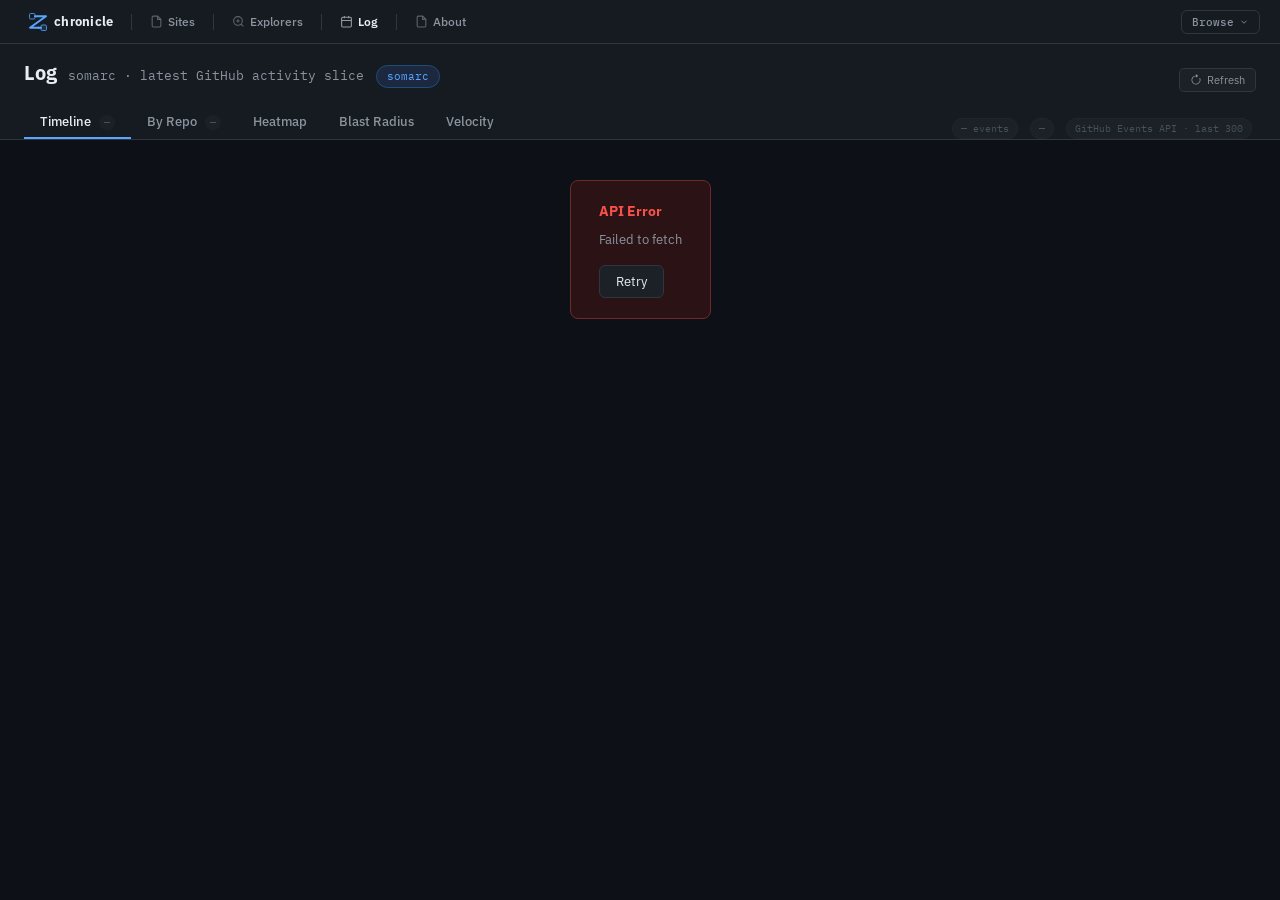
<file: tools/log/index.html>
<!DOCTYPE html>
<html lang="en">
<head>
<meta charset="UTF-8">
<meta name="viewport" content="width=device-width, initial-scale=1">
<title>Log — Chronicle</title>
<link rel="preconnect" href="https://fonts.googleapis.com">
<link rel="preconnect" href="https://fonts.gstatic.com" crossorigin>
<link href="https://fonts.googleapis.com/css2?family=IBM+Plex+Mono:wght@400;500;600&family=IBM+Plex+Sans:wght@400;500;600;700&display=swap" rel="stylesheet">
<style>
/* ── reset ── */
*, *::before, *::after { box-sizing: border-box; margin: 0; padding: 0; }

/* ── tokens ── */
:root {
  --bg:       #0d1117;
  --surface:  #161b22;
  --surface2: #1c2128;
  --border:   #30363d;
  --border2:  #21262d;
  --text:     #e6edf3;
  --muted:    #8b949e;
  --dim:      #484f58;
  --accent:   #58a6ff;
  --green:    #34d399;
  --green-dim:#1a4a36;
  --purple:   #bc8cff;
  --yellow:   #e3b341;
  --red:      #f85149;
  --orange:   #f0883e;
  --font:     'IBM Plex Sans', system-ui, sans-serif;
  --mono:     'IBM Plex Mono', 'Fira Code', monospace;
}

/* ── base ── */
html, body {
  height: 100%;
  overflow: hidden;
  font-family: var(--font);
  background: var(--bg);
  color: var(--text);
  font-size: 14px;
  line-height: 1.5;
}

/* ── scrollbars ── */
::-webkit-scrollbar { width: 6px; height: 6px; }
::-webkit-scrollbar-track { background: transparent; }
::-webkit-scrollbar-thumb { background: var(--border); border-radius: 3px; }
::-webkit-scrollbar-thumb:hover { background: var(--dim); }
* { scrollbar-width: thin; scrollbar-color: var(--border) transparent; }

/* ── layout ── */
#app {
  display: flex;
  flex-direction: column;
  height: 100vh;
  overflow: hidden;
}

#page-nav {
  position: sticky;
  top: 0;
  z-index: 100;
  flex-shrink: 0;
}

#page-header {
  background: var(--surface);
  border-bottom: 1px solid var(--border);
  padding: 14px 24px 0;
  flex-shrink: 0;
}

.page-hd-row {
  display: flex;
  align-items: baseline;
  gap: 12px;
  margin-bottom: 14px;
}

.page-hd-row h1 {
  font-size: 20px;
  font-weight: 700;
  color: var(--text);
  letter-spacing: -.01em;
}

.page-hd-row .sub {
  font-size: 13px;
  color: var(--muted);
  font-family: var(--mono);
}

.page-hd-row .user-pill {
  font-size: 11px;
  font-family: var(--mono);
  background: #1c2840;
  color: var(--accent);
  border: 1px solid #1f4e79;
  border-radius: 20px;
  padding: 2px 10px;
}

/* ── tabs ── */
#tabs {
  display: flex;
  gap: 0;
  align-items: flex-end;
}

.tab-btn {
  padding: 7px 16px;
  font-size: 13px;
  font-weight: 500;
  color: var(--muted);
  background: none;
  border: none;
  border-bottom: 2px solid transparent;
  cursor: pointer;
  transition: color .15s, border-color .15s;
  white-space: nowrap;
  font-family: var(--font);
}

.tab-btn:hover { color: var(--text); }
.tab-btn.active {
  color: var(--text);
  border-bottom-color: var(--accent);
}

.tab-btn .tab-count {
  font-size: 10px;
  font-family: var(--mono);
  color: var(--dim);
  margin-left: 5px;
  background: var(--surface2);
  border-radius: 8px;
  padding: 1px 5px;
}

/* ── view container ── */
#view-area {
  flex: 1;
  overflow: hidden;
  min-height: 0;
  position: relative;
}

.view {
  display: none;
  height: 100%;
  overflow-y: auto;
  padding: 20px 24px;
}

.view.active { display: block; }

/* ── loading overlay ── */
#loading {
  position: absolute;
  inset: 0;
  background: var(--bg);
  z-index: 20;
  display: flex;
  flex-direction: column;
  align-items: center;
  justify-content: center;
  gap: 16px;
}

#loading.hidden { display: none; }

.load-title {
  font-size: 15px;
  font-weight: 600;
  color: var(--text);
}

.load-sub {
  font-size: 12px;
  color: var(--muted);
  font-family: var(--mono);
}

.progress-bar-wrap {
  width: 280px;
  height: 3px;
  background: var(--border);
  border-radius: 3px;
  overflow: hidden;
}

.progress-bar-fill {
  height: 100%;
  background: var(--accent);
  border-radius: 3px;
  transition: width .3s ease;
  width: 0%;
}

.load-steps {
  display: flex;
  flex-direction: column;
  gap: 6px;
  min-width: 280px;
}

.load-step {
  display: flex;
  align-items: center;
  gap: 10px;
  font-size: 12px;
  color: var(--muted);
  font-family: var(--mono);
}

.step-dot {
  width: 8px;
  height: 8px;
  border-radius: 50%;
  background: var(--dim);
  flex-shrink: 0;
  transition: background .3s;
}

.step-dot.done { background: var(--green); }
.step-dot.active { background: var(--accent); animation: pulse 1s ease infinite; }
.step-dot.error { background: var(--red); }

@keyframes pulse {
  0%, 100% { opacity: 1; }
  50% { opacity: .4; }
}

/* ── error state ── */
#error-state {
  display: none;
  padding: 40px 24px;
  text-align: center;
}
#error-state.visible { display: block; }

.error-box {
  display: inline-block;
  background: #2a1215;
  border: 1px solid #6e2a2a;
  border-radius: 8px;
  padding: 20px 28px;
  max-width: 480px;
  text-align: left;
}
.error-box h3 { color: var(--red); font-size: 14px; margin-bottom: 8px; }
.error-box p { color: var(--muted); font-size: 13px; line-height: 1.6; }
.retry-btn {
  margin-top: 14px;
  padding: 7px 16px;
  background: var(--surface2);
  border: 1px solid var(--border);
  color: var(--text);
  border-radius: 6px;
  font-size: 13px;
  cursor: pointer;
  font-family: var(--font);
  transition: background .15s;
}
.retry-btn:hover { background: var(--border); }

/* ── chronicle badge ── */
.chron-badge {
  display: inline-flex;
  align-items: center;
  gap: 4px;
  font-family: var(--mono);
  font-size: 10px;
  color: var(--green);
  background: var(--green-dim);
  border: 1px solid #235c40;
  border-radius: 4px;
  padding: 1px 6px;
  text-decoration: none;
  white-space: nowrap;
  cursor: pointer;
  transition: background .15s;
}
.chron-badge:hover { background: #1f5236; }
.chron-badge::before { content: '◆'; font-size: 8px; }

/* ── repo colour dots ── */
.repo-dot {
  width: 8px;
  height: 8px;
  border-radius: 50%;
  flex-shrink: 0;
  display: inline-block;
}

/* ═══════════════════════════════════════════
   VIEW 1: TIMELINE
═══════════════════════════════════════════ */
.day-group { margin-bottom: 20px; }

.day-label {
  font-size: 11px;
  font-weight: 700;
  text-transform: uppercase;
  letter-spacing: .08em;
  color: var(--muted);
  margin-bottom: 6px;
  padding-bottom: 6px;
  border-bottom: 1px solid var(--border2);
  display: flex;
  align-items: center;
  gap: 10px;
  cursor: pointer;
  user-select: none;
}
.day-label:hover { color: var(--text); }
.day-label:hover .day-toggle { opacity: 1; }

.day-toggle {
  margin-left: auto;
  opacity: 0.4;
  font-size: 10px;
  transition: transform .15s, opacity .15s;
  flex-shrink: 0;
}
.day-group.collapsed .day-toggle { transform: rotate(-90deg); }

.day-count {
  font-size: 10px;
  font-family: var(--mono);
  color: var(--dim);
  background: var(--surface2);
  border-radius: 8px;
  padding: 1px 6px;
}

.day-summary {
  display: none;
  gap: 8px;
  flex-wrap: wrap;
  margin-left: auto;
  padding-right: 4px;
}
.day-group.collapsed .day-summary { display: flex; }
.day-summary-pill {
  font-size: 10px;
  font-family: var(--mono);
  padding: 1px 7px;
  border-radius: 8px;
  border: 1px solid var(--border2);
  display: flex;
  align-items: center;
  gap: 4px;
  color: var(--dim);
}

.day-events { }
.day-group.collapsed .day-events { display: none; }

/* Lane rows — grouped repo+branch push lanes */
.lane-row {
  display: flex;
  align-items: center;
  gap: 10px;
  padding: 4px 8px;
  border-radius: 6px;
  cursor: pointer;
  transition: background .1s;
}
.lane-row:hover { background: var(--surface2); }
.lane-row.expanded { background: var(--surface2); border-radius: 6px 6px 0 0; }

.lane-repo {
  font-family: var(--mono);
  font-size: 12px;
  font-weight: 500;
  flex-shrink: 0;
  min-width: 120px;
  white-space: nowrap;
  overflow: hidden;
  text-overflow: ellipsis;
}
.lane-branch {
  font-family: var(--mono);
  font-size: 11px;
  color: var(--dim);
  background: var(--surface2);
  border: 1px solid var(--border2);
  border-radius: 4px;
  padding: 1px 6px;
  flex-shrink: 0;
  max-width: 180px;
  overflow: hidden;
  text-overflow: ellipsis;
  white-space: nowrap;
}
.lane-count {
  font-family: var(--mono);
  font-size: 10px;
  color: var(--dim);
  flex-shrink: 0;
  min-width: 28px;
}

/* Dot timeline bar */
.lane-bar {
  flex: 1;
  min-width: 0;
  height: 20px;
  position: relative;
}
.lane-dot {
  position: absolute;
  width: 6px;
  height: 6px;
  border-radius: 50%;
  top: 50%;
  transform: translate(-50%, -50%);
  opacity: 0.85;
  transition: opacity .1s, transform .1s;
}
.lane-row:hover .lane-dot { opacity: 1; transform: translate(-50%, -50%) scale(1.3); }
.lane-time-range {
  font-family: var(--mono);
  font-size: 10px;
  color: var(--dim);
  flex-shrink: 0;
  white-space: nowrap;
}
.lane-toggle {
  font-size: 9px;
  color: var(--dim);
  opacity: 0.5;
  flex-shrink: 0;
  transition: transform .15s;
}
.lane-row.expanded .lane-toggle { transform: rotate(180deg); opacity: 1; }

/* Expanded individual events inside a lane */
.lane-events {
  display: none;
  background: var(--surface2);
  border-radius: 0 0 6px 6px;
  border-top: 1px solid var(--border2);
  margin-bottom: 2px;
  overflow: hidden;
}
.lane-events.open { display: block; }

.event-row {
  display: flex;
  align-items: center;
  gap: 10px;
  padding: 5px 8px;
  border-radius: 6px;
  transition: background .1s;
  cursor: default;
}

.event-row:hover { background: var(--surface2); }

.ev-icon {
  width: 20px;
  height: 20px;
  display: flex;
  align-items: center;
  justify-content: center;
  flex-shrink: 0;
  color: var(--muted);
}

.ev-icon svg { width: 14px; height: 14px; }
.ev-icon.push { color: var(--purple); }
.ev-icon.pr { color: var(--green); }
.ev-icon.create { color: var(--accent); }
.ev-icon.delete { color: var(--red); }
.ev-icon.review { color: var(--yellow); }

.ev-repo {
  font-family: var(--mono);
  font-size: 12px;
  font-weight: 500;
  flex-shrink: 0;
  min-width: 0;
}

.ev-repo .repo-owner { color: var(--muted); font-weight: 400; }

.ev-branch {
  font-family: var(--mono);
  font-size: 11px;
  color: var(--dim);
  background: var(--surface2);
  border: 1px solid var(--border2);
  border-radius: 4px;
  padding: 1px 6px;
  flex-shrink: 0;
  max-width: 200px;
  overflow: hidden;
  text-overflow: ellipsis;
  white-space: nowrap;
}

.ev-pr-title {
  font-size: 12px;
  color: var(--text);
  flex: 1;
  min-width: 0;
  overflow: hidden;
  text-overflow: ellipsis;
  white-space: nowrap;
}

.ev-pr-title a {
  color: var(--accent);
  text-decoration: none;
}
.ev-pr-title a:hover { text-decoration: underline; }

.ev-meta {
  margin-left: auto;
  display: flex;
  align-items: center;
  gap: 8px;
  flex-shrink: 0;
}

.ev-time {
  font-family: var(--mono);
  font-size: 11px;
  color: var(--dim);
}

.ev-spacer { flex: 1; min-width: 8px; }

/* ═══════════════════════════════════════════
   VIEW 2: BY REPO
═══════════════════════════════════════════ */
.repo-section {
  margin-bottom: 12px;
  background: var(--surface);
  border: 1px solid var(--border);
  border-radius: 8px;
  overflow: hidden;
}

.repo-hd {
  display: flex;
  align-items: center;
  gap: 12px;
  padding: 12px 16px;
  cursor: pointer;
  user-select: none;
  transition: background .1s;
}

.repo-hd:hover { background: var(--surface2); }

.repo-hd-arrow {
  color: var(--dim);
  transition: transform .2s;
  flex-shrink: 0;
}

.repo-section.open .repo-hd-arrow { transform: rotate(90deg); }

.repo-hd-name {
  font-family: var(--mono);
  font-size: 13px;
  font-weight: 600;
  flex: 1;
  min-width: 0;
}

.repo-hd-name .org-prefix { color: var(--muted); font-weight: 400; }

.repo-stats {
  display: flex;
  align-items: center;
  gap: 10px;
  flex-shrink: 0;
}

.stat-pill {
  font-family: var(--mono);
  font-size: 10px;
  color: var(--muted);
  background: var(--surface2);
  border: 1px solid var(--border2);
  border-radius: 10px;
  padding: 2px 8px;
}

.stat-pill.push { color: var(--purple); border-color: #3d2b5c; background: #1e1a2e; }
.stat-pill.pr { color: var(--green); border-color: #235c40; background: var(--green-dim); }
.stat-pill.create { color: var(--accent); border-color: #1f4e79; background: #1c2840; }

.repo-last-active {
  font-size: 11px;
  font-family: var(--mono);
  color: var(--dim);
}

.repo-body {
  display: none;
  border-top: 1px solid var(--border2);
}

.repo-section.open .repo-body { display: block; }

.repo-event-list { padding: 8px 0; }

.repo-event-row {
  display: flex;
  align-items: center;
  gap: 10px;
  padding: 4px 16px;
  font-size: 12px;
  transition: background .1s;
}
.repo-event-row:hover { background: var(--surface2); }

.repo-ev-time {
  font-family: var(--mono);
  font-size: 11px;
  color: var(--dim);
  flex-shrink: 0;
  min-width: 70px;
}

.repo-ev-branch {
  font-family: var(--mono);
  font-size: 11px;
  color: var(--purple);
  flex: 1;
  min-width: 0;
  overflow: hidden;
  text-overflow: ellipsis;
  white-space: nowrap;
}

/* ═══════════════════════════════════════════
   VIEW 3: HEATMAP
═══════════════════════════════════════════ */
#heatmap-wrap {
  padding: 8px 0;
}

.heatmap-title {
  font-size: 13px;
  font-weight: 600;
  color: var(--text);
  margin-bottom: 16px;
}

.heatmap-scroll {
  flex: 1;
  min-width: 0;
}

.heatmap-grid {
  display: flex;
  gap: 3px;
  align-items: flex-start;
  flex-shrink: 0;
}

.heatmap-col {
  display: flex;
  flex-direction: column;
  gap: 3px;
}

.heatmap-month-row {
  display: flex;
  gap: 3px;
  margin-bottom: 4px;
  min-height: 14px;
  align-items: center;
}

.month-label {
  font-family: var(--mono);
  font-size: 10px;
  color: var(--muted);
  min-width: 0;
}

.day-cell {
  width: 12px;
  height: 12px;
  border-radius: 2px;
  cursor: default;
  transition: opacity .1s;
  position: relative;
  flex-shrink: 0;
}

.day-cell:hover { opacity: .75; outline: 1px solid var(--accent); }

.day-cell[data-count="0"] { background: var(--surface2); }
.day-cell[data-level="1"] { background: #1a4a36; }
.day-cell[data-level="2"] { background: #1e6940; }
.day-cell[data-level="3"] { background: #29a05e; }
.day-cell[data-level="4"] { background: var(--green); }

/* heatmap tooltip */
.hm-tooltip {
  position: fixed;
  background: #1c2128;
  border: 1px solid var(--border);
  border-radius: 6px;
  padding: 8px 12px;
  font-size: 12px;
  color: var(--text);
  pointer-events: none;
  z-index: 100;
  white-space: nowrap;
  display: none;
  box-shadow: 0 8px 24px rgba(0,0,0,.4);
}

.hm-tooltip .tt-date {
  font-family: var(--mono);
  font-size: 11px;
  color: var(--muted);
  margin-bottom: 4px;
}

.hm-tooltip .tt-count {
  font-weight: 600;
  color: var(--green);
}

.hm-tooltip .tt-breakdown {
  margin-top: 6px;
  display: flex;
  flex-direction: column;
  gap: 2px;
}

.tt-row {
  display: flex;
  justify-content: space-between;
  gap: 16px;
  font-size: 11px;
  font-family: var(--mono);
  color: var(--muted);
}

.tt-row .tt-val { color: var(--text); }

.heatmap-stats-bar {
  display: flex;
  gap: 24px;
  margin-top: 20px;
  padding: 14px 16px;
  background: var(--surface);
  border: 1px solid var(--border);
  border-radius: 8px;
  flex-wrap: wrap;
}

.hm-stat {
  display: flex;
  flex-direction: column;
  gap: 3px;
}

.hm-stat-label {
  font-size: 10px;
  font-weight: 700;
  text-transform: uppercase;
  letter-spacing: .07em;
  color: var(--dim);
  font-family: var(--mono);
}

.hm-stat-value {
  font-size: 18px;
  font-weight: 700;
  color: var(--text);
  font-family: var(--mono);
}

.hm-stat-sub {
  font-size: 11px;
  color: var(--muted);
}

.day-labels {
  display: flex;
  flex-direction: column;
  gap: 3px;
  margin-right: 6px;
  padding-top: 20px;
}

.day-label-text {
  font-family: var(--mono);
  font-size: 9px;
  color: var(--dim);
  height: 12px;
  display: flex;
  align-items: center;
}

/* ═══════════════════════════════════════════
   VIEW 4: BLAST RADIUS
═══════════════════════════════════════════ */
#blast-wrap { }

.blast-title-row {
  margin-bottom: 20px;
}

.blast-title-row h2 {
  font-size: 16px;
  font-weight: 700;
  color: var(--text);
  margin-bottom: 4px;
}

.blast-title-row p {
  font-size: 12px;
  color: var(--muted);
}

.blast-bar-wrap {
  margin-bottom: 24px;
}

.blast-bar-label {
  font-size: 11px;
  font-family: var(--mono);
  color: var(--muted);
  margin-bottom: 6px;
  font-weight: 600;
  text-transform: uppercase;
  letter-spacing: .07em;
}

.blast-stacked-bar {
  display: flex;
  height: 28px;
  border-radius: 6px;
  overflow: hidden;
  border: 1px solid var(--border2);
  cursor: pointer;
}

.bar-segment {
  height: 100%;
  display: flex;
  align-items: center;
  justify-content: center;
  font-family: var(--mono);
  font-size: 10px;
  font-weight: 600;
  color: rgba(255,255,255,.85);
  transition: filter .15s, opacity .15s;
  overflow: hidden;
  white-space: nowrap;
  position: relative;
  cursor: pointer;
  min-width: 0;
}

.bar-segment:hover { filter: brightness(1.2); }
.bar-segment.dimmed { opacity: .4; }
.bar-segment.selected { filter: brightness(1.3); outline: 2px solid white; outline-offset: -2px; }

.blast-legend {
  display: flex;
  flex-wrap: wrap;
  gap: 10px;
  margin-top: 10px;
}

.blast-legend-item {
  display: flex;
  align-items: center;
  gap: 6px;
  font-size: 12px;
  color: var(--muted);
  cursor: pointer;
  padding: 3px 8px;
  border-radius: 4px;
  transition: background .1s;
  border: 1px solid transparent;
}

.blast-legend-item:hover { background: var(--surface2); }
.blast-legend-item.selected { background: var(--surface2); border-color: var(--border); color: var(--text); }

.legend-swatch {
  width: 10px;
  height: 10px;
  border-radius: 2px;
  flex-shrink: 0;
}

.legend-count {
  font-family: var(--mono);
  font-size: 10px;
  color: var(--dim);
}

/* blast category detail */
.blast-detail {
  margin-top: 12px;
}

.blast-category-block {
  display: none;
  margin-bottom: 16px;
}

.blast-category-block.visible { display: block; }

.blast-cat-hd {
  font-size: 12px;
  font-weight: 700;
  text-transform: uppercase;
  letter-spacing: .07em;
  color: var(--muted);
  margin-bottom: 10px;
  padding-bottom: 6px;
  border-bottom: 1px solid var(--border2);
  display: flex;
  align-items: center;
  gap: 10px;
}

.blast-branch-table {
  width: 100%;
  border-collapse: collapse;
}

.blast-branch-table th {
  font-family: var(--mono);
  font-size: 10px;
  font-weight: 700;
  text-transform: uppercase;
  letter-spacing: .07em;
  color: var(--dim);
  padding: 4px 8px;
  text-align: left;
  border-bottom: 1px solid var(--border2);
}

.blast-branch-table td {
  padding: 5px 8px;
  font-size: 12px;
  border-bottom: 1px solid var(--border2);
  vertical-align: middle;
}

.blast-branch-table tr:last-child td { border-bottom: none; }
.blast-branch-table tr:hover td { background: var(--surface2); }

.branch-name-cell {
  font-family: var(--mono);
  font-size: 11px;
  color: var(--purple);
}

.branch-repo-cell {
  font-family: var(--mono);
  font-size: 11px;
  color: var(--muted);
}

.branch-count-cell {
  font-family: var(--mono);
  font-size: 11px;
  color: var(--text);
  text-align: right;
}

/* ═══════════════════════════════════════════
   VIEW 5: VELOCITY
═══════════════════════════════════════════ */
#vel-wrap { }

.vel-chart-section {
  margin-bottom: 28px;
}

.vel-chart-title {
  font-size: 13px;
  font-weight: 600;
  color: var(--text);
  margin-bottom: 4px;
}

.vel-chart-sub {
  font-size: 11px;
  color: var(--muted);
  margin-bottom: 16px;
}

.vel-bar-chart {
  display: flex;
  align-items: flex-end;
  gap: 4px;
  height: 160px;
  padding-bottom: 24px;
  position: relative;
}

/* y-axis lines */
.vel-bar-chart::before {
  content: '';
  position: absolute;
  left: 0; right: 0;
  top: 0; bottom: 20px;
  background: repeating-linear-gradient(
    to bottom,
    transparent,
    transparent calc(25% - 1px),
    var(--border2) calc(25% - 1px),
    var(--border2) 25%
  );
  pointer-events: none;
}

.vel-bar-group {
  display: flex;
  flex-direction: column;
  align-items: center;
  gap: 4px;
  flex: 1;
  min-width: 0;
  position: relative;
}

.vel-bar {
  width: 100%;
  border-radius: 3px 3px 0 0;
  min-height: 2px;
  position: relative;
  cursor: default;
  transition: filter .15s;
}

.vel-bar:hover { filter: brightness(1.2); }

.vel-bar-label {
  font-family: var(--mono);
  font-size: 9px;
  color: var(--dim);
  white-space: nowrap;
  position: absolute;
  bottom: 0;
  left: 50%;
  transform: translateX(-50%) rotate(-45deg);
  transform-origin: center top;
  width: max-content;
}

.vel-bar-count {
  position: absolute;
  top: -14px;
  left: 50%;
  transform: translateX(-50%);
  font-family: var(--mono);
  font-size: 10px;
  color: var(--muted);
  white-space: nowrap;
  pointer-events: none;
}

/* y-axis ticks */
.vel-y-axis {
  position: absolute;
  left: -28px;
  top: 0;
  bottom: 24px;
  display: flex;
  flex-direction: column;
  justify-content: space-between;
  pointer-events: none;
}

.vel-y-tick {
  font-family: var(--mono);
  font-size: 9px;
  color: var(--dim);
  text-align: right;
}

/* velocity stats */
.vel-stats-grid {
  display: grid;
  grid-template-columns: repeat(auto-fill, minmax(180px, 1fr));
  gap: 12px;
  margin-bottom: 24px;
}

.vel-stat-card {
  background: var(--surface);
  border: 1px solid var(--border);
  border-radius: 8px;
  padding: 14px 16px;
}

.vel-stat-card .label {
  font-size: 10px;
  font-weight: 700;
  text-transform: uppercase;
  letter-spacing: .07em;
  color: var(--dim);
  font-family: var(--mono);
  margin-bottom: 6px;
}

.vel-stat-card .value {
  font-size: 22px;
  font-weight: 700;
  color: var(--text);
  font-family: var(--mono);
  line-height: 1.2;
}

.vel-stat-card .sub {
  font-size: 11px;
  color: var(--muted);
  margin-top: 3px;
}

.vel-stat-card.accent { border-color: #1f4e79; background: #0f1e35; }
.vel-stat-card.accent .value { color: var(--accent); }
.vel-stat-card.green { border-color: #235c40; background: #0b1f18; }
.vel-stat-card.green .value { color: var(--green); }
.vel-stat-card.yellow { border-color: #5a4220; background: #1e1508; }
.vel-stat-card.yellow .value { color: var(--yellow); }

/* weekly repo breakdown */
.vel-week-repos {
  margin-top: 8px;
}

.vel-week-title {
  font-size: 12px;
  font-weight: 600;
  color: var(--text);
  margin-bottom: 10px;
}

.vel-week-table {
  width: 100%;
  border-collapse: collapse;
}

.vel-week-table th {
  font-family: var(--mono);
  font-size: 10px;
  font-weight: 700;
  text-transform: uppercase;
  letter-spacing: .07em;
  color: var(--dim);
  padding: 5px 10px;
  text-align: left;
  border-bottom: 1px solid var(--border);
  background: var(--surface);
}

.vel-week-table td {
  padding: 6px 10px;
  font-size: 12px;
  border-bottom: 1px solid var(--border2);
  vertical-align: middle;
}

.vel-week-table tr:last-child td { border-bottom: none; }
.vel-week-table tr:hover td { background: var(--surface2); }

.vel-sparkbar {
  height: 6px;
  border-radius: 3px;
  background: var(--accent);
  min-width: 2px;
  display: inline-block;
}

/* ── browse button anchor ── */
#cn-browse-anchor { margin-left: auto; display: flex; align-items: center; }

/* ── header right side ── */
.header-right {
  margin-left: auto;
  display: flex;
  align-items: center;
  gap: 10px;
}

.data-freshness {
  font-family: var(--mono);
  font-size: 10px;
  color: var(--dim);
}

.refresh-btn {
  padding: 4px 10px;
  background: var(--surface2);
  border: 1px solid var(--border);
  color: var(--muted);
  border-radius: 5px;
  font-size: 11px;
  cursor: pointer;
  font-family: var(--font);
  display: flex;
  align-items: center;
  gap: 5px;
  transition: all .15s;
}
.refresh-btn:hover { color: var(--text); border-color: var(--accent); }

/* heatmap day-of-week row */
.heatmap-outer {
  display: flex;
  align-items: flex-start;
  gap: 6px;
  overflow-x: auto;
  padding-bottom: 6px;
}

.dow-labels {
  display: flex;
  flex-direction: column;
  gap: 3px;
  padding-top: 18px;
  flex-shrink: 0;
}

.dow-label {
  font-family: var(--mono);
  font-size: 9px;
  color: var(--dim);
  height: 12px;
  display: flex;
  align-items: center;
  width: 16px;
}

.hm-legend {
  display: flex;
  align-items: center;
  gap: 6px;
  margin-top: 12px;
  font-family: var(--mono);
  font-size: 10px;
  color: var(--muted);
}

.hm-legend-cells {
  display: flex;
  gap: 3px;
}

.hm-legend-cell {
  width: 12px;
  height: 12px;
  border-radius: 2px;
}

/* tooltip for blast segments */
.seg-tooltip {
  position: fixed;
  background: #1c2128;
  border: 1px solid var(--border);
  border-radius: 6px;
  padding: 8px 12px;
  font-size: 12px;
  pointer-events: none;
  z-index: 100;
  display: none;
  box-shadow: 0 8px 24px rgba(0,0,0,.4);
}

/* tabs right side info */
.tabs-meta {
  margin-left: auto;
  display: flex;
  align-items: center;
  gap: 12px;
  padding-right: 4px;
  flex-shrink: 0;
}

.meta-pill {
  font-family: var(--mono);
  font-size: 10px;
  color: var(--dim);
  background: var(--surface2);
  border: 1px solid var(--border2);
  border-radius: 10px;
  padding: 2px 8px;
}

.source-note {
  margin: 0 0 14px;
  padding: 8px 12px;
  color: var(--muted);
  background: var(--surface);
  border: 1px solid var(--border2);
  border-radius: 8px;
  font-family: var(--mono);
  font-size: 11px;
}
</style>
</head>
<body>
<div id="app">
  <!-- Nav -->
  <div id="page-nav"></div>

  <!-- Page header -->
  <div id="page-header">
    <div class="page-hd-row">
      <h1>Log</h1>
      <span class="sub">somarc · latest GitHub activity slice</span>
      <span class="user-pill">somarc</span>
      <div class="header-right">
        <span class="data-freshness" id="freshness-label"></span>
        <button class="refresh-btn" id="refresh-btn" onclick="window.__logRefresh && window.__logRefresh()">
          <svg width="12" height="12" viewBox="0 0 16 16" fill="currentColor">
            <path d="M8 3a5 5 0 1 0 4.546 2.914.5.5 0 0 1 .908-.417A6 6 0 1 1 8 2v1z"/>
            <path d="M8 4.466V.534a.25.25 0 0 1 .41-.192l2.36 1.966c.12.1.12.284 0 .384L8.41 4.658A.25.25 0 0 1 8 4.466z"/>
          </svg>
          Refresh
        </button>
      </div>
    </div>
    <!-- Tab bar -->
    <div id="tabs" role="tablist">
      <button class="tab-btn active" data-view="timeline" role="tab">
        Timeline <span class="tab-count" id="tc-timeline">—</span>
      </button>
      <button class="tab-btn" data-view="repo" role="tab">
        By Repo <span class="tab-count" id="tc-repo">—</span>
      </button>
      <button class="tab-btn" data-view="heatmap" role="tab">
        Heatmap
      </button>
      <button class="tab-btn" data-view="blast" role="tab">
        Blast Radius
      </button>
      <button class="tab-btn" data-view="velocity" role="tab">
        Velocity
      </button>
      <div class="tabs-meta">
        <span class="meta-pill" id="meta-total">— events</span>
        <span class="meta-pill" id="meta-range">—</span>
        <span class="meta-pill" id="meta-source">GitHub Events API · last 300</span>
      </div>
    </div>
  </div>

  <!-- Views -->
  <div id="view-area">
    <!-- Loading -->
    <div id="loading">
      <div class="load-title">Loading activity data…</div>
      <div class="progress-bar-wrap">
        <div class="progress-bar-fill" id="progress-fill"></div>
      </div>
      <div class="load-steps">
        <div class="load-step">
          <div class="step-dot active" id="step-1"></div>
          <span id="step-1-label">GitHub events (page 1)</span>
        </div>
        <div class="load-step">
          <div class="step-dot" id="step-2"></div>
          <span id="step-2-label">GitHub events (page 2)</span>
        </div>
        <div class="load-step">
          <div class="step-dot" id="step-3"></div>
          <span id="step-3-label">GitHub events (page 3)</span>
        </div>
        <div class="load-step">
          <div class="step-dot" id="step-4"></div>
          <span id="step-4-label">Chronicle index</span>
        </div>
      </div>
    </div>

    <!-- Error state -->
    <div id="error-state">
      <div class="error-box">
        <h3>API Error</h3>
        <p id="error-message">An error occurred while loading data.</p>
        <button class="retry-btn" onclick="window.__logRefresh && window.__logRefresh()">Retry</button>
      </div>
    </div>

    <!-- View 1: Timeline -->
    <div class="view active" id="view-timeline">
      <div id="timeline-content"></div>
    </div>

    <!-- View 2: By Repo -->
    <div class="view" id="view-repo">
      <div id="repo-content"></div>
    </div>

    <!-- View 3: Heatmap -->
    <div class="view" id="view-heatmap">
      <div id="heatmap-content"></div>
    </div>

    <!-- View 4: Blast Radius -->
    <div class="view" id="view-blast">
      <div id="blast-content"></div>
    </div>

    <!-- View 5: Velocity -->
    <div class="view" id="view-velocity">
      <div id="velocity-content"></div>
    </div>
  </div>
</div>

<!-- Tooltip elements -->
<div class="hm-tooltip" id="hm-tooltip"></div>
<div class="seg-tooltip" id="seg-tooltip"></div>

<script type="module">
import { buildNav, decorateBrowse } from '/scripts/chronicle-nav.js';
const nav = document.getElementById('page-nav');
buildNav(nav);
</script>

<script type="module">
'use strict';

// ── Constants ──────────────────────────────────────────────────────────────
const GH_USER = 'somarc';
const GH_EVENT_PAGE_SIZE = 100;
const GH_EVENT_PAGE_LIMIT = 3;
const GH_EVENT_SOURCE_LABEL = `GitHub Events API · latest ${GH_EVENT_PAGE_SIZE * GH_EVENT_PAGE_LIMIT}`;
const GH_EVENTS_URL = `https://api.github.com/users/${GH_USER}/events?per_page=${GH_EVENT_PAGE_SIZE}&page=`;
const ACTIVITY_DB_NAME = 'chronicle-activity-log';
const ACTIVITY_DB_VERSION = 1;
const ACTIVITY_STORE_NAME = 'github-events';
const ACTIVITY_ARCHIVE_LIMIT = 5000;
const CHRONICLE_INDEX_URL = 'https://main--chronicle--somarc.aem.live/query-index.json';
const CHRONICLE_BASE = 'https://main--chronicle--somarc.aem.live';
const ACTIVE_EVENT_TYPES = ['PushEvent', 'PullRequestEvent', 'CreateEvent', 'DeleteEvent', 'PullRequestReviewEvent'];

// Repo colours — deterministic palette
const REPO_PALETTE = [
  '#58a6ff', '#bc8cff', '#34d399', '#e3b341', '#f0883e',
  '#f85149', '#79c0ff', '#d2a8ff', '#7ee787', '#ffa657',
  '#ff7b72', '#56d364', '#e3b341', '#a5d6ff', '#ffb3a7',
];
const repoColourMap = new Map();

function getRepoColour(repoName) {
  if (!repoColourMap.has(repoName)) {
    const idx = repoColourMap.size % REPO_PALETTE.length;
    repoColourMap.set(repoName, REPO_PALETTE[idx]);
  }
  return repoColourMap.get(repoName);
}

// Branch prefix categories for Blast Radius
const BRANCH_CATEGORIES = [
  { key: 'feat',  label: 'feat/*',   color: '#58a6ff', prefix: ['feat/', 'feature/'] },
  { key: 'fix',   label: 'fix/*',    color: '#f85149', prefix: ['fix/', 'bugfix/', 'hotfix/'] },
  { key: 'chore', label: 'chore/*',  color: '#8b949e', prefix: ['chore/', 'refactor/', 'cleanup/'] },
  { key: 'docs',  label: 'docs/*',   color: '#e3b341', prefix: ['docs/', 'doc/'] },
  { key: 'main',  label: 'main/trunk', color: '#34d399', prefix: ['main', 'trunk', 'master'] },
  { key: 'other', label: 'other',    color: '#bc8cff', prefix: [] },
];

function categorizeBranch(branch) {
  return BRANCH_CATEGORIES.find(cat => {
    if (cat.key === 'other') return false;
    if (cat.key === 'main') return cat.prefix.includes(branch);
    return cat.prefix.some(p => branch.startsWith(p));
  }) || BRANCH_CATEGORIES[BRANCH_CATEGORIES.length - 1];
}

// ── DOM helpers ─────────────────────────────────────────────────────────────
const $ = id => document.getElementById(id);
const el = (tag, cls, html) => {
  const e = document.createElement(tag);
  if (cls) e.className = cls;
  if (html !== undefined) e.innerHTML = html;
  return e;
};

// ── State ────────────────────────────────────────────────────────────────────
let allEvents = [];
let chronicleEntries = [];
let activeView = 'timeline';
let blastSelectedCat = null;
let fetchedAt = null;
let activitySource = {
  label: GH_EVENT_SOURCE_LABEL,
  fetched: 0,
  max: GH_EVENT_PAGE_SIZE * GH_EVENT_PAGE_LIMIT,
  archived: 0,
  stored: false,
};

// ── Loading UI ───────────────────────────────────────────────────────────────
function setStep(n, state) {
  const dot = $(`step-${n}`);
  if (!dot) return;
  dot.className = `step-dot ${state}`;
}

function setProgress(pct) {
  const fill = $('progress-fill');
  if (fill) fill.style.width = `${pct}%`;
}

function showLoading() {
  const l = $('loading');
  if (l) l.classList.remove('hidden');
  const e = $('error-state');
  if (e) e.classList.remove('visible');
}

function hideLoading() {
  const l = $('loading');
  if (l) l.classList.add('hidden');
}

function showError(msg) {
  hideLoading();
  const e = $('error-state');
  if (e) e.classList.add('visible');
  const m = $('error-message');
  if (m) m.textContent = msg;
}

// ── Fetch ─────────────────────────────────────────────────────────────────────
async function fetchEvents(page) {
  const res = await fetch(`${GH_EVENTS_URL}${page}`);
  if (res.status === 403) {
    throw new Error('GitHub API rate limit reached. The public API allows 60 requests/hour unauthenticated. Try again in a few minutes.');
  }
  if (!res.ok) throw new Error(`GitHub API error: ${res.status} ${res.statusText}`);
  return res.json();
}

function openActivityDb() {
  return new Promise((resolve, reject) => {
    if (!('indexedDB' in window)) {
      reject(new Error('IndexedDB is not available in this browser.'));
      return;
    }

    const req = indexedDB.open(ACTIVITY_DB_NAME, ACTIVITY_DB_VERSION);
    req.onupgradeneeded = () => {
      const db = req.result;
      const store = db.objectStoreNames.contains(ACTIVITY_STORE_NAME)
        ? req.transaction.objectStore(ACTIVITY_STORE_NAME)
        : db.createObjectStore(ACTIVITY_STORE_NAME, { keyPath: 'id' });

      if (!store.indexNames.contains('created_at')) {
        store.createIndex('created_at', 'created_at');
      }
    };
    req.onsuccess = () => resolve(req.result);
    req.onerror = () => reject(req.error || new Error('Failed to open IndexedDB activity archive.'));
  });
}

function readAllStoredEvents(db) {
  return new Promise((resolve, reject) => {
    const tx = db.transaction(ACTIVITY_STORE_NAME, 'readonly');
    const req = tx.objectStore(ACTIVITY_STORE_NAME).getAll();
    req.onsuccess = () => resolve(req.result || []);
    req.onerror = () => reject(req.error || new Error('Failed to read IndexedDB activity archive.'));
  });
}

function writeStoredEvents(db, events) {
  return new Promise((resolve, reject) => {
    const tx = db.transaction(ACTIVITY_STORE_NAME, 'readwrite');
    const store = tx.objectStore(ACTIVITY_STORE_NAME);
    events.forEach(event => store.put(event));
    tx.oncomplete = () => resolve();
    tx.onerror = () => reject(tx.error || new Error('Failed to write IndexedDB activity archive.'));
  });
}

function pruneStoredEvents(db, events) {
  const overflow = events.slice(ACTIVITY_ARCHIVE_LIMIT);
  if (!overflow.length) return Promise.resolve();

  return new Promise((resolve, reject) => {
    const tx = db.transaction(ACTIVITY_STORE_NAME, 'readwrite');
    const store = tx.objectStore(ACTIVITY_STORE_NAME);
    overflow.forEach(event => store.delete(event.id));
    tx.oncomplete = () => resolve();
    tx.onerror = () => reject(tx.error || new Error('Failed to prune IndexedDB activity archive.'));
  });
}

function mergeEvents(...eventLists) {
  const seen = new Set();
  return eventLists
    .flat()
    .filter(Boolean)
    .filter(event => {
      if (!event.id || seen.has(event.id)) return false;
      seen.add(event.id);
      return true;
    })
    .sort((a, b) => new Date(b.created_at) - new Date(a.created_at));
}

async function fetchActivityEvents() {
  // The GitHub Events API only exposes a short public window; IndexedDB keeps a local rolling archive between visits.
  const pages = Array.from({ length: GH_EVENT_PAGE_LIMIT }, (_, i) => i + 1);
  const results = await Promise.allSettled(pages.map(page => fetchEvents(page)));
  const first = results[0];
  if (first.status === 'rejected') {
    throw new Error(first.reason?.message || 'Failed to fetch events');
  }

  results.forEach((result, i) => {
    setStep(i + 1, result.status === 'fulfilled' && result.value.length > 0 ? 'done' : 'error');
  });

  const fetchedEvents = mergeEvents(
    results.flatMap(result => (result.status === 'fulfilled' ? result.value || [] : [])),
  );
  let events = fetchedEvents;
  let archived = fetchedEvents.length;
  let stored = false;

  try {
    const db = await openActivityDb();
    try {
      const storedEvents = await readAllStoredEvents(db);
      const merged = mergeEvents(fetchedEvents, storedEvents);
      const retained = merged.slice(0, ACTIVITY_ARCHIVE_LIMIT);
      await writeStoredEvents(db, retained);
      await pruneStoredEvents(db, merged);
      events = retained;
      archived = retained.length;
      stored = true;
    } finally {
      db.close();
    }
  } catch (err) {
    console.warn('Chronicle activity archive unavailable:', err);
  }

  return {
    events,
    source: {
      label: stored ? `${GH_EVENT_SOURCE_LABEL} + IndexedDB archive` : GH_EVENT_SOURCE_LABEL,
      fetched: fetchedEvents.length,
      max: GH_EVENT_PAGE_SIZE * GH_EVENT_PAGE_LIMIT,
      archived,
      stored,
    },
  };
}

async function fetchChronicle() {
  try {
    const res = await fetch(CHRONICLE_INDEX_URL);
    if (!res.ok) return [];
    const data = await res.json();
    return data.data || [];
  } catch {
    return [];
  }
}

async function loadData() {
  showLoading();
  setStep(1, 'active');
  setStep(2, 'active');
  setStep(3, 'active');
  setStep(4, '');
  setProgress(10);

  try {
    const [activity, chronicle] = await Promise.allSettled([
      fetchActivityEvents(),
      fetchChronicle(),
    ]);

    setProgress(80);

    if (activity.status === 'rejected') {
      throw new Error(activity.reason?.message || 'Failed to fetch events');
    }

    setStep(4, chronicle.status === 'fulfilled' ? 'done' : 'error');
    setProgress(100);

    allEvents = activity.value.events;
    activitySource = activity.value.source;
    chronicleEntries = chronicle.status === 'fulfilled' ? chronicle.value : (chronicle || []);

    fetchedAt = new Date();
    $('freshness-label').textContent = `Fetched ${fetchedAt.toLocaleTimeString('en-US', { hour: 'numeric', minute: '2-digit', timeZone: TZ })}`;

    // Assign repo colours up-front
    const repos = [...new Set(allEvents.map(e => e.repo.name))];
    repos.forEach(r => getRepoColour(r));

    hideLoading();
    renderAll();

  } catch (err) {
    setStep(1, 'error');
    showError(err.message);
  }
}

// ── Chronicle helpers ─────────────────────────────────────────────────────────
function getChronicleForPR(prUrl) {
  return chronicleEntries.find(e => e['pr-url'] === prUrl) || null;
}

function getChronicleForRepo(repoName) {
  // repoName is like "owner/repo", project field is just "repo"
  const short = repoName.split('/')[1] || repoName;
  return chronicleEntries.filter(e => e.project === short);
}

function chronicleBadge(entry) {
  if (!entry) return '';
  const url = CHRONICLE_BASE + entry.path;
  return `<a class="chron-badge" href="${url}" target="_blank" title="${entry.title}">chronicled</a>`;
}

function sourceNote(detail = '') {
  const note = el('div', 'source-note');
  const suffix = detail ? ` ${detail}` : '';
  const archive = activitySource.stored
    ? ` ${activitySource.archived} retained locally.`
    : '';
  note.textContent = `${activitySource.label}; ${activitySource.fetched} fetched from the API.${archive}${suffix}`;
  return note;
}

// ── Formatting helpers ────────────────────────────────────────────────────────
const TZ = Intl.DateTimeFormat().resolvedOptions().timeZone || 'America/New_York';
const DATE_KEY_FORMATTER = new Intl.DateTimeFormat('en-US', {
  year: 'numeric',
  month: '2-digit',
  day: '2-digit',
  timeZone: TZ,
});

function localDateKey(value) {
  const parts = DATE_KEY_FORMATTER.formatToParts(new Date(value));
  const byType = Object.fromEntries(parts.map(part => [part.type, part.value]));
  return `${byType.year}-${byType.month}-${byType.day}`;
}

function localDateFromKey(key) {
  const [year, month, day] = key.split('-').map(Number);
  return new Date(year, month - 1, day);
}

function shiftLocalDays(date, days) {
  const shifted = new Date(date);
  shifted.setDate(shifted.getDate() + days);
  return shifted;
}

function fmtTime(iso) {
  return new Date(iso).toLocaleTimeString('en-US', { hour: 'numeric', minute: '2-digit', timeZone: TZ });
}

function fmtDate(iso) {
  return new Date(iso).toLocaleDateString('en-US', {
    weekday: 'short', month: 'short', day: 'numeric', timeZone: TZ,
  });
}

function fmtDateShort(iso) {
  return new Date(iso).toLocaleDateString('en-US', { month: 'short', day: 'numeric', timeZone: TZ });
}

function fmtRelative(iso) {
  const diff = Date.now() - new Date(iso);
  const mins = Math.floor(diff / 60000);
  if (mins < 60) return `${mins}m ago`;
  const hrs = Math.floor(mins / 60);
  if (hrs < 24) return `${hrs}h ago`;
  const days = Math.floor(hrs / 24);
  return `${days}d ago`;
}

function parseBranch(ref) {
  return ref ? ref.replace('refs/heads/', '') : 'unknown';
}

function splitRepo(fullName) {
  const parts = fullName.split('/');
  if (parts.length === 2) return { owner: parts[0], repo: parts[1] };
  return { owner: '', repo: fullName };
}

// ── Icons ─────────────────────────────────────────────────────────────────────
const ICONS = {
  push: `<svg viewBox="0 0 16 16" fill="currentColor"><path d="M1 2.5A2.5 2.5 0 0 1 3.5 0h8.75a.75.75 0 0 1 .75.75v3.5a.75.75 0 0 1-1.5 0V1.5h-8a1 1 0 0 0-1 1v6.708A2.492 2.492 0 0 1 3.5 9h3.25a.75.75 0 0 1 0 1.5H3.5a1 1 0 1 0 0 2h5.75a.75.75 0 0 1 0 1.5H3.5A2.5 2.5 0 0 1 1 11.5Zm13.23 7.79l-2.73 2.73a.75.75 0 0 1-1.06-1.06l1.47-1.47H6.75a.75.75 0 0 1 0-1.5h5.16l-1.47-1.47a.75.75 0 1 1 1.06-1.06l2.73 2.73a.748.748 0 0 1 0 1.06Z"/></svg>`,
  pr: `<svg viewBox="0 0 16 16" fill="currentColor"><path d="M5.45 5.154A4.25 4.25 0 0 0 9.25 7.5h1.378a2.251 2.251 0 1 1 0 1.5H9.25A5.734 5.734 0 0 1 5 7.123v3.505a2.25 2.25 0 1 1-1.5 0V5.372a2.25 2.25 0 1 1 1.95-.218ZM4.25 13.5a.75.75 0 1 0 0-1.5.75.75 0 0 0 0 1.5Zm8.5-4.5a.75.75 0 1 0 0-1.5.75.75 0 0 0 0 1.5ZM5 3.25a.75.75 0 1 0 0 .005V3.25Z"/></svg>`,
  create: `<svg viewBox="0 0 16 16" fill="currentColor"><path d="M8 0a8 8 0 1 1 0 16A8 8 0 0 1 8 0ZM1.5 8a6.5 6.5 0 1 0 13 0 6.5 6.5 0 0 0-13 0Zm7.25-3.25v2.5h2.5a.75.75 0 0 1 0 1.5h-2.5v2.5a.75.75 0 0 1-1.5 0v-2.5h-2.5a.75.75 0 0 1 0-1.5h2.5v-2.5a.75.75 0 0 1 1.5 0Z"/></svg>`,
  delete: `<svg viewBox="0 0 16 16" fill="currentColor"><path d="M11 1.75V3h2.25a.75.75 0 0 1 0 1.5H2.75a.75.75 0 0 1 0-1.5H5V1.75C5 .784 5.784 0 6.75 0h2.5C10.216 0 11 .784 11 1.75ZM4.496 6.675l.66 6.6a.25.25 0 0 0 .249.225h5.19a.25.25 0 0 0 .249-.225l.66-6.6a.75.75 0 0 1 1.492.149l-.66 6.6A1.748 1.748 0 0 1 10.595 15h-5.19a1.75 1.75 0 0 1-1.741-1.575l-.66-6.6a.75.75 0 1 1 1.492-.15ZM6.5 1.75V3h3V1.75a.25.25 0 0 0-.25-.25h-2.5a.25.25 0 0 0-.25.25Z"/></svg>`,
  review: `<svg viewBox="0 0 16 16" fill="currentColor"><path d="M1.5 2.75a.25.25 0 0 1 .25-.25h12.5a.25.25 0 0 1 .25.25v7.5a.25.25 0 0 1-.25.25h-6.5a.75.75 0 0 0-.53.22L4.5 13.44V11.25a.75.75 0 0 0-.75-.75h-2a.25.25 0 0 1-.25-.25v-7.5ZM1.75 1A1.75 1.75 0 0 0 0 2.75v7.5C0 11.216.784 12 1.75 12H3v1.543a1.457 1.457 0 0 0 2.487 1.03L7.31 12.5h6.44A1.75 1.75 0 0 0 15.5 10.75v-8A1.75 1.75 0 0 0 13.75 1Zm5 4.5a.75.75 0 0 0 0 1.5h4.5a.75.75 0 0 0 0-1.5ZM6 7.25a.75.75 0 0 1 .75-.75h4.5a.75.75 0 0 1 0 1.5h-4.5A.75.75 0 0 1 6 7.25Z"/></svg>`,
  watch: `<svg viewBox="0 0 16 16" fill="currentColor"><path d="M8 2c1.981 0 3.671.992 4.933 2.078 1.27 1.091 2.187 2.345 2.637 3.023a1.62 1.62 0 0 1 0 1.798c-.45.678-1.367 1.932-2.637 3.023C11.67 13.008 9.981 14 8 14c-1.981 0-3.671-.992-4.933-2.078C1.797 10.83.88 9.576.43 8.898a1.62 1.62 0 0 1 0-1.798c.45-.677 1.367-1.931 2.637-3.022C4.33 2.992 6.019 2 8 2ZM1.679 7.932a.12.12 0 0 0 0 .136c.411.622 1.241 1.75 2.366 2.717C5.176 11.758 6.527 12.5 8 12.5c1.473 0 2.825-.742 3.955-1.715 1.124-.967 1.954-2.096 2.366-2.717a.12.12 0 0 0 0-.136c-.412-.621-1.242-1.75-2.366-2.717C10.824 4.242 9.473 3.5 8 3.5c-1.473 0-2.825.742-3.955 1.715-1.124.967-1.954 2.096-2.366 2.717ZM8 10a2 2 0 1 1-.001-3.999A2 2 0 0 1 8 10Z"/></svg>`,
};

function evIcon(type) {
  const cls = {
    'PushEvent': 'push', 'PullRequestEvent': 'pr',
    'CreateEvent': 'create', 'DeleteEvent': 'delete',
    'PullRequestReviewEvent': 'review', 'WatchEvent': 'watch',
  }[type] || 'watch';
  return `<div class="ev-icon ${cls}">${ICONS[cls] || ICONS.watch}</div>`;
}

// ── View switching ────────────────────────────────────────────────────────────
function switchView(name) {
  activeView = name;
  document.querySelectorAll('.tab-btn').forEach(b => {
    b.classList.toggle('active', b.dataset.view === name);
  });
  document.querySelectorAll('.view').forEach(v => {
    v.classList.toggle('active', v.id === `view-${name}`);
  });
  // Update hash
  const url = new URL(window.location.href);
  url.hash = `#view=${name}`;
  window.history.replaceState(null, '', url.toString());
}

// ── RENDER ALL ────────────────────────────────────────────────────────────────
function renderAll() {
  if (!allEvents.length) return;

  const filtered = allEvents.filter(e => ACTIVE_EVENT_TYPES.includes(e.type));

  updateMetaPills(filtered);
  renderTimeline(filtered);
  renderByRepo(filtered);
  renderHeatmap(allEvents); // use all for heatmap including WatchEvent
  renderBlastRadius(filtered);
  renderVelocity(filtered);
}

function updateMetaPills(events) {
  $('tc-timeline').textContent = events.length;
  $('tc-repo').textContent = new Set(events.map(e => e.repo.name)).size;
  $('meta-total').textContent = `${events.length} shown`;
  $('meta-source').textContent = activitySource.stored
    ? `${activitySource.archived} local · ${activitySource.fetched}/${activitySource.max} API`
    : `${activitySource.label} · ${activitySource.fetched}/${activitySource.max}`;

  if (events.length > 0) {
    const dates = events.map(e => e.created_at).sort();
    const from = fmtDateShort(dates[0]);
    const to = fmtDateShort(dates[dates.length - 1]);
    $('meta-range').textContent = `${from} – ${to}`;
  }
}

// ══════════════════════════════════════════════════════════════════════════════
//  VIEW 1: TIMELINE
// ══════════════════════════════════════════════════════════════════════════════
function renderTimeline(events) {
  const container = $('timeline-content');
  container.innerHTML = '';
  container.appendChild(sourceNote('Timeline applies the signal-event filter, groups push activity into lanes, and highlights PR/create/delete/review events.'));

  // Repo colour legend
  const legendRow = el('div', '');
  legendRow.style.cssText = 'display:flex;gap:8px;flex-wrap:wrap;margin-bottom:14px;padding:8px 12px;background:var(--surface);border:1px solid var(--border2);border-radius:8px;align-items:center;';
  const repoNames = [...new Set(events.map(e => e.repo.name))];
  repoNames.slice(0, 9).forEach(r => {
    const { repo } = splitRepo(r);
    const colour = getRepoColour(r);
    const item = el('span', '');
    item.style.cssText = `font-size:10px;font-family:var(--mono);color:${colour};display:flex;align-items:center;gap:4px;`;
    item.innerHTML = `<span style="width:7px;height:7px;border-radius:50%;background:${colour};display:inline-block;flex-shrink:0"></span>${escHtml(repo)}`;
    legendRow.appendChild(item);
  });
  if (repoNames.length > 9) {
    const more = el('span', '');
    more.style.cssText = 'font-size:10px;font-family:var(--mono);color:var(--dim);';
    more.textContent = `+${repoNames.length - 9} more`;
    legendRow.appendChild(more);
  }
  container.appendChild(legendRow);

  // Group by day
  const byDay = new Map();
  events.forEach(e => {
    const day = localDateKey(e.created_at);
    if (!byDay.has(day)) byDay.set(day, []);
    byDay.get(day).push(e);
  });

  [...byDay.keys()].sort((a, b) => b.localeCompare(a)).forEach(day => {
    const dayEvents = byDay.get(day);
    const group = el('div', 'day-group');

    // Collapsed summary pills
    const typeCounts = dayEvents.reduce((acc, e) => {
      const t = e.type.replace('Event', '').toLowerCase();
      acc[t] = (acc[t] || 0) + 1;
      return acc;
    }, {});
    const typeColours = { push: 'var(--purple)', pullrequest: 'var(--green)', create: 'var(--accent)', delete: 'var(--red)', pullrequestreview: 'var(--yellow)' };
    const summaryHtml = Object.entries(typeCounts).map(([t, n]) => {
      const colour = typeColours[t] || 'var(--muted)';
      return `<span class="day-summary-pill" style="border-color:${colour}33;color:${colour}">${n} ${t}</span>`;
    }).join('');

    const label = el('div', 'day-label');
    label.innerHTML = `${fmtDate(localDateFromKey(day))} <span class="day-count">${dayEvents.length}</span><div class="day-summary">${summaryHtml}</div><span class="day-toggle">▾</span>`;
    label.addEventListener('click', () => group.classList.toggle('collapsed'));
    group.appendChild(label);

    const eventsEl = el('div', 'day-events');

    // Separate push events (lane-grouped) from signal events (always full rows)
    const pushEvents = dayEvents.filter(e => e.type === 'PushEvent');
    const signalEvents = dayEvents.filter(e => e.type !== 'PushEvent');

    // Compute day time span for dot positioning
    const allTimes = dayEvents.map(e => new Date(e.created_at).getTime());
    const dayMin = Math.min(...allTimes);
    const dayMax = Math.max(...allTimes);
    const daySpan = dayMax - dayMin || 1;

    // Build push lanes: group by repo+branch
    const laneMap = new Map();
    pushEvents.forEach(e => {
      const branch = parseBranch(e.payload.ref);
      const key = `${e.repo.name}::${branch}`;
      if (!laneMap.has(key)) laneMap.set(key, { repo: e.repo.name, branch, events: [] });
      laneMap.get(key).events.push(e);
    });

    // Render signal events (PRs, creates, deletes) first — they're the headline
    signalEvents.forEach(e => eventsEl.appendChild(buildSignalRow(e, dayMin, daySpan)));

    // Render push lanes
    laneMap.forEach(({ repo, branch, events: laneEvents }) => {
      const colour = getRepoColour(repo);
      const { repo: repoShort } = splitRepo(repo);
      const times = laneEvents.map(e => new Date(e.created_at).getTime()).sort((a, b) => a - b);
      const earliest = new Date(times[0]);
      const latest = new Date(times[times.length - 1]);
      const timeLabel = times.length > 1
        ? `${fmtTime(earliest.toISOString())}–${fmtTime(latest.toISOString())}`
        : fmtTime(earliest.toISOString());

      // Chronicle badge — once per lane
      const repoEntries = getChronicleForRepo(repo);
      const badge = repoEntries.length > 0 ? chronicleBadge(repoEntries[0]) : '';

      const laneRow = el('div', 'lane-row');

      // Dot bar
      const barDiv = el('div', 'lane-bar');
      times.forEach(t => {
        const pct = daySpan > 1 ? ((t - dayMin) / daySpan) * 92 + 4 : 50; // 4–96% range
        const dot = el('div', 'lane-dot');
        dot.style.cssText = `left:${pct.toFixed(1)}%;background:${colour};`;
        dot.title = new Date(t).toLocaleTimeString('en-US', { hour: 'numeric', minute: '2-digit', timeZone: TZ });
        barDiv.appendChild(dot);
      });

      laneRow.innerHTML = `
        <span class="ev-icon push" style="flex-shrink:0">${ICONS.push}</span>
        <span class="lane-repo" style="color:${colour}">${escHtml(repoShort)}</span>
        <span class="lane-branch">${escHtml(branch)}</span>
        <span class="lane-count">×${laneEvents.length}</span>
      `;
      laneRow.appendChild(barDiv);
      const timeSpan = el('span', 'lane-time-range');
      timeSpan.textContent = timeLabel;
      laneRow.appendChild(timeSpan);
      if (badge) {
        const badgeEl = el('span', '');
        badgeEl.innerHTML = badge;
        laneRow.appendChild(badgeEl);
      }
      const toggleSpan = el('span', 'lane-toggle');
      toggleSpan.textContent = '▾';
      laneRow.appendChild(toggleSpan);

      // Expandable individual event rows
      const laneEventsEl = el('div', 'lane-events');
      laneEvents.sort((a, b) => a.created_at.localeCompare(b.created_at)).forEach(e => {
        laneEventsEl.appendChild(buildEventRow(e));
      });

      laneRow.addEventListener('click', () => {
        const open = laneEventsEl.classList.toggle('open');
        laneRow.classList.toggle('expanded', open);
      });

      eventsEl.appendChild(laneRow);
      eventsEl.appendChild(laneEventsEl);
    });

    group.appendChild(eventsEl);
    container.appendChild(group);
  });
}

function buildSignalRow(e, dayMin, daySpan) {
  const { type, repo, created_at, payload } = e;
  const colour = getRepoColour(repo.name);
  const { repo: repoShort } = splitRepo(repo.name);
  const row = el('div', 'event-row');

  let details = '';
  let badge = '';

  if (type === 'PullRequestEvent') {
    const pr = payload.pull_request;
    const prNum = payload.number || (pr && pr.number);
    const prUrl = `https://github.com/${repo.name}/pull/${prNum}`;
    const branch = pr && pr.head ? pr.head.ref : '';
    const action = payload.action || '';
    const actionColor = action === 'opened' ? 'var(--green)' : action === 'closed' || action === 'merged' ? 'var(--red)' : 'var(--muted)';
    details = `<span class="ev-pr-title">
      <a href="${prUrl}" target="_blank" rel="noopener">PR #${prNum}</a>
      ${branch ? `<span class="ev-branch" style="color:var(--yellow);margin-left:4px">${escHtml(branch)}</span>` : ''}
      <span style="color:${actionColor};font-size:10px;font-family:var(--mono);margin-left:4px">${action}</span>
    </span>`;
    const chEntry = getChronicleForPR(prUrl);
    if (chEntry) badge = chronicleBadge(chEntry);
  } else if (type === 'CreateEvent') {
    const ref = payload.ref || '';
    const refType = payload.ref_type || 'ref';
    details = `<span class="ev-branch" style="color:var(--accent)">+ ${escHtml(ref)} <span style="color:var(--dim);font-weight:400">${refType}</span></span>`;
  } else if (type === 'DeleteEvent') {
    const ref = payload.ref || '';
    details = `<span class="ev-branch" style="color:var(--red)">deleted ${escHtml(ref)}</span>`;
  } else if (type === 'PullRequestReviewEvent') {
    details = `<span class="ev-branch" style="color:var(--yellow)">review · ${escHtml(payload.action || '')}</span>`;
  }

  row.innerHTML = `
    ${evIcon(type)}
    <span class="ev-repo">
      <span class="repo-dot" style="background:${colour}"></span>
      ${escHtml(repoShort)}
    </span>
    ${details}
    <span class="ev-spacer"></span>
    ${badge}
    <span class="ev-time">${fmtTime(created_at)}</span>
  `;
  return row;
}

function buildEventRow(e) {
  const { type, repo, created_at, payload } = e;
  const colour = getRepoColour(repo.name);
  const { repo: repoShort } = splitRepo(repo.name);
  const row = el('div', 'event-row');
  row.style.cssText = 'padding-left:20px;opacity:0.75;';

  const branch = type === 'PushEvent' ? parseBranch(payload.ref) : '';
  row.innerHTML = `
    ${evIcon(type)}
    <span class="ev-repo" style="color:${colour}">${escHtml(repoShort)}</span>
    ${branch ? `<span class="ev-branch">${escHtml(branch)}</span>` : ''}
    <span class="ev-spacer"></span>
    <span class="ev-time">${fmtTime(created_at)}</span>
  `;
  return row;
}

// ══════════════════════════════════════════════════════════════════════════════
//  VIEW 2: BY REPO
// ══════════════════════════════════════════════════════════════════════════════
function renderByRepo(events) {
  const container = $('repo-content');
  container.innerHTML = '';
  container.appendChild(sourceNote('Repository totals apply the signal-event filter and are relative to the current slice.'));

  // Group by repo
  const byRepo = new Map();
  events.forEach(e => {
    if (!byRepo.has(e.repo.name)) byRepo.set(e.repo.name, []);
    byRepo.get(e.repo.name).push(e);
  });

  // Sort by count desc
  const sorted = [...byRepo.entries()].sort((a, b) => b[1].length - a[1].length);

  sorted.forEach(([repoName, repoEvents], idx) => {
    const section = buildRepoSection(repoName, repoEvents, idx === 0);
    container.appendChild(section);
  });
}

function buildRepoSection(repoName, events, startOpen) {
  const { owner, repo } = splitRepo(repoName);
  const colour = getRepoColour(repoName);
  const chronicleEntries = getChronicleForRepo(repoName);

  // Count by type
  const typeCounts = {};
  events.forEach(e => { typeCounts[e.type] = (typeCounts[e.type] || 0) + 1; });

  // Last active
  const lastActive = events.map(e => e.created_at).sort().pop();

  const section = el('div', `repo-section${startOpen ? ' open' : ''}`);

  // Build stat pills HTML
  const pills = [];
  if (typeCounts['PushEvent']) pills.push(`<span class="stat-pill push">⬆ ${typeCounts['PushEvent']} push${typeCounts['PushEvent'] > 1 ? 'es' : ''}</span>`);
  if (typeCounts['PullRequestEvent']) pills.push(`<span class="stat-pill pr">⎇ ${typeCounts['PullRequestEvent']} PR</span>`);
  if (typeCounts['CreateEvent']) pills.push(`<span class="stat-pill create">+ ${typeCounts['CreateEvent']} create</span>`);
  if (typeCounts['DeleteEvent']) pills.push(`<span class="stat-pill" style="color:var(--red)">− ${typeCounts['DeleteEvent']} delete</span>`);

  // Chronicle badge
  let chronBadge = '';
  if (chronicleEntries.length > 0) {
    const entry = chronicleEntries[0];
    const url = CHRONICLE_BASE + entry.path;
    chronBadge = `<a class="chron-badge" href="${url}" target="_blank">${chronicleEntries.length} entr${chronicleEntries.length > 1 ? 'ies' : 'y'}</a>`;
  }

  section.innerHTML = `
    <div class="repo-hd">
      <span class="repo-dot" style="background:${colour};width:10px;height:10px;border-radius:50%;flex-shrink:0"></span>
      <span class="repo-hd-name">
        ${owner ? `<span class="org-prefix">${escHtml(owner)}/</span>` : ''}${escHtml(repo)}
      </span>
      <div class="repo-stats">
        ${pills.join('')}
        ${chronBadge}
        <span class="repo-last-active">${fmtRelative(lastActive)}</span>
      </div>
      <span class="repo-hd-arrow">▶</span>
    </div>
    <div class="repo-body">
      <div class="repo-event-list" id="repo-list-${sanitizeId(repoName)}"></div>
    </div>
  `;

  // Toggle
  const hd = section.querySelector('.repo-hd');
  hd.addEventListener('click', () => section.classList.toggle('open'));

  // Populate event list lazily when first opened
  const listId = `repo-list-${sanitizeId(repoName)}`;
  const populateList = () => {
    const list = document.getElementById(listId);
    if (!list || list.dataset.populated) return;
    list.dataset.populated = '1';
    events.forEach(e => {
      const row = el('div', 'repo-event-row');
      const branch = e.type === 'PushEvent' ? parseBranch(e.payload.ref)
        : e.type === 'CreateEvent' ? `+${e.payload.ref}`
        : e.type === 'PullRequestEvent' ? `PR #${e.payload.number}`
        : e.type;
      const prTitle = e.type === 'PullRequestEvent' && e.payload.pull_request
        ? `<span style="color:var(--muted);font-size:11px;margin-left:8px">${escHtml(e.payload.pull_request.title || '')}</span>` : '';
      row.innerHTML = `
        ${evIcon(e.type)}
        <span class="repo-ev-time">${new Date(e.created_at).toLocaleDateString('en-US', { month: 'short', day: 'numeric', timeZone: TZ })} ${fmtTime(e.created_at)}</span>
        <span class="repo-ev-branch">${escHtml(branch)}</span>
        ${prTitle}
      `;
      list.appendChild(row);
    });
  };

  if (startOpen) populateList();
  hd.addEventListener('click', populateList);

  return section;
}

// ══════════════════════════════════════════════════════════════════════════════
//  VIEW 3: HEATMAP
// ══════════════════════════════════════════════════════════════════════════════
function renderHeatmap(events) {
  const container = $('heatmap-content');
  container.innerHTML = '';
  container.appendChild(sourceNote('The heatmap includes all fetched event types and its scale is fitted to this slice, not lifetime activity.'));

  // Build day→events map
  const dayMap = new Map();
  events.forEach(e => {
    const day = localDateKey(e.created_at);
    if (!dayMap.has(day)) dayMap.set(day, []);
    dayMap.get(day).push(e);
  });

  // Determine date range: from earliest event day to today
  const allDays = [...dayMap.keys()].sort();
  if (!allDays.length) return;

  const earliest = localDateFromKey(allDays[0]);
  const today = new Date();
  today.setHours(0, 0, 0, 0);

  // Extend to Sunday before earliest and Saturday after today
  const startSunday = shiftLocalDays(earliest, -earliest.getDay());

  const endSaturday = shiftLocalDays(today, 6 - today.getDay());

  // Build week columns (Sun → Sat grid like GitHub)
  const weeks = [];
  const cur = new Date(startSunday);
  while (cur <= endSaturday) {
    const week = [0, 1, 2, 3, 4, 5, 6].map(() => {
      const d = new Date(cur);
      cur.setDate(cur.getDate() + 1);
      return d;
    });
    weeks.push(week);
  }

  // Max count for scaling
  let maxCount = 0;
  dayMap.forEach(evs => { if (evs.length > maxCount) maxCount = evs.length; });

  function getLevel(count) {
    if (!count) return 0;
    if (count <= 2) return 1;
    if (count <= 5) return 2;
    if (count <= 10) return 3;
    return 4;
  }

  // Build tooltip helper
  const tooltip = $('hm-tooltip');

  const wrap = el('div', 'heatmap-wrap');

  // Title
  const title = el('div', 'heatmap-title');
  title.textContent = `Latest activity heatmap · ${allDays.length > 0 ? allDays[0] : ''} → ${allDays[allDays.length-1] || ''}`;
  wrap.appendChild(title);

  const outer = el('div', 'heatmap-outer');

  // Day-of-week labels
  const dowLabels = el('div', 'dow-labels');
  ['', 'Mon', '', 'Wed', '', 'Fri', ''].forEach(d => {
    const lbl = el('div', 'dow-label');
    lbl.textContent = d;
    dowLabels.appendChild(lbl);
  });
  outer.appendChild(dowLabels);

  const scroll = el('div', 'heatmap-scroll');
  const grid = el('div', 'heatmap-grid');

  weeks.forEach(week => {
    const col = el('div', 'heatmap-col');
    week.forEach((date, dow) => {
      const dateStr = localDateKey(date);
      const evs = dayMap.get(dateStr) || [];
      const count = evs.length;
      const level = getLevel(count);

      const cell = el('div', 'day-cell');
      cell.dataset.count = count;
      if (count > 0) cell.dataset.level = level;
      cell.title = `${dateStr}: ${count} events`;

      // Tooltip logic
      cell.addEventListener('mouseenter', ev => {
        if (!count) {
          tooltip.style.display = 'none';
          return;
        }
        const typeCounts = {};
        evs.forEach(e => { typeCounts[e.type] = (typeCounts[e.type] || 0) + 1; });
        const breakdown = Object.entries(typeCounts)
          .map(([t, c]) => `<div class="tt-row"><span>${t.replace('Event', '')}</span><span class="tt-val">${c}</span></div>`)
          .join('');
        tooltip.innerHTML = `
          <div class="tt-date">${dateStr}</div>
          <div class="tt-count">${count} event${count > 1 ? 's' : ''}</div>
          <div class="tt-breakdown">${breakdown}</div>
        `;
        tooltip.style.display = 'block';
        positionTooltip(ev.clientX, ev.clientY);
      });
      cell.addEventListener('mousemove', ev => positionTooltip(ev.clientX, ev.clientY));
      cell.addEventListener('mouseleave', () => { tooltip.style.display = 'none'; });

      col.appendChild(cell);
    });
    grid.appendChild(col);
  });

  scroll.appendChild(grid);

  // Build month labels above grid
  const monthLabelRow = el('div', 'heatmap-month-row');
  let lastMonth = -1;
  weeks.forEach(week => {
    const firstDayOfWeek = week[0];
    const mo = firstDayOfWeek.getMonth();
    const lbl = el('div', 'month-label');
    if (mo !== lastMonth) {
      lbl.textContent = firstDayOfWeek.toLocaleDateString('en-US', { month: 'short', timeZone: TZ });
      lastMonth = mo;
    } else {
      lbl.textContent = '';
    }
    lbl.style.cssText = 'width:15px;flex-shrink:0;overflow:visible;white-space:nowrap;';
    monthLabelRow.appendChild(lbl);
  });

  const gridWrap = el('div');
  gridWrap.style.cssText = 'display:flex;flex-direction:column;gap:6px;';
  gridWrap.appendChild(monthLabelRow);
  gridWrap.appendChild(grid);
  scroll.innerHTML = '';
  scroll.appendChild(gridWrap);

  outer.appendChild(scroll);
  wrap.appendChild(outer);

  // Legend
  const legend = el('div', 'hm-legend');
  legend.innerHTML = `
    Less
    <div class="hm-legend-cells">
      <div class="hm-legend-cell day-cell" data-count="0"></div>
      <div class="hm-legend-cell day-cell" data-level="1" data-count="1"></div>
      <div class="hm-legend-cell day-cell" data-level="2" data-count="4"></div>
      <div class="hm-legend-cell day-cell" data-level="3" data-count="7"></div>
      <div class="hm-legend-cell day-cell" data-level="4" data-count="12"></div>
    </div>
    More
  `;
  wrap.appendChild(legend);

  // Stats bar
  const activeDays = [...dayMap.entries()].filter(([, evs]) => evs.length > 0);
  const totalEvents = [...dayMap.values()].reduce((s, evs) => s + evs.length, 0);

  let busiestDay = ['—', 0];
  dayMap.forEach((evs, day) => { if (evs.length > busiestDay[1]) busiestDay = [day, evs.length]; });

  // Most active repo overall
  const repoTotals = {};
  events.forEach(e => { repoTotals[e.repo.name] = (repoTotals[e.repo.name] || 0) + 1; });
  const topRepo = Object.entries(repoTotals).sort((a, b) => b[1] - a[1])[0];

  // Streak
  const streak = computeStreak(dayMap);

  const statsBar = el('div', 'heatmap-stats-bar');
  statsBar.innerHTML = `
    <div class="hm-stat">
      <div class="hm-stat-label">Slice events</div>
      <div class="hm-stat-value">${totalEvents}</div>
      <div class="hm-stat-sub">across ${activeDays.length} days</div>
    </div>
    <div class="hm-stat">
      <div class="hm-stat-label">Active days in slice</div>
      <div class="hm-stat-value">${activeDays.length}</div>
      <div class="hm-stat-sub">within visible range</div>
    </div>
    <div class="hm-stat">
      <div class="hm-stat-label">Busiest day</div>
      <div class="hm-stat-value">${busiestDay[1]}</div>
      <div class="hm-stat-sub">${busiestDay[0]}</div>
    </div>
    <div class="hm-stat">
      <div class="hm-stat-label">Slice streak</div>
      <div class="hm-stat-value" style="color:var(--green)">${streak}</div>
      <div class="hm-stat-sub">from visible events</div>
    </div>
    <div class="hm-stat">
      <div class="hm-stat-label">Top repo</div>
      <div class="hm-stat-value" style="font-size:13px;color:var(--accent)">${topRepo ? escHtml(topRepo[0].split('/')[1] || topRepo[0]) : '—'}</div>
      <div class="hm-stat-sub">${topRepo ? topRepo[1] + ' events' : ''}</div>
    </div>
  `;

  wrap.appendChild(statsBar);
  container.appendChild(wrap);
}

function computeStreak(dayMap) {
  // Walk backwards from today counting consecutive active days
  const cur = new Date();
  let streak = 0;
  let daysChecked = 0;
  while (daysChecked < 365) {
    const dateStr = localDateKey(cur);
    if (dayMap.has(dateStr) && dayMap.get(dateStr).length > 0) {
      streak++;
    } else if (streak > 0 || daysChecked > 1) {
      // Allow today to be empty (current day may not have events yet)
      if (daysChecked > 0) break;
    }
    cur.setDate(cur.getDate() - 1);
    daysChecked++;
  }
  return streak;
}

// ══════════════════════════════════════════════════════════════════════════════
//  VIEW 4: BLAST RADIUS
// ══════════════════════════════════════════════════════════════════════════════
function renderBlastRadius(events) {
  const container = $('blast-content');
  container.innerHTML = '';
  container.appendChild(sourceNote('Branch distribution is relative to push events in this slice.'));

  const pushEvents = events.filter(e => e.type === 'PushEvent');
  if (!pushEvents.length) {
    container.appendChild(document.createTextNode('No push events found.'));
    return;
  }

  // Build branch→{count, repos, chronicleEntries} map
  const branchData = new Map();
  pushEvents.forEach(e => {
    const branch = parseBranch(e.payload.ref);
    const repoName = e.repo.name;
    if (!branchData.has(branch)) {
      branchData.set(branch, { count: 0, repos: new Set(), chron: null });
    }
    const d = branchData.get(branch);
    d.count++;
    d.repos.add(repoName);
    if (!d.chron) {
      // Check if any Chronicle entry links to a PR on this branch's repo
      const repoChron = getChronicleForRepo(repoName);
      if (repoChron.length > 0) d.chron = repoChron[0];
    }
  });

  // Group branches into categories
  const catMap = new Map();
  BRANCH_CATEGORIES.forEach(cat => catMap.set(cat.key, { cat, branches: [], total: 0 }));

  branchData.forEach((data, branch) => {
    const cat = categorizeBranch(branch);
    const catEntry = catMap.get(cat.key);
    catEntry.branches.push({ branch, ...data });
    catEntry.total += data.count;
  });

  // Sort branches within categories by count
  catMap.forEach(entry => {
    entry.branches.sort((a, b) => b.count - a.count);
  });

  const totalPushes = pushEvents.length;

  const wrap = el('div', 'blast-wrap');

  // Title
  wrap.innerHTML = `
    <div class="blast-title-row">
      <h2>Blast Radius</h2>
      <p>Push event distribution by branch naming convention · ${totalPushes} total pushes · ${branchData.size} unique branches</p>
    </div>
  `;

  // Stacked bar
  const barWrap = el('div', 'blast-bar-wrap');
  const barLabel = el('div', 'blast-bar-label');
  barLabel.textContent = 'Push events by branch category';
  barWrap.appendChild(barLabel);

  const stackedBar = el('div', 'blast-stacked-bar');

  BRANCH_CATEGORIES.forEach(cat => {
    const catEntry = catMap.get(cat.key);
    if (!catEntry.total) return;
    const pct = (catEntry.total / totalPushes * 100).toFixed(1);
    const seg = el('div', 'bar-segment');
    seg.style.cssText = `width:${pct}%;background:${cat.color};`;
    seg.dataset.cat = cat.key;
    if (parseFloat(pct) > 6) {
      seg.textContent = cat.label.split('/')[0];
    }
    seg.setAttribute('title', `${cat.label}: ${catEntry.total} pushes (${pct}%)`);

    // Hover tooltip
    const segTip = $('seg-tooltip');
    seg.addEventListener('mouseenter', ev => {
      segTip.innerHTML = `<strong style="color:${cat.color}">${cat.label}</strong><br>
        <span style="font-family:var(--mono);font-size:11px;color:var(--muted)">${catEntry.total} pushes · ${pct}%<br>${catEntry.branches.length} branch${catEntry.branches.length > 1 ? 'es' : ''}</span>`;
      segTip.style.display = 'block';
      positionTooltip(ev.clientX, ev.clientY, segTip);
    });
    seg.addEventListener('mousemove', ev => positionTooltip(ev.clientX, ev.clientY, segTip));
    seg.addEventListener('mouseleave', () => { segTip.style.display = 'none'; });

    seg.addEventListener('click', () => {
      const alreadySelected = seg.classList.contains('selected');
      stackedBar.querySelectorAll('.bar-segment').forEach(s => s.classList.remove('selected', 'dimmed'));
      if (!alreadySelected) {
        seg.classList.add('selected');
        stackedBar.querySelectorAll('.bar-segment:not(.selected)').forEach(s => s.classList.add('dimmed'));
        blastSelectedCat = cat.key;
      } else {
        blastSelectedCat = null;
      }
      updateBlastDetail();
    });

    stackedBar.appendChild(seg);
  });

  barWrap.appendChild(stackedBar);

  // Legend
  const legend = el('div', 'blast-legend');
  BRANCH_CATEGORIES.forEach(cat => {
    const catEntry = catMap.get(cat.key);
    if (!catEntry.total) return;
    const pct = (catEntry.total / totalPushes * 100).toFixed(1);
    const item = el('div', 'blast-legend-item');
    item.dataset.cat = cat.key;
    item.innerHTML = `
      <span class="legend-swatch" style="background:${cat.color}"></span>
      ${cat.label}
      <span class="legend-count">${catEntry.total} · ${pct}%</span>
    `;
    item.addEventListener('click', () => {
      const alreadySelected = item.classList.contains('selected');
      document.querySelectorAll('.blast-legend-item').forEach(i => i.classList.remove('selected'));
      stackedBar.querySelectorAll('.bar-segment').forEach(s => s.classList.remove('selected', 'dimmed'));
      if (!alreadySelected) {
        item.classList.add('selected');
        blastSelectedCat = cat.key;
        const seg = stackedBar.querySelector(`[data-cat="${cat.key}"]`);
        if (seg) {
          seg.classList.add('selected');
          stackedBar.querySelectorAll('.bar-segment:not(.selected)').forEach(s => s.classList.add('dimmed'));
        }
      } else {
        blastSelectedCat = null;
      }
      updateBlastDetail();
    });
    legend.appendChild(item);
  });

  barWrap.appendChild(legend);
  wrap.appendChild(barWrap);

  // Detail blocks (one per category)
  const detail = el('div', 'blast-detail');
  detail.id = 'blast-detail-container';

  BRANCH_CATEGORIES.forEach(cat => {
    const catEntry = catMap.get(cat.key);
    if (!catEntry.total) return;

    const block = el('div', 'blast-category-block');
    block.id = `blast-cat-${cat.key}`;

    const hd = el('div', 'blast-cat-hd');
    hd.innerHTML = `
      <span class="legend-swatch" style="background:${cat.color}"></span>
      <span style="color:${cat.color}">${cat.label}</span>
      <span style="color:var(--dim)">${catEntry.total} push${catEntry.total > 1 ? 'es' : ''} · ${catEntry.branches.length} branch${catEntry.branches.length > 1 ? 'es' : ''}</span>
    `;
    block.appendChild(hd);

    const table = el('table', 'blast-branch-table');
    table.innerHTML = `
      <thead><tr>
        <th>Branch</th><th>Repo${catEntry.branches.some(b => b.repos.size > 1) ? 's' : ''}</th>
        <th>Pushes</th><th>Chronicle</th>
      </tr></thead>
    `;
    const tbody = document.createElement('tbody');

    catEntry.branches.forEach(({ branch, count, repos, chron }) => {
      const tr = document.createElement('tr');
      const repoList = [...repos].map(r => {
        const colour = getRepoColour(r);
        const { owner, repo } = splitRepo(r);
        return `<span style="font-family:var(--mono);font-size:11px"><span class="repo-dot" style="background:${colour};width:7px;height:7px;border-radius:50%;display:inline-block;margin-right:3px"></span><span style="color:var(--dim)">${owner}/</span>${repo}</span>`;
      }).join(' ');
      const bar = `<span class="vel-sparkbar" style="width:${Math.max(12, Math.round(count / catEntry.branches[0].count * 80))}px;background:${cat.color}"></span>`;
      tr.innerHTML = `
        <td class="branch-name-cell">${escHtml(branch)}</td>
        <td class="branch-repo-cell">${repoList}</td>
        <td class="branch-count-cell">${bar} ${count}</td>
        <td>${chron ? chronicleBadge(chron) : '<span style="color:var(--dim);font-size:11px">—</span>'}</td>
      `;
      tbody.appendChild(tr);
    });

    table.appendChild(tbody);
    block.appendChild(table);
    detail.appendChild(block);
  });

  wrap.appendChild(detail);
  container.appendChild(wrap);

  // Show all by default
  updateBlastDetail();
}

function updateBlastDetail() {
  document.querySelectorAll('.blast-category-block').forEach(block => {
    const cat = block.id.replace('blast-cat-', '');
    if (!blastSelectedCat || blastSelectedCat === cat) {
      block.classList.add('visible');
    } else {
      block.classList.remove('visible');
    }
  });
}

// ══════════════════════════════════════════════════════════════════════════════
//  VIEW 5: VELOCITY
// ══════════════════════════════════════════════════════════════════════════════
function renderVelocity(events) {
  const container = $('velocity-content');
  container.innerHTML = '';
  container.appendChild(sourceNote('Velocity applies the signal-event filter and should be read as a short-window pulse.'));

  if (!events.length) return;

  // Group by ISO week (Mon–Sun)
  const weekMap = new Map();
  events.forEach(e => {
    const week = getISOWeekKey(new Date(e.created_at));
    if (!weekMap.has(week)) weekMap.set(week, { events: [], repos: {} });
    const wd = weekMap.get(week);
    wd.events.push(e);
    wd.repos[e.repo.name] = (wd.repos[e.repo.name] || 0) + 1;
  });

  const sortedWeeks = [...weekMap.keys()].sort();
  const maxWeekCount = Math.max(...[...weekMap.values()].map(w => w.events.length));

  // Stats
  const totalEvents = events.length;
  const avgPerWeek = (totalEvents / sortedWeeks.length).toFixed(1);
  let busiestWeek = ['', 0];
  weekMap.forEach((wd, wk) => {
    if (wd.events.length > busiestWeek[1]) busiestWeek = [wk, wd.events.length];
  });

  // Streak
  const dayMap = new Map();
  events.forEach(e => {
    const day = localDateKey(e.created_at);
    if (!dayMap.has(day)) dayMap.set(day, []);
    dayMap.get(day).push(e);
  });
  const streak = computeStreak(dayMap);

  const wrap = el('div', 'vel-wrap');

  // Stats cards
  const statsGrid = el('div', 'vel-stats-grid');
  statsGrid.innerHTML = `
    <div class="vel-stat-card accent">
      <div class="label">Slice events</div>
      <div class="value">${totalEvents}</div>
      <div class="sub">${sortedWeeks.length} week${sortedWeeks.length > 1 ? 's' : ''} of data</div>
    </div>
    <div class="vel-stat-card yellow">
      <div class="label">Avg / week</div>
      <div class="value">${avgPerWeek}</div>
      <div class="sub">events per week</div>
    </div>
    <div class="vel-stat-card">
      <div class="label">Busiest week</div>
      <div class="value">${busiestWeek[1]}</div>
      <div class="sub">${busiestWeek[0]}</div>
    </div>
    <div class="vel-stat-card green">
      <div class="label">Slice streak</div>
      <div class="value">${streak}</div>
      <div class="sub">from visible events</div>
    </div>
  `;
  wrap.appendChild(statsGrid);

  // Bar chart section
  const chartSection = el('div', 'vel-chart-section');
  chartSection.innerHTML = `
    <div class="vel-chart-title">Events per week</div>
    <div class="vel-chart-sub">Bar height = total events · colour = dominant repo that week</div>
  `;

  const barChart = el('div', 'vel-bar-chart');
  barChart.style.paddingLeft = '36px';

  // Y-axis
  const yAxis = el('div', 'vel-y-axis');
  [maxWeekCount, Math.round(maxWeekCount * .75), Math.round(maxWeekCount * .5), Math.round(maxWeekCount * .25), 0].forEach(v => {
    const tick = el('div', 'vel-y-tick');
    tick.textContent = v;
    yAxis.appendChild(tick);
  });
  barChart.appendChild(yAxis);

  sortedWeeks.forEach(week => {
    const wd = weekMap.get(week);
    const count = wd.events.length;
    // 136px is the chart usable height (160 - 24px bottom padding)
    const CHART_H = 136;
    const heightPx = maxWeekCount > 0 ? Math.max(2, Math.round(count / maxWeekCount * CHART_H)) : 2;

    // Dominant repo
    const domRepo = Object.entries(wd.repos).sort((a, b) => b[1] - a[1])[0];
    const barColor = domRepo ? getRepoColour(domRepo[0]) : '#30363d';

    const group = el('div', 'vel-bar-group');

    const bar = el('div', 'vel-bar');
    bar.style.cssText = `height:${heightPx}px;background:${barColor};`;
    bar.title = `${week}: ${count} events · top repo: ${domRepo ? domRepo[0] : '—'}`;

    if (count > 0) {
      const countLbl = el('div', 'vel-bar-count');
      countLbl.textContent = count;
      bar.appendChild(countLbl);
    }

    group.appendChild(bar);

    const lbl = el('div', 'vel-bar-label');
    // week key is YYYY-WNN — find Monday of that week
    const [yr, wn] = week.split('-W').map(Number);
    const jan4 = new Date(yr, 0, 4);
    const weekStart = new Date(jan4);
    weekStart.setDate(jan4.getDate() - (jan4.getDay() || 7) + 1 + (wn - 1) * 7);
    lbl.textContent = weekStart.toLocaleDateString('en-US', { month: 'short', day: 'numeric', timeZone: TZ });
    group.appendChild(lbl);

    barChart.appendChild(group);
  });

  chartSection.appendChild(barChart);
  wrap.appendChild(chartSection);

  // Weekly repo breakdown table
  const weekReposSection = el('div', 'vel-week-repos');
  weekReposSection.innerHTML = '<div class="vel-week-title">Weekly repo breakdown</div>';

  const table = el('table', 'vel-week-table');
  table.innerHTML = `
    <thead><tr>
      <th>Week</th>
      <th>Events</th>
      <th>Repos touched</th>
      <th>Breakdown</th>
    </tr></thead>
  `;
  const tbody = document.createElement('tbody');

  // Show most recent weeks first
  [...sortedWeeks].reverse().forEach(week => {
    const wd = weekMap.get(week);
    const count = wd.events.length;
    const repoList = Object.entries(wd.repos).sort((a, b) => b[1] - a[1]);

    const reposHtml = repoList.slice(0, 4).map(([r, c]) => {
      const colour = getRepoColour(r);
      const { repo } = splitRepo(r);
      return `<span style="display:inline-flex;align-items:center;gap:3px;font-size:11px;font-family:var(--mono);color:var(--muted);margin-right:6px">
        <span style="width:7px;height:7px;border-radius:50%;background:${colour};flex-shrink:0;display:inline-block"></span>${escHtml(repo)}<span style="color:var(--dim)">${c}</span>
      </span>`;
    }).join('');

    const barHtml = repoList.slice(0, 5).map(([r, c]) => {
      const colour = getRepoColour(r);
      const w = Math.max(4, Math.round(c / count * 80));
      return `<span style="display:inline-block;width:${w}px;height:10px;background:${colour};border-radius:2px;margin-right:2px" title="${r}: ${c}"></span>`;
    }).join('');

    const tr = document.createElement('tr');
    tr.innerHTML = `
      <td style="font-family:var(--mono);font-size:11px;color:var(--muted);white-space:nowrap">${week}</td>
      <td style="font-family:var(--mono);font-size:13px;font-weight:600">${count}</td>
      <td>${reposHtml}${repoList.length > 4 ? `<span style="font-size:10px;color:var(--dim)">+${repoList.length - 4}</span>` : ''}</td>
      <td style="white-space:nowrap">${barHtml}</td>
    `;
    tbody.appendChild(tr);
  });

  table.appendChild(tbody);
  weekReposSection.appendChild(table);
  wrap.appendChild(weekReposSection);

  container.appendChild(wrap);
}

// ── Utility ───────────────────────────────────────────────────────────────────
function getISOWeekKey(date) {
  // Returns YYYY-WNN string (ISO week)
  const d = new Date(date);
  d.setHours(0, 0, 0, 0);
  // Thursday in current week
  d.setDate(d.getDate() + 4 - (d.getDay() || 7));
  const yearStart = new Date(d.getFullYear(), 0, 1);
  const weekNo = Math.ceil((((d - yearStart) / 86400000) + 1) / 7);
  return `${d.getFullYear()}-W${String(weekNo).padStart(2, '0')}`;
}

function sanitizeId(str) {
  return str.replace(/[^a-zA-Z0-9]/g, '-');
}

function escHtml(str) {
  return String(str)
    .replace(/&/g, '&amp;')
    .replace(/</g, '&lt;')
    .replace(/>/g, '&gt;')
    .replace(/"/g, '&quot;');
}

function positionTooltip(x, y, tip) {
  const t = tip || $('hm-tooltip');
  const margin = 12;
  const rect = t.getBoundingClientRect();
  let left = x + margin;
  let top = y + margin;
  if (left + rect.width > window.innerWidth - 8) left = x - rect.width - margin;
  if (top + rect.height > window.innerHeight - 8) top = y - rect.height - margin;
  t.style.left = `${left}px`;
  t.style.top = `${top}px`;
}

// ── Tab interaction ───────────────────────────────────────────────────────────
document.querySelectorAll('.tab-btn').forEach(btn => {
  btn.addEventListener('click', () => switchView(btn.dataset.view));
});

// ── Hash routing ──────────────────────────────────────────────────────────────
function restoreHash() {
  const hash = window.location.hash;
  const match = hash.match(/view=([a-z]+)/);
  if (match && ['timeline', 'repo', 'heatmap', 'blast', 'velocity'].includes(match[1])) {
    switchView(match[1]);
  }
}

// ── Boot ──────────────────────────────────────────────────────────────────────
window.__logRefresh = loadData;

restoreHash();
loadData();
</script>
</body>
</html>
</file>
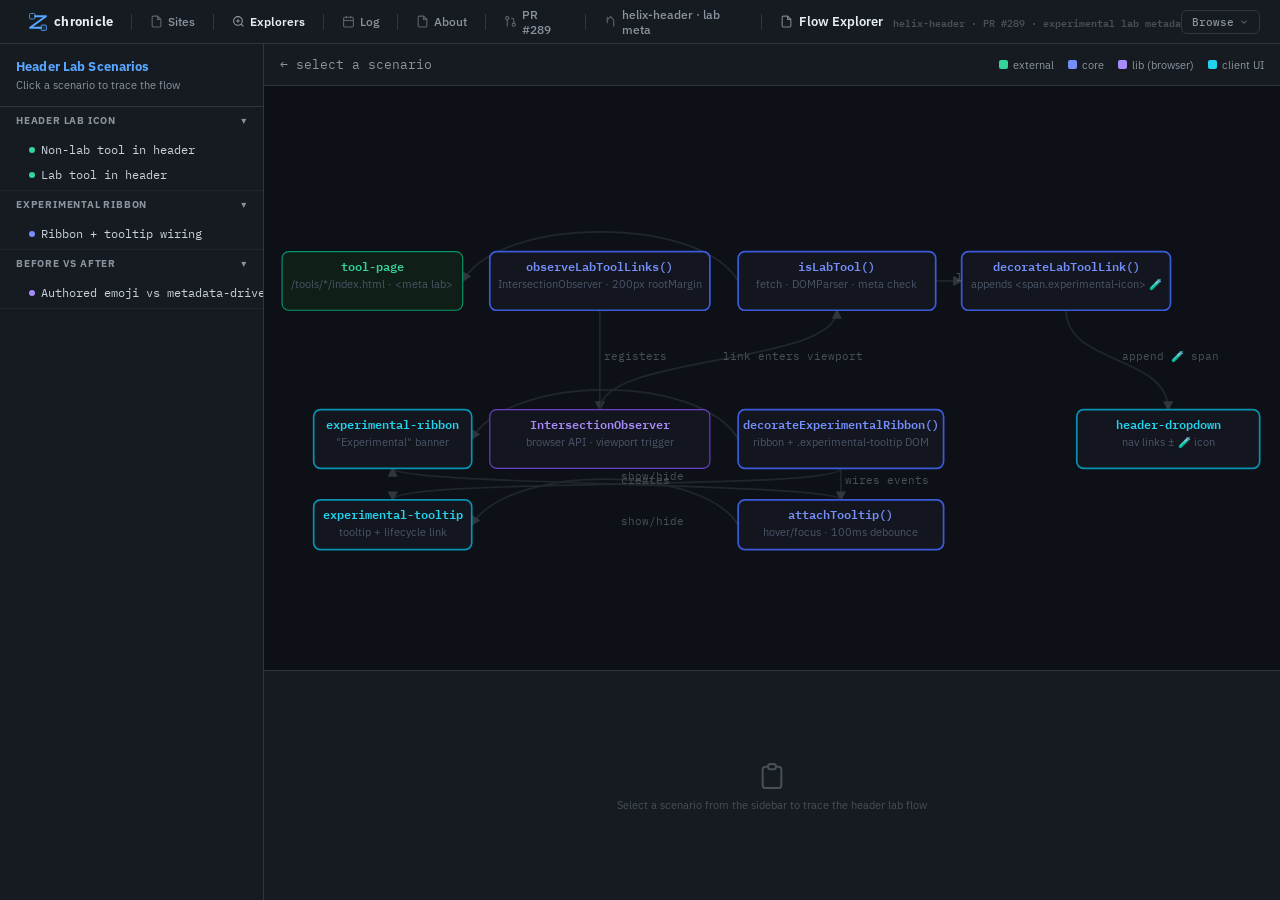
<file: tools/helix-header/flows.html>
<!DOCTYPE html>
<html lang="en">
<head>
<meta charset="UTF-8">
<meta name="viewport" content="width=device-width, initial-scale=1">
<title>helix-header · PR #289 · Flow Explorer</title>
<link rel="preconnect" href="https://fonts.googleapis.com">
<link rel="preconnect" href="https://fonts.gstatic.com" crossorigin>
<link href="https://fonts.googleapis.com/css2?family=IBM+Plex+Mono:wght@400;500;600&family=IBM+Plex+Sans:wght@400;500;600;700&display=swap" rel="stylesheet">
<style>
*{box-sizing:border-box;margin:0;padding:0}
body{font-family:'IBM Plex Sans',system-ui,sans-serif;background:#0d1117;color:#e6edf3;display:flex;flex-direction:column;height:100vh;overflow:hidden}


#workspace{flex:1;display:flex;overflow:hidden;min-height:0}

#sidebar{width:264px;min-width:264px;background:#161b22;border-right:1px solid #30363d;overflow-y:auto;display:flex;flex-direction:column}
#sidebar::-webkit-scrollbar{width:6px}
#sidebar::-webkit-scrollbar-track{background:transparent}
#sidebar::-webkit-scrollbar-thumb{background:#30363d;border-radius:3px}
#sidebar::-webkit-scrollbar-thumb:hover{background:#484f58}
#sidebar{scrollbar-width:thin;scrollbar-color:#30363d transparent}
#sidebar-hd{padding:14px 16px;border-bottom:1px solid #30363d}
#sidebar-hd h2{font-size:13px;font-weight:700;color:#58a6ff;letter-spacing:.01em}
#sidebar-hd p{font-size:11px;color:#8b949e;margin-top:3px}
.grp{border-bottom:1px solid #21262d}
.grp-hd{padding:7px 16px;font-size:10px;font-weight:700;text-transform:uppercase;letter-spacing:.08em;color:#8b949e;cursor:pointer;display:flex;justify-content:space-between;align-items:center;user-select:none}
.grp-hd:hover{background:#1c2128;color:#c9d1d9}
.grp-arrow{transition:transform .15s}
.grp.closed .grp-arrow{transform:rotate(-90deg)}
.grp.closed .grp-body{display:none}
.grp-body{padding:3px 0}
.cmd{padding:5px 14px 5px 26px;font-size:12px;font-family:'IBM Plex Mono',monospace;cursor:pointer;color:#c9d1d9;border-left:3px solid transparent;white-space:nowrap;overflow:hidden;text-overflow:ellipsis;display:flex;align-items:center;gap:6px}
.cmd:hover{background:#1c2128;color:#fff}
.cmd.on{background:#1c2840;color:#58a6ff;border-left-color:#58a6ff}
.cmd-dot{width:6px;height:6px;border-radius:50%;flex-shrink:0}

#main{flex:1;display:flex;flex-direction:column;overflow:hidden;min-width:0}
#toolbar{padding:8px 16px;background:#161b22;border-bottom:1px solid #30363d;display:flex;align-items:center;gap:16px;min-height:42px;flex-shrink:0}
#active-label{font-family:'IBM Plex Mono',monospace;font-size:13px;color:#7ee787;flex:1;min-width:0;overflow:hidden;text-overflow:ellipsis;white-space:nowrap}
#active-label .dim{color:#8b949e}
#legend{display:flex;gap:14px;font-size:11px;color:#8b949e;flex-shrink:0}
.leg{display:flex;align-items:center;gap:5px}
.leg-dot{width:9px;height:9px;border-radius:2px;flex-shrink:0}

#diagram-wrap{flex:1;overflow:hidden;position:relative}
svg#dg{display:block;width:100%;height:100%}

.nd rect{rx:6;ry:6;transition:fill .2s,stroke .2s,stroke-width .15s}
.nd text{pointer-events:none;transition:fill .2s}
.nd .lbl{font-family:'IBM Plex Mono',monospace;font-size:11px;font-weight:600}
.nd .sub{font-size:9.5px}

.nd-ext rect{fill:#0f1e17;stroke:#059669;stroke-width:1}
.nd-ext .lbl{fill:#34d399}
.nd-ext .sub{fill:#4a5568}
.nd-core rect{fill:#13161e;stroke:#3b5bdb;stroke-width:1.5}
.nd-core .lbl{fill:#748ffc}
.nd-core .sub{fill:#4a5568}
.nd-lib rect{fill:#13161e;stroke:#6e40c9;stroke-width:1}
.nd-lib .lbl{fill:#a78bfa}
.nd-lib .sub{fill:#4a5568}
.nd-client rect{fill:#13161e;stroke:#0891b2;stroke-width:1.5}
.nd-client .lbl{fill:#22d3ee}
.nd-client .sub{fill:#4a5568}
.nd-file rect{fill:#1e1a0f;stroke:#b45309;stroke-width:1}
.nd-file .lbl{fill:#fbbf24}
.nd-file .sub{fill:#4a5568}
.nd-new-badge{font-family:'IBM Plex Mono',monospace;font-size:8px;font-weight:700;fill:#7ee787}

.nd.hi rect{stroke-width:2.5;filter:drop-shadow(0 0 7px var(--glow))}
.nd-ext.hi rect{--glow:#34d399;fill:#0e2820;stroke:#34d399}
.nd-ext.hi .lbl{fill:#a7f3d0}
.nd-core.hi rect{--glow:#748ffc;fill:#1a2050;stroke:#748ffc}
.nd-core.hi .lbl{fill:#c7d2fe}
.nd-lib.hi rect{--glow:#a78bfa;fill:#1e1535;stroke:#a78bfa}
.nd-lib.hi .lbl{fill:#ddd6fe}
.nd-client.hi rect{--glow:#22d3ee;fill:#0f2733;stroke:#22d3ee}
.nd-client.hi .lbl{fill:#a5f3fc}
.nd-file.hi rect{--glow:#fbbf24;fill:#2a1e00;stroke:#fbbf24}
.nd-file.hi .lbl{fill:#fde68a}

.nd.dim rect{opacity:.3}
.nd.dim text{opacity:.25}

.edge{fill:none;stroke:#21262d;stroke-width:1.5;transition:stroke .25s,stroke-width .25s,opacity .25s}
.edge.hi{stroke-width:2.5}
.edge.hi-ext{stroke:#34d399}
.edge.hi-core{stroke:#748ffc}
.edge.hi-lib{stroke:#a78bfa}
.edge.hi-client{stroke:#22d3ee}
.edge.hi-file{stroke:#fbbf24}
.edge.dim{opacity:.15}
.edgelbl{font-family:'IBM Plex Mono',monospace;font-size:9.5px;fill:#484f58;pointer-events:none;transition:fill .25s,opacity .25s}
.edgelbl.hi{fill:#94a3b8;opacity:1}
.edgelbl.dim{opacity:.1}

#ann{flex-shrink:0;height:230px;min-height:230px;background:#161b22;border-top:1px solid #30363d;overflow-y:auto;padding:10px 14px}
#ann::-webkit-scrollbar{width:6px}
#ann::-webkit-scrollbar-track{background:transparent}
#ann::-webkit-scrollbar-thumb{background:#30363d;border-radius:3px}
#ann::-webkit-scrollbar-thumb:hover{background:#484f58}
#ann{scrollbar-width:thin;scrollbar-color:#30363d transparent}
#ann-title{font-size:10px;font-weight:700;text-transform:uppercase;letter-spacing:.08em;color:#8b949e;margin-bottom:8px;display:flex;justify-content:space-between;align-items:center;gap:12px}
#ann-title .result-badge{font-size:10px;font-weight:700;font-family:'IBM Plex Mono',monospace;padding:2px 8px;border-radius:4px;text-transform:none;letter-spacing:0}
.result-badge.positive{background:#0e2820;color:#34d399;border:1px solid #059669}
.result-badge.negative{background:#2d1515;color:#f87171;border:1px solid #991b1b}
.step{display:flex;gap:9px;padding:5px 7px;border-radius:5px;cursor:pointer;transition:background .1s}
.step:hover{background:#1c2128}
.step.on{background:#1c2840}
.step-n{min-width:20px;height:20px;border-radius:50%;background:#21262d;font-size:10px;font-weight:700;color:#8b949e;display:flex;align-items:center;justify-content:center;flex-shrink:0;margin-top:1px;transition:background .1s,color .1s}
.step.on .step-n{background:#1f4e79;color:#58a6ff}
.step-body{flex:1;min-width:0}
.step-pkgs{font-size:10.5px;font-family:'IBM Plex Mono',monospace;color:#58a6ff;margin-bottom:2px;white-space:nowrap;overflow:hidden;text-overflow:ellipsis}
.step-txt{font-size:11.5px;color:#c9d1d9;line-height:1.5}
.step-txt .before{color:#f87171;font-family:'IBM Plex Mono',monospace;font-size:10.5px;background:#2d1515;padding:1px 5px;border-radius:3px}
.step-txt .after{color:#34d399;font-family:'IBM Plex Mono',monospace;font-size:10.5px;background:#0e2820;padding:1px 5px;border-radius:3px}
.step-txt code{font-family:'IBM Plex Mono',monospace;font-size:10.5px;background:#21262d;padding:1px 5px;border-radius:3px;color:#e6edf3}
#empty{display:flex;flex-direction:column;align-items:center;justify-content:center;height:100%;gap:6px;color:#484f58}
#empty .tip{font-size:11px}
</style>
</head>
<body>

<div id="site-nav"></div>
<script type="module">
  import { buildNav } from '/scripts/chronicle-nav.js';
  buildNav(document.getElementById('site-nav'), [
    { label: 'PR #289', href: 'https://github.com/adobe/helix-tools-website/pull/289', icon: 'pr', target: '_blank' },
    { label: 'helix-header · lab meta', href: 'https://github.com/adobe/helix-tools-website/tree/feat/helix-header-lab-meta', icon: 'branch', target: '_blank' },
    { label: 'Flow Explorer', icon: 'page', current: true, subtitle: 'helix-header · PR #289 · experimental lab metadata' },
  ]);
</script>

<div id="workspace">

<div id="sidebar">
  <div id="sidebar-hd">
    <h2>Header Lab Scenarios</h2>
    <p>Click a scenario to trace the flow</p>
  </div>
  <div id="cmd-tree"></div>
</div>

<div id="main">
  <div id="toolbar">
    <div id="active-label"><span class="dim">← select a scenario</span></div>
    <div id="legend">
      <div class="leg"><div class="leg-dot" style="background:#34d399"></div>external</div>
      <div class="leg"><div class="leg-dot" style="background:#748ffc"></div>core</div>
      <div class="leg"><div class="leg-dot" style="background:#a78bfa"></div>lib (browser)</div>
      <div class="leg"><div class="leg-dot" style="background:#22d3ee"></div>client UI</div>
    </div>
  </div>
  <div id="diagram-wrap">
    <svg id="dg" viewBox="0 0 900 320" preserveAspectRatio="xMidYMid meet">
      <defs>
        <marker id="arr"        markerWidth="6" markerHeight="6" refX="5" refY="3" orient="auto"><path d="M0,0 L0,6 L6,3 z" fill="#30363d"/></marker>
        <marker id="arr-ext"    markerWidth="6" markerHeight="6" refX="5" refY="3" orient="auto"><path d="M0,0 L0,6 L6,3 z" fill="#34d399"/></marker>
        <marker id="arr-core"   markerWidth="6" markerHeight="6" refX="5" refY="3" orient="auto"><path d="M0,0 L0,6 L6,3 z" fill="#748ffc"/></marker>
        <marker id="arr-lib"    markerWidth="6" markerHeight="6" refX="5" refY="3" orient="auto"><path d="M0,0 L0,6 L6,3 z" fill="#a78bfa"/></marker>
        <marker id="arr-client" markerWidth="6" markerHeight="6" refX="5" refY="3" orient="auto"><path d="M0,0 L0,6 L6,3 z" fill="#22d3ee"/></marker>
        <marker id="arr-file"   markerWidth="6" markerHeight="6" refX="5" refY="3" orient="auto"><path d="M0,0 L0,6 L6,3 z" fill="#fbbf24"/></marker>
      </defs>
      <g id="edges-layer"></g>
      <g id="nodes-layer"></g>
    </svg>
  </div>
  <div id="ann">
    <div id="empty">
      <svg width="32" height="32" fill="none" stroke="#484f58" stroke-width="1.5" viewBox="0 0 24 24"><path d="M9 5H7a2 2 0 00-2 2v12a2 2 0 002 2h10a2 2 0 002-2V7a2 2 0 00-2-2h-2M9 5a2 2 0 002 2h2a2 2 0 002-2M9 5a2 2 0 012-2h2a2 2 0 012 2"/></svg>
      <div class="tip">Select a scenario from the sidebar to trace the header lab flow</div>
    </div>
    <div id="steps" style="display:none"></div>
  </div>
</div>

</div>

<script>
const DATA = {

  nodes: [
    {
      id:"tool-page", x:16, y:48, w:160, h:52, type:"ext",
      label:"tool-page",
      sub:"/tools/*/index.html · <meta lab>"
    },
    {
      id:"observe", x:200, y:48, w:195, h:52, type:"core",
      label:"observeLabToolLinks()",
      sub:"IntersectionObserver · 200px rootMargin"
    },
    {
      id:"islab", x:420, y:48, w:175, h:52, type:"core",
      label:"isLabTool()",
      sub:"fetch · DOMParser · meta check"
    },
    {
      id:"decorate-link", x:618, y:48, w:185, h:52, type:"core",
      label:"decorateLabToolLink()",
      sub:"appends <span.experimental-icon> 🧪"
    },
    {
      id:"header-dropdown", x:720, y:188, w:162, h:52, type:"client",
      label:"header-dropdown",
      sub:"nav links ± 🧪 icon"
    },
    {
      id:"intersect", x:200, y:188, w:195, h:52, type:"lib",
      label:"IntersectionObserver",
      sub:"browser API · viewport trigger"
    },
    {
      id:"decorate-ribbon", x:420, y:188, w:182, h:52, type:"core",
      label:"decorateExperimentalRibbon()",
      sub:"ribbon + .experimental-tooltip DOM"
    },
    {
      id:"attach-tooltip", x:420, y:268, w:182, h:44, type:"core",
      label:"attachTooltip()",
      sub:"hover/focus · 100ms debounce"
    },
    {
      id:"exp-ribbon", x:44, y:188, w:140, h:52, type:"client",
      label:"experimental-ribbon",
      sub:"\"Experimental\" banner"
    },
    {
      id:"exp-tooltip", x:44, y:268, w:140, h:44, type:"client",
      label:"experimental-tooltip",
      sub:"tooltip + lifecycle link"
    },
  ],

  edges: [
    {
      id:"e-obs-intersect", from:"observe", to:"intersect", color:"lib",
      label:"registers"
    },
    {
      id:"e-intersect-islab", from:"intersect", to:"islab", color:"core",
      label:"link enters viewport"
    },
    {
      id:"e-islab-page", from:"islab", to:"tool-page", color:"ext",
      label:"fetch + parse"
    },
    {
      id:"e-islab-declink", from:"islab", to:"decorate-link", color:"core",
      label:"lab=true"
    },
    {
      id:"e-declink-dropdown", from:"decorate-link", to:"header-dropdown", color:"client",
      label:"append 🧪 span"
    },
    {
      id:"e-ribbon-attach", from:"decorate-ribbon", to:"attach-tooltip", color:"core",
      label:"wires events"
    },
    {
      id:"e-attach-expribbon", from:"attach-tooltip", to:"exp-ribbon", color:"client",
      label:"show/hide"
    },
    {
      id:"e-attach-exptip", from:"attach-tooltip", to:"exp-tooltip", color:"client",
      label:"show/hide"
    },
    {
      id:"e-decribbon-expribbon", from:"decorate-ribbon", to:"exp-ribbon", color:"core",
      label:"creates"
    },
    {
      id:"e-decribbon-exptip", from:"decorate-ribbon", to:"exp-tooltip", color:"core",
      label:"creates"
    },
  ],

  commands: [

    { group:"Header Lab Icon", items:[

      { id:"nonlab-tool",
        label:"Non-lab tool in header",
        resultLabel:"no icon added", resultPositive:true,
        desc:"observeLabToolLinks triggers on a tool page lacking lab metadata — no icon appended",
        steps:[
          { nodes:["observe","intersect"], edges:["e-obs-intersect"],
            pkgs:"observeLabToolLinks() → IntersectionObserver",
            txt:"<code>observeLabToolLinks(container)</code> iterates nav links and registers each with a new <code>IntersectionObserver</code> (<code>rootMargin: '200px'</code>). The observer fires when the link scrolls within 200px of the viewport — lazy evaluation avoids fetching all tool pages on load." },
          { nodes:["intersect","islab"], edges:["e-intersect-islab"],
            pkgs:"IntersectionObserver → isLabTool(url)",
            txt:"The observer's callback fires when the link enters the extended viewport. It calls <code>isLabTool(link.href)</code> and immediately <code>unobserves</code> the entry so the fetch only happens once per link." },
          { nodes:["islab","tool-page"], edges:["e-islab-page"],
            pkgs:"isLabTool() → fetch → DOMParser",
            txt:"<code>isLabTool(url)</code> fetches the tool page HTML, parses it with <code>new DOMParser()</code>, and queries <code>document.querySelector('meta[name=\"lab\"]')</code>. This page does <em>not</em> have a <code>&lt;meta name=\"lab\" content=\"true\"&gt;</code> tag." },
          { nodes:["islab"], edges:[],
            pkgs:"isLabTool() → returns false → no decoration",
            txt:"<code>meta.content !== 'true'</code> → <code>isLabTool</code> returns <code>false</code>. <code>decorateLabToolLink</code> is not called. The nav link remains unchanged — no 🧪 icon, no class modification. <span class='after'>After PR #289: only pages that explicitly opt in via metadata get the icon</span>" },
        ]
      },

      { id:"lab-tool",
        label:"Lab tool in header",
        resultLabel:"🧪 icon added", resultPositive:true,
        desc:"Tool page carries lab=true meta — observeLabToolLinks drives icon decoration via isLabTool",
        steps:[
          { nodes:["observe","intersect"], edges:["e-obs-intersect"],
            pkgs:"observeLabToolLinks() → IntersectionObserver",
            txt:"Same lazy registration as the non-lab path. <code>observeLabToolLinks(container)</code> sets up one <code>IntersectionObserver</code> per nav link with <code>rootMargin: '200px'</code>, deferring the fetch until the link is near the viewport." },
          { nodes:["intersect","islab"], edges:["e-intersect-islab"],
            pkgs:"IntersectionObserver → isLabTool(url)",
            txt:"Link enters the extended viewport. Observer callback invokes <code>isLabTool(link.href)</code> and unobserves. <span class='before'>Before PR #289: nav content had authored 🧪 markers in DA — manual, prone to drift if page metadata changed</span>" },
          { nodes:["islab","tool-page"], edges:["e-islab-page"],
            pkgs:"isLabTool() → fetch → DOMParser · meta[name=lab]",
            txt:"<code>isLabTool</code> fetches the tool page and parses the HTML. <code>document.querySelector('meta[name=\"lab\"]')?.content === 'true'</code> → the page carries the lab opt-in. Returns <code>true</code>." },
          { nodes:["islab","decorate-link","header-dropdown"], edges:["e-islab-declink","e-declink-dropdown"],
            pkgs:"isLabTool() → decorateLabToolLink() → header-dropdown",
            txt:"<code>decorateLabToolLink(link)</code> creates <code>&lt;span class=\"experimental-icon\"&gt;🧪&lt;/span&gt;</code> and appends it to the anchor. The <code>header-dropdown</code> nav link now displays the icon inline. <span class='after'>After: icon derived from page metadata — single source of truth, no manual authoring</span>" },
        ]
      },

    ]},

    { group:"Experimental Ribbon", items:[

      { id:"ribbon-tooltip",
        label:"Ribbon + tooltip wiring",
        resultLabel:"tooltip active", resultPositive:true,
        desc:"Lab page triggers decorateExperimentalRibbon — ribbon and rich tooltip built and wired",
        steps:[
          { nodes:["decorate-ribbon","exp-ribbon","exp-tooltip"], edges:["e-decribbon-expribbon","e-decribbon-exptip"],
            pkgs:"decorateExperimentalRibbon() → ribbon + tooltip DOM",
            txt:"<code>decorateExperimentalRibbon(block)</code> runs on a page where <code>lab=true</code>. It creates the ribbon element (<code>div.experimental-ribbon</code>) and a separate tooltip element (<code>div.experimental-tooltip</code>) containing the copy and a lifecycle link. <span class='before'>Before PR #289: ribbon was a plain div with textContent only — no tooltip, no cursor, no focus ring</span>" },
          { nodes:["decorate-ribbon","attach-tooltip"], edges:["e-ribbon-attach"],
            pkgs:"decorateExperimentalRibbon() → attachTooltip(ribbon, tooltip)",
            txt:"<code>attachTooltip(ribbon, tooltip)</code> is called with both elements. It sets <code>ribbon.style.cursor = 'help'</code>, adds a focus ring, and attaches event listeners for <code>mouseenter</code>, <code>mouseleave</code>, <code>focus</code>, and <code>blur</code>." },
          { nodes:["attach-tooltip","exp-ribbon","exp-tooltip"], edges:["e-attach-expribbon","e-attach-exptip"],
            pkgs:"attachTooltip() → hover/focus show/hide · 100ms debounce",
            txt:"<code>mouseenter</code> / <code>focus</code> immediately show the tooltip. <code>mouseleave</code> / <code>blur</code> start a 100ms debounce timer before hiding — prevents flicker when the cursor briefly crosses the ribbon edge. Moving back onto the ribbon cancels the hide timer." },
          { nodes:["exp-ribbon","exp-tooltip"], edges:[],
            pkgs:"experimental-ribbon + experimental-tooltip · rendered state",
            txt:"<span class='after'>After PR #289: ribbon has <code>cursor:help</code>, focus ring via <code>tabIndex=0</code>, and a rich tooltip with descriptive copy + a link to the lifecycle doc.</span> Keyboard users can Tab to the ribbon and read the tooltip. Before, the ribbon was non-interactive." },
        ]
      },

    ]},

    { group:"Before vs After", items:[

      { id:"before-after",
        label:"Authored emoji vs metadata-driven",
        resultLabel:"metadata wins", resultPositive:true,
        desc:"Compares the old manual-authoring approach to the new metadata-derived icon system",
        steps:[
          { nodes:["tool-page"], edges:[],
            pkgs:"Source of truth: tool page <meta name=\"lab\">",
            txt:"<span class='before'>Before: DA nav content contained authored 🧪 emoji characters directly in the link text. Authors had to remember to add/remove them manually when a tool graduated from lab status.</span> Any mismatch between nav and actual tool status was silent and required a DA content edit to fix." },
          { nodes:["observe","intersect","islab"], edges:["e-obs-intersect","e-intersect-islab","e-islab-page"],
            pkgs:"observeLabToolLinks() → isLabTool() — single source of truth",
            txt:"<span class='after'>After: the header reads <code>&lt;meta name=\"lab\" content=\"true\"&gt;</code> directly from each tool page. The nav never needs to be re-authored to reflect lab status changes — updating the tool page's meta tag is sufficient.</span> The lazy IntersectionObserver means this metadata check adds zero extra requests on initial page load." },
          { nodes:["decorate-link","header-dropdown"], edges:["e-islab-declink","e-declink-dropdown"],
            pkgs:"decorateLabToolLink() → header-dropdown — derived icon",
            txt:"The 🧪 icon in the dropdown is now a runtime-injected <code>&lt;span class=\"experimental-icon\"&gt;</code>, not authored text. This means it can be styled independently (size, color, animation) via CSS without touching content. The source of truth is the tool page's metadata, making the header and the tool catalog consistent automatically." },
        ]
      },

    ]},

  ],
};

// ── bootstrap ─────────────────────────────────────────────────
const SVG_NS = 'http://www.w3.org/2000/svg';
const nodeMap = {};
DATA.nodes.forEach(n => { nodeMap[n.id] = n; });

function svgEl(tag, attrs) {
  const el = document.createElementNS(SVG_NS, tag);
  for (const [k, v] of Object.entries(attrs)) el.setAttribute(k, v);
  return el;
}
function cx(n) { return n.x + n.w / 2; }

function edgePath(e, src, dst) {
  const x1 = cx(src) + (e.srcDx || 0), x2 = cx(dst) + (e.dstDx || 0);
  const srcBot = src.y + src.h, dstBot = dst.y + dst.h;
  // same vertical layer → horizontal arc
  if (Math.abs(src.y - dst.y) < 8) {
    const my = src.y + src.h / 2;
    if (src.x < dst.x) {
      return `M${src.x + src.w},${my} C${src.x + src.w + 22},${my} ${dst.x - 22},${my} ${dst.x},${my}`;
    }
    const ay = src.y - 32;
    return `M${src.x},${my} C${src.x - 34},${ay} ${dst.x + dst.w + 34},${ay} ${dst.x + dst.w},${my}`;
  }
  // upward edge: exit top of src, enter bottom of dst
  if (src.y >= dst.y) {
    const cp = Math.min(Math.abs(src.y - dstBot) * 0.55, 75);
    return `M${x1},${src.y} C${x1},${src.y - cp} ${x2},${dstBot + cp} ${x2},${dstBot}`;
  }
  // normal downward
  const cp = Math.min(Math.max((dst.y - srcBot) * 0.55, 20), 70);
  return `M${x1},${srcBot} C${x1},${srcBot + cp} ${x2},${dst.y - cp} ${x2},${dst.y}`;
}

// ── sidebar ────────────────────────────────────────────────────
const ICON_COLOR   = '#34d399';
const RIBBON_COLOR = '#748ffc';
const BEFORE_COLOR = '#a78bfa';
const GROUP_COLORS = [ICON_COLOR, RIBBON_COLOR, BEFORE_COLOR];

const tree = document.getElementById('cmd-tree');
DATA.commands.forEach((g, gi) => {
  const dotColor = GROUP_COLORS[gi] || '#8b949e';
  const div = document.createElement('div');
  div.className = 'grp';
  div.innerHTML = `<div class="grp-hd">${g.group}<span class="grp-arrow">▾</span></div><div class="grp-body"></div>`;
  const body = div.querySelector('.grp-body');
  g.items.forEach(cmd => {
    const el = document.createElement('div');
    el.className = 'cmd';
    el.dataset.id = cmd.id;
    el.innerHTML = `<span class="cmd-dot" style="background:${dotColor}"></span>${cmd.label}`;
    el.addEventListener('click', () => selectCmd(cmd.id));
    body.appendChild(el);
  });
  div.querySelector('.grp-hd').addEventListener('click', () => div.classList.toggle('closed'));
  tree.appendChild(div);
});

// ── nodes ──────────────────────────────────────────────────────
const nodesLayer = document.getElementById('nodes-layer');
DATA.nodes.forEach(n => {
  const g = svgEl('g', { class: `nd nd-${n.type}`, id: `nd-${n.id}` });
  const rect = svgEl('rect', { x: n.x, y: n.y, width: n.w, height: n.h, rx: 7, ry: 7 });
  g.appendChild(rect);
  if (n.label) {
    const lbl = svgEl('text', { x: cx(n), y: n.y + (n.sub ? 17 : 27), 'text-anchor': 'middle', class: 'lbl' });
    lbl.textContent = n.label;
    g.appendChild(lbl);
  }
  if (n.sub) {
    const sub = svgEl('text', { x: cx(n), y: n.y + 32, 'text-anchor': 'middle', class: 'sub' });
    sub.textContent = n.sub.length > 46 ? n.sub.slice(0, 44) + '…' : n.sub;
    g.appendChild(sub);
  }
  nodesLayer.appendChild(g);
});

// ── edges ──────────────────────────────────────────────────────
const edgesLayer = document.getElementById('edges-layer');
DATA.edges.forEach(e => {
  const src = nodeMap[e.from], dst = nodeMap[e.to];
  if (!src || !dst) return;
  const g = svgEl('g', { id: `ed-${e.id}` });
  const path = svgEl('path', { d: edgePath(e, src, dst), class: 'edge', 'marker-end': 'url(#arr)' });
  const lx = (cx(src) + (e.srcDx || 0) + cx(dst) + (e.dstDx || 0)) / 2 + 4;
  const my = (src.y + src.h + dst.y) / 2;
  const lbl = svgEl('text', { x: lx, y: my, class: 'edgelbl' });
  lbl.textContent = e.label;
  g.appendChild(path);
  g.appendChild(lbl);
  edgesLayer.appendChild(g);
});

// ── selection ──────────────────────────────────────────────────
let activeStepIdx = -1, currentCmd = null;

function allCmds() { return DATA.commands.flatMap(g => g.items); }

function selectCmd(id) {
  const cmd = allCmds().find(c => c.id === id);
  if (!cmd) return;
  currentCmd = cmd;
  activeStepIdx = -1;
  document.querySelectorAll('.cmd').forEach(el => el.classList.toggle('on', el.dataset.id === id));
  document.getElementById('active-label').innerHTML =
    `<span class="dim">scenario: </span>${cmd.label} <span class="dim">— ${cmd.desc}</span>`;
  resetDiagram();
  const allN = new Set(), allE = new Set();
  cmd.steps.forEach(s => { s.nodes.forEach(n => allN.add(n)); s.edges.forEach(e => allE.add(e)); });
  allN.forEach(nid => setNodeState(nid, 'hi'));
  allE.forEach(eid => setEdgeState(eid, true));
  DATA.nodes.forEach(n => { if (!allN.has(n.id)) setNodeState(n.id, 'dim'); });
  DATA.edges.forEach(e => { if (!allE.has(e.id)) setEdgeStateDim(e.id); });
  renderSteps(cmd);
  history.replaceState(null, '', '#scenario=' + id);
}

function resetDiagram() {
  DATA.nodes.forEach(n => {
    const g = document.getElementById(`nd-${n.id}`);
    if (g) { g.classList.remove('hi', 'dim'); }
  });
  DATA.edges.forEach(e => {
    const g = document.getElementById(`ed-${e.id}`);
    if (!g) return;
    g.querySelector('path').className.baseVal = 'edge';
    g.querySelector('path').setAttribute('marker-end', 'url(#arr)');
    const lbl = g.querySelector('text');
    if (lbl) lbl.className.baseVal = 'edgelbl';
  });
}

function setNodeState(nid, state) {
  const g = document.getElementById(`nd-${nid}`);
  if (!g) return;
  g.classList.remove('hi', 'dim');
  if (state) g.classList.add(state);
}

function setEdgeState(eid, active) {
  const ed = DATA.edges.find(e => e.id === eid);
  const g = document.getElementById(`ed-${eid}`);
  if (!g || !ed) return;
  if (active) {
    g.querySelector('path').className.baseVal = `edge hi hi-${ed.color}`;
    g.querySelector('path').setAttribute('marker-end', `url(#arr-${ed.color})`);
    const lbl = g.querySelector('text');
    if (lbl) lbl.className.baseVal = 'edgelbl hi';
  }
}

function setEdgeStateDim(eid) {
  const g = document.getElementById(`ed-${eid}`);
  if (!g) return;
  g.querySelector('path').className.baseVal = 'edge dim';
  const lbl = g.querySelector('text');
  if (lbl) lbl.className.baseVal = 'edgelbl dim';
}

function renderSteps(cmd) {
  document.getElementById('empty').style.display = 'none';
  const stepsEl = document.getElementById('steps');
  stepsEl.style.display = 'block';
  stepsEl.innerHTML = '';
  const title = document.createElement('div');
  title.id = 'ann-title';
  const badge = cmd.resultLabel
    ? `<span class="result-badge ${cmd.resultPositive ? 'positive' : 'negative'}">${cmd.resultLabel}</span>`
    : '';
  title.innerHTML = `<span>${cmd.label}</span>${badge}`;
  stepsEl.appendChild(title);
  cmd.steps.forEach((s, i) => {
    const row = document.createElement('div');
    row.className = 'step';
    row.dataset.idx = i;
    row.innerHTML = `<div class="step-n">${i + 1}</div><div class="step-body"><div class="step-pkgs">${s.pkgs}</div><div class="step-txt">${s.txt}</div></div>`;
    row.addEventListener('mouseenter', () => { if (activeStepIdx < 0) highlightStep(cmd, i); });
    row.addEventListener('mouseleave', () => { if (activeStepIdx < 0) highlightAll(cmd); });
    row.addEventListener('click', () => {
      activeStepIdx = activeStepIdx === i ? -1 : i;
      document.querySelectorAll('.step').forEach(el => el.classList.remove('on'));
      if (activeStepIdx >= 0) {
        document.querySelectorAll('.step')[activeStepIdx]?.classList.add('on');
        highlightStep(cmd, activeStepIdx);
      } else {
        highlightAll(cmd);
      }
    });
    stepsEl.appendChild(row);
  });
}

function highlightAll(cmd) {
  resetDiagram();
  const allN = new Set(), allE = new Set();
  cmd.steps.forEach(s => { s.nodes.forEach(n => allN.add(n)); s.edges.forEach(e => allE.add(e)); });
  allN.forEach(nid => setNodeState(nid, 'hi'));
  allE.forEach(eid => setEdgeState(eid, true));
  DATA.nodes.forEach(n => { if (!allN.has(n.id)) setNodeState(n.id, 'dim'); });
  DATA.edges.forEach(e => { if (!allE.has(e.id)) setEdgeStateDim(e.id); });
}

function highlightStep(cmd, idx) {
  const step = cmd.steps[idx];
  if (!step) return;
  const allN = new Set(cmd.steps.flatMap(s => s.nodes));
  const allE = new Set(cmd.steps.flatMap(s => s.edges));
  resetDiagram();
  DATA.nodes.forEach(n => { if (!allN.has(n.id)) setNodeState(n.id, 'dim'); });
  DATA.edges.forEach(e => { if (!allE.has(e.id)) setEdgeStateDim(e.id); });
  allN.forEach(nid => { if (!step.nodes.includes(nid)) setNodeState(nid, 'dim'); });
  allE.forEach(eid => { if (!step.edges.includes(eid)) setEdgeStateDim(eid); });
  step.nodes.forEach(nid => setNodeState(nid, 'hi'));
  step.edges.forEach(eid => setEdgeState(eid, true));
}

// open first group by default
document.querySelectorAll('.grp')[0]?.classList.remove('closed');

// ── deep-link: restore scenario from URL hash ──────────────────
(function () {
  const m = location.hash.match(/^#scenario=(.+)$/);
  if (m) selectCmd(decodeURIComponent(m[1]));
})();

window.addEventListener('popstate', () => {
  const m = location.hash.match(/^#scenario=(.+)$/);
  if (m) selectCmd(decodeURIComponent(m[1]));
});
</script>
</body>
</html>
</file>
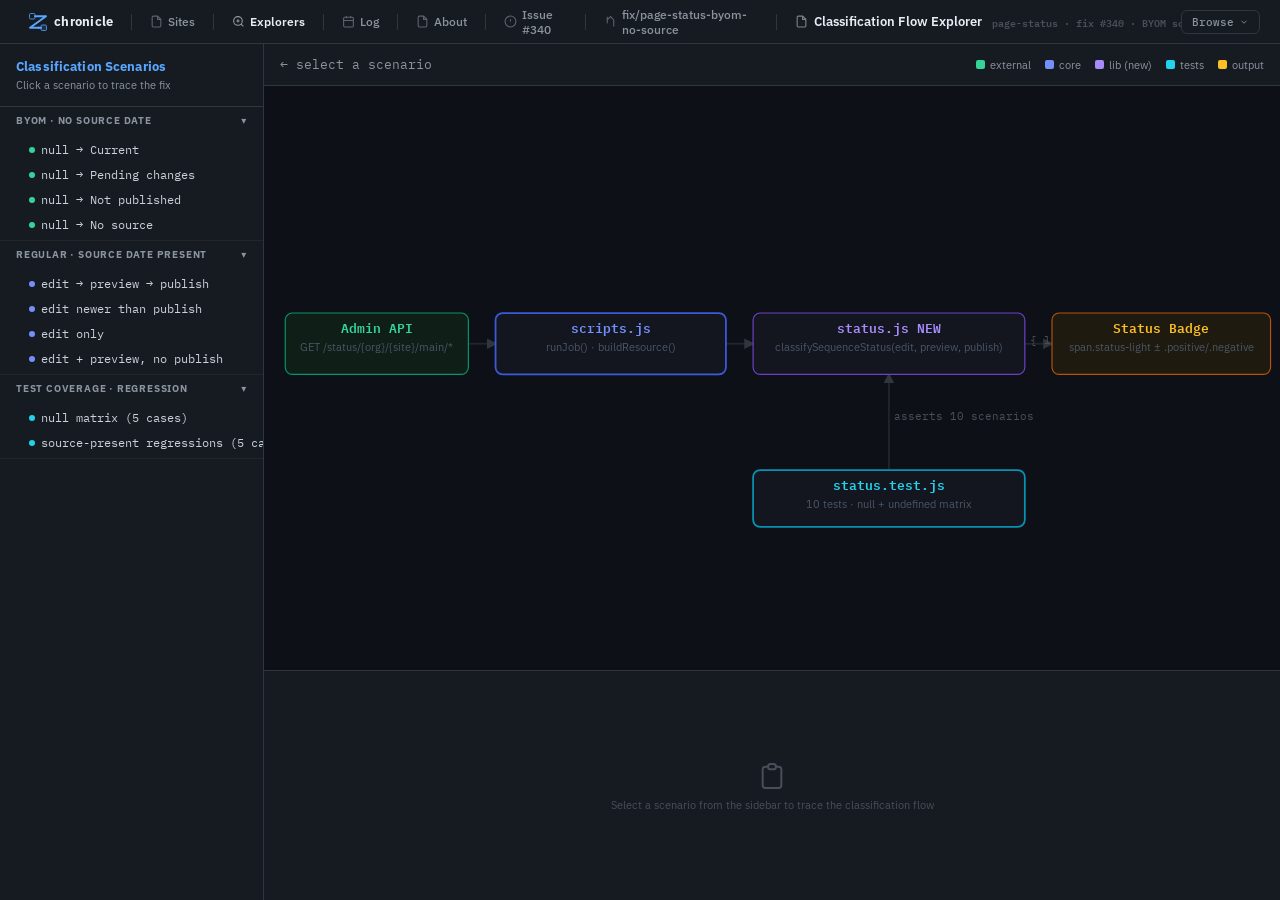
<file: tools/page-status/flows.html>
<!DOCTYPE html>
<html lang="en">
<head>
<meta charset="UTF-8">
<meta name="viewport" content="width=device-width, initial-scale=1">
<title>page-status · Fix #340 · Flow Explorer</title>
<link rel="preconnect" href="https://fonts.googleapis.com">
<link rel="preconnect" href="https://fonts.gstatic.com" crossorigin>
<link href="https://fonts.googleapis.com/css2?family=IBM+Plex+Mono:wght@400;500;600&family=IBM+Plex+Sans:wght@400;500;600;700&display=swap" rel="stylesheet">
<style>
*{box-sizing:border-box;margin:0;padding:0}
body{font-family:'IBM Plex Sans',system-ui,sans-serif;background:#0d1117;color:#e6edf3;display:flex;flex-direction:column;height:100vh;overflow:hidden}


#workspace{flex:1;display:flex;overflow:hidden;min-height:0}

#sidebar{width:264px;min-width:264px;background:#161b22;border-right:1px solid #30363d;overflow-y:auto;display:flex;flex-direction:column}
#sidebar::-webkit-scrollbar{width:6px}
#sidebar::-webkit-scrollbar-track{background:transparent}
#sidebar::-webkit-scrollbar-thumb{background:#30363d;border-radius:3px}
#sidebar::-webkit-scrollbar-thumb:hover{background:#484f58}
#sidebar{scrollbar-width:thin;scrollbar-color:#30363d transparent}
#sidebar-hd{padding:14px 16px;border-bottom:1px solid #30363d}
#sidebar-hd h2{font-size:13px;font-weight:700;color:#58a6ff;letter-spacing:.01em}
#sidebar-hd p{font-size:11px;color:#8b949e;margin-top:3px}
.grp{border-bottom:1px solid #21262d}
.grp-hd{padding:7px 16px;font-size:10px;font-weight:700;text-transform:uppercase;letter-spacing:.08em;color:#8b949e;cursor:pointer;display:flex;justify-content:space-between;align-items:center;user-select:none}
.grp-hd:hover{background:#1c2128;color:#c9d1d9}
.grp-arrow{transition:transform .15s}
.grp.closed .grp-arrow{transform:rotate(-90deg)}
.grp.closed .grp-body{display:none}
.grp-body{padding:3px 0}
.cmd{padding:5px 14px 5px 26px;font-size:12px;font-family:'IBM Plex Mono',monospace;cursor:pointer;color:#c9d1d9;border-left:3px solid transparent;white-space:nowrap;overflow:hidden;text-overflow:ellipsis;display:flex;align-items:center;gap:6px}
.cmd:hover{background:#1c2128;color:#fff}
.cmd.on{background:#1c2840;color:#58a6ff;border-left-color:#58a6ff}
.cmd-dot{width:6px;height:6px;border-radius:50%;flex-shrink:0}

#main{flex:1;display:flex;flex-direction:column;overflow:hidden;min-width:0}
#toolbar{padding:8px 16px;background:#161b22;border-bottom:1px solid #30363d;display:flex;align-items:center;gap:16px;min-height:42px;flex-shrink:0}
#active-label{font-family:'IBM Plex Mono',monospace;font-size:13px;color:#7ee787;flex:1;min-width:0;overflow:hidden;text-overflow:ellipsis;white-space:nowrap}
#active-label .dim{color:#8b949e}
#legend{display:flex;gap:14px;font-size:11px;color:#8b949e;flex-shrink:0}
.leg{display:flex;align-items:center;gap:5px}
.leg-dot{width:9px;height:9px;border-radius:2px;flex-shrink:0}

#diagram-wrap{flex:1;overflow:hidden;position:relative}
svg#dg{display:block;width:100%;height:100%}

.nd rect{rx:6;ry:6;transition:fill .2s,stroke .2s,stroke-width .15s}
.nd text{pointer-events:none;transition:fill .2s}
.nd .lbl{font-family:'IBM Plex Mono',monospace;font-size:11px;font-weight:600}
.nd .sub{font-size:9.5px}

.nd-ext rect{fill:#0f1e17;stroke:#059669;stroke-width:1}
.nd-ext .lbl{fill:#34d399}
.nd-ext .sub{fill:#4a5568}
.nd-core rect{fill:#13161e;stroke:#3b5bdb;stroke-width:1.5}
.nd-core .lbl{fill:#748ffc}
.nd-core .sub{fill:#4a5568}
.nd-lib rect{fill:#13161e;stroke:#6e40c9;stroke-width:1}
.nd-lib .lbl{fill:#a78bfa}
.nd-lib .sub{fill:#4a5568}
.nd-client rect{fill:#13161e;stroke:#0891b2;stroke-width:1.5}
.nd-client .lbl{fill:#22d3ee}
.nd-client .sub{fill:#4a5568}
.nd-file rect{fill:#1e1a0f;stroke:#b45309;stroke-width:1}
.nd-file .lbl{fill:#fbbf24}
.nd-file .sub{fill:#4a5568}
.nd-new-badge{font-family:'IBM Plex Mono',monospace;font-size:8px;font-weight:700;fill:#7ee787}

.nd.hi rect{stroke-width:2.5;filter:drop-shadow(0 0 7px var(--glow))}
.nd-ext.hi rect{--glow:#34d399;fill:#0e2820;stroke:#34d399}
.nd-ext.hi .lbl{fill:#a7f3d0}
.nd-core.hi rect{--glow:#748ffc;fill:#1a2050;stroke:#748ffc}
.nd-core.hi .lbl{fill:#c7d2fe}
.nd-lib.hi rect{--glow:#a78bfa;fill:#1e1535;stroke:#a78bfa}
.nd-lib.hi .lbl{fill:#ddd6fe}
.nd-client.hi rect{--glow:#22d3ee;fill:#0f2733;stroke:#22d3ee}
.nd-client.hi .lbl{fill:#a5f3fc}
.nd-file.hi rect{--glow:#fbbf24;fill:#2a1e00;stroke:#fbbf24}
.nd-file.hi .lbl{fill:#fde68a}

.nd.dim rect{opacity:.3}
.nd.dim text{opacity:.25}

.edge{fill:none;stroke:#21262d;stroke-width:1.5;transition:stroke .25s,stroke-width .25s,opacity .25s}
.edge.hi{stroke-width:2.5}
.edge.hi-ext{stroke:#34d399}
.edge.hi-core{stroke:#748ffc}
.edge.hi-lib{stroke:#a78bfa}
.edge.hi-client{stroke:#22d3ee}
.edge.hi-file{stroke:#fbbf24}
.edge.dim{opacity:.15}
.edgelbl{font-family:'IBM Plex Mono',monospace;font-size:9.5px;fill:#484f58;pointer-events:none;transition:fill .25s,opacity .25s}
.edgelbl.hi{fill:#94a3b8;opacity:1}
.edgelbl.dim{opacity:.1}

#ann{flex-shrink:0;height:230px;min-height:230px;background:#161b22;border-top:1px solid #30363d;overflow-y:auto;padding:10px 14px}
#ann::-webkit-scrollbar{width:6px}
#ann::-webkit-scrollbar-track{background:transparent}
#ann::-webkit-scrollbar-thumb{background:#30363d;border-radius:3px}
#ann::-webkit-scrollbar-thumb:hover{background:#484f58}
#ann{scrollbar-width:thin;scrollbar-color:#30363d transparent}
#ann-title{font-size:10px;font-weight:700;text-transform:uppercase;letter-spacing:.08em;color:#8b949e;margin-bottom:8px;display:flex;justify-content:space-between;align-items:center;gap:12px}
#ann-title .result-badge{font-size:10px;font-weight:700;font-family:'IBM Plex Mono',monospace;padding:2px 8px;border-radius:4px;text-transform:none;letter-spacing:0}
.result-badge.positive{background:#0e2820;color:#34d399;border:1px solid #059669}
.result-badge.negative{background:#2d1515;color:#f87171;border:1px solid #991b1b}
.step{display:flex;gap:9px;padding:5px 7px;border-radius:5px;cursor:pointer;transition:background .1s}
.step:hover{background:#1c2128}
.step.on{background:#1c2840}
.step-n{min-width:20px;height:20px;border-radius:50%;background:#21262d;font-size:10px;font-weight:700;color:#8b949e;display:flex;align-items:center;justify-content:center;flex-shrink:0;margin-top:1px;transition:background .1s,color .1s}
.step.on .step-n{background:#1f4e79;color:#58a6ff}
.step-body{flex:1;min-width:0}
.step-pkgs{font-size:10.5px;font-family:'IBM Plex Mono',monospace;color:#58a6ff;margin-bottom:2px;white-space:nowrap;overflow:hidden;text-overflow:ellipsis}
.step-txt{font-size:11.5px;color:#c9d1d9;line-height:1.5}
.step-txt .before{color:#f87171;font-family:'IBM Plex Mono',monospace;font-size:10.5px;background:#2d1515;padding:1px 5px;border-radius:3px}
.step-txt .after{color:#34d399;font-family:'IBM Plex Mono',monospace;font-size:10.5px;background:#0e2820;padding:1px 5px;border-radius:3px}
.step-txt code{font-family:'IBM Plex Mono',monospace;font-size:10.5px;background:#21262d;padding:1px 5px;border-radius:3px;color:#e6edf3}
#empty{display:flex;flex-direction:column;align-items:center;justify-content:center;height:100%;gap:6px;color:#484f58}
#empty .tip{font-size:11px}
</style>
</head>
<body>

<div id="site-nav"></div>
<script type="module">
  import { buildNav } from '/scripts/chronicle-nav.js';
  buildNav(document.getElementById('site-nav'), [
    { label: 'Issue #340', href: 'https://github.com/adobe/helix-tools-website/issues/340', icon: 'issue', target: '_blank' },
    { label: 'fix/page-status-byom-no-source', href: 'https://github.com/adobe/helix-tools-website/tree/fix/page-status-byom-no-source', icon: 'branch', target: '_blank' },
    { label: 'Classification Flow Explorer', icon: 'page', current: true, subtitle: 'page-status · fix #340 · BYOM sourceLastModified' },
  ]);
</script>

<div id="workspace">

<div id="sidebar">
  <div id="sidebar-hd">
    <h2>Classification Scenarios</h2>
    <p>Click a scenario to trace the fix</p>
  </div>
  <div id="cmd-tree"></div>
</div>

<div id="main">
  <div id="toolbar">
    <div id="active-label"><span class="dim">← select a scenario</span></div>
    <div id="legend">
      <div class="leg"><div class="leg-dot" style="background:#34d399"></div>external</div>
      <div class="leg"><div class="leg-dot" style="background:#748ffc"></div>core</div>
      <div class="leg"><div class="leg-dot" style="background:#a78bfa"></div>lib (new)</div>
      <div class="leg"><div class="leg-dot" style="background:#22d3ee"></div>tests</div>
      <div class="leg"><div class="leg-dot" style="background:#fbbf24"></div>output</div>
    </div>
  </div>
  <div id="diagram-wrap">
    <svg id="dg" viewBox="0 0 860 340" preserveAspectRatio="xMidYMid meet">
      <defs>
        <marker id="arr"        markerWidth="6" markerHeight="6" refX="5" refY="3" orient="auto"><path d="M0,0 L0,6 L6,3 z" fill="#30363d"/></marker>
        <marker id="arr-ext"    markerWidth="6" markerHeight="6" refX="5" refY="3" orient="auto"><path d="M0,0 L0,6 L6,3 z" fill="#34d399"/></marker>
        <marker id="arr-core"   markerWidth="6" markerHeight="6" refX="5" refY="3" orient="auto"><path d="M0,0 L0,6 L6,3 z" fill="#748ffc"/></marker>
        <marker id="arr-lib"    markerWidth="6" markerHeight="6" refX="5" refY="3" orient="auto"><path d="M0,0 L0,6 L6,3 z" fill="#a78bfa"/></marker>
        <marker id="arr-client" markerWidth="6" markerHeight="6" refX="5" refY="3" orient="auto"><path d="M0,0 L0,6 L6,3 z" fill="#22d3ee"/></marker>
        <marker id="arr-file"   markerWidth="6" markerHeight="6" refX="5" refY="3" orient="auto"><path d="M0,0 L0,6 L6,3 z" fill="#fbbf24"/></marker>
      </defs>
      <g id="edges-layer"></g>
      <g id="nodes-layer"></g>
    </svg>
  </div>
  <div id="ann">
    <div id="empty">
      <svg width="32" height="32" fill="none" stroke="#484f58" stroke-width="1.5" viewBox="0 0 24 24"><path d="M9 5H7a2 2 0 00-2 2v12a2 2 0 002 2h10a2 2 0 002-2V7a2 2 0 00-2-2h-2M9 5a2 2 0 002 2h2a2 2 0 002-2M9 5a2 2 0 012-2h2a2 2 0 012 2"/></svg>
      <div class="tip">Select a scenario from the sidebar to trace the classification flow</div>
    </div>
    <div id="steps" style="display:none"></div>
  </div>
</div>

</div>

<script>
const DATA = {

  nodes: [
    {
      id:"api", x:18, y:115, w:155, h:52, type:"ext",
      label:"Admin API",
      sub:"GET /status/{org}/{site}/main/*"
    },
    {
      id:"scripts", x:196, y:115, w:195, h:52, type:"core",
      label:"scripts.js",
      sub:"runJob() · buildResource()"
    },
    {
      id:"classify", x:414, y:115, w:230, h:52, type:"lib",
      label:"status.js  NEW",
      sub:"classifySequenceStatus(edit, preview, publish)"
    },
    {
      id:"badge", x:667, y:115, w:185, h:52, type:"file",
      label:"Status Badge",
      sub:"span.status-light ± .positive/.negative"
    },
    {
      id:"tests", x:414, y:248, w:230, h:48, type:"client",
      label:"status.test.js",
      sub:"10 tests · null + undefined matrix"
    },
  ],

  edges: [
    {
      id:"e-api-scr", from:"api", to:"scripts", color:"ext",
      label:"resource[]"
    },
    {
      id:"e-scr-cls", from:"scripts", to:"classify", color:"lib",
      label:"edit, preview, publish"
    },
    {
      id:"e-cls-bdg", from:"classify", to:"badge", color:"file",
      label:"{ label, positive }"
    },
    {
      id:"e-tst-cls", from:"tests", to:"classify", color:"client",
      label:"asserts 10 scenarios"
    },
  ],

  commands: [

    { group:"BYOM · no source date", items:[

      { id:"byom-current",
        label:"null → Current",
        resultLabel:"Current", resultPositive:true,
        desc:"BYOM page with null source, preview ≤ publish — was incorrectly 'No source' before fix",
        steps:[
          { nodes:["api","scripts"], edges:["e-api-scr"],
            pkgs:"Admin API → scripts.js",
            txt:"Admin API returns a resource with <code>sourceLastModified: null</code>, <code>previewLastModified: '2024-01-02'</code>, <code>publishLastModified: '2024-01-03'</code>. This is a BYOM page — it has no tracked edit source, but it is fully previewed and published." },
          { nodes:["scripts","classify"], edges:["e-scr-cls"],
            pkgs:"scripts.js → status.js · classifySequenceStatus()",
            txt:"<code>buildResource()</code> destructures the resource and calls <code>classifySequenceStatus(null, '2024-01-02', '2024-01-03')</code>. The <code>null ?? NaN</code> guard converts <code>null</code> to <code>NaN</code> before <code>new Date()</code>, producing Invalid Date — same path as <code>undefined</code>. <span class='before'>Before fix: new Date(null) = epoch (valid) → wrong branch</span>" },
          { nodes:["classify"], edges:[],
            pkgs:"classifySequenceStatus() — no-source branch",
            txt:"<code>editDate</code> is Invalid Date → enters the no-source branch. <code>previewDate</code> and <code>publishDate</code> are both valid. <code>previewDate ≤ publishDate</code> → returns <code>{ label: 'Current', positive: true }</code>. <span class='after'>After fix: BYOM published pages get a positive status</span>" },
          { nodes:["classify","badge"], edges:["e-cls-bdg"],
            pkgs:"status.js → buildSequenceStatus() → Status Badge",
            txt:"<code>buildSequenceStatus()</code> receives <code>{ label: 'Current', positive: true }</code> and creates <code>&lt;span class=\"status-light positive\"&gt;Current&lt;/span&gt;</code>. The table row renders a green badge — no false red." },
        ]
      },

      { id:"byom-pending",
        label:"null → Pending changes",
        resultLabel:"Pending changes", resultPositive:true,
        desc:"BYOM page where preview is newer than publish — drift is still detected without a source date",
        steps:[
          { nodes:["api","scripts"], edges:["e-api-scr"],
            pkgs:"Admin API → scripts.js",
            txt:"Admin API returns <code>sourceLastModified: null</code>, <code>previewLastModified: '2024-01-05'</code>, <code>publishLastModified: '2024-01-03'</code>. The preview has been refreshed after the last publish — there are outstanding changes not yet live." },
          { nodes:["scripts","classify"], edges:["e-scr-cls"],
            pkgs:"scripts.js → classifySequenceStatus(null, '2024-01-05', '2024-01-03')",
            txt:"<code>null ?? NaN</code> → Invalid Date. Enters no-source branch. Both <code>previewDate</code> and <code>publishDate</code> are valid. The fix falls through to the sequence check rather than returning 'No source' immediately." },
          { nodes:["classify"], edges:[],
            pkgs:"classifySequenceStatus() — preview drift check",
            txt:"<code>previewDate ('2024-01-05') &gt; publishDate ('2024-01-03')</code> → <code>previewDate ≤ publishDate</code> is <code>false</code> → returns <code>{ label: 'Pending changes', positive: true }</code>. Preview-vs-publish drift is correctly surfaced even without a source edit date." },
          { nodes:["classify","badge"], edges:["e-cls-bdg"],
            pkgs:"status.js → Status Badge",
            txt:"Badge renders as <code>span.status-light.positive</code> with text <code>Pending changes</code>. The positive class prevents a red badge while still signaling the page needs attention." },
        ]
      },

      { id:"byom-notpublished",
        label:"null → Not published",
        resultLabel:"Not published", resultPositive:true,
        desc:"BYOM page previewed but never published — now correctly shown as positive 'Not published'",
        steps:[
          { nodes:["api","scripts"], edges:["e-api-scr"],
            pkgs:"Admin API → scripts.js",
            txt:"Resource has <code>sourceLastModified: null</code>, <code>previewLastModified: '2024-01-02'</code>, <code>publishLastModified: null</code> (absent). The BYOM page exists and has been previewed but has never been published to live." },
          { nodes:["scripts","classify"], edges:["e-scr-cls"],
            pkgs:"scripts.js → classifySequenceStatus(null, '2024-01-02', undefined)",
            txt:"<code>edit = null ?? NaN</code> → Invalid Date. <code>publish = undefined ?? NaN</code> → Invalid Date. Enters no-source branch. <span class='before'>Before fix: immediately returned 'No source' (negative)</span>" },
          { nodes:["classify"], edges:[],
            pkgs:"classifySequenceStatus() — no-source branch",
            txt:"<code>previewDate</code> is valid, <code>publishDate</code> is invalid → matches <code>valid(previewDate) &amp;&amp; !valid(publishDate)</code> → returns <code>{ label: 'Not published', positive: true }</code>. Mirrors the same label used for regular pages in the same state." },
          { nodes:["classify","badge"], edges:["e-cls-bdg"],
            pkgs:"status.js → Status Badge",
            txt:"<span class='after'>After fix: 'Not published' with positive class</span> instead of false-negative 'No source'. The page is flagged for publishing action without showing an incorrect red error state." },
        ]
      },

      { id:"byom-nosource",
        label:"null → No source",
        resultLabel:"No source", resultPositive:false,
        desc:"BYOM page with nothing at all — 'No source' (negative) is correct and preserved",
        steps:[
          { nodes:["api","scripts"], edges:["e-api-scr"],
            pkgs:"Admin API → scripts.js",
            txt:"Resource has <code>sourceLastModified: null</code>, <code>previewLastModified: null</code>, <code>publishLastModified: null</code>. A page entry exists in the index but has never been previewed or published — this is genuinely actionable." },
          { nodes:["scripts","classify"], edges:["e-scr-cls"],
            pkgs:"scripts.js → classifySequenceStatus(null, null, null)",
            txt:"All three arguments are <code>null</code>. The <code>?? NaN</code> guard converts each to <code>NaN</code> → all three dates are Invalid Date. Enters the no-source branch." },
          { nodes:["classify"], edges:[],
            pkgs:"classifySequenceStatus() — no-source, nothing branch",
            txt:"<code>!valid(previewDate) &amp;&amp; !valid(publishDate)</code> → true → returns <code>{ label: 'No source', positive: false }</code>. The negative status is intentional — there is genuinely nothing to show for this page and it needs action." },
          { nodes:["classify","badge"], edges:["e-cls-bdg"],
            pkgs:"status.js → Status Badge",
            txt:"Badge renders as <code>span.status-light.negative</code>. This behavior is <em>unchanged</em> by the fix — the negative 'No source' signal is still shown when there is truly nothing (no preview, no publish), just not for BYOM pages that are live." },
        ]
      },

    ]},

    { group:"Regular · source date present", items:[

      { id:"reg-current",
        label:"edit → preview → publish",
        resultLabel:"Current", resultPositive:true,
        desc:"All three dates in sequence — standard Current path, unchanged by fix",
        steps:[
          { nodes:["api","scripts"], edges:["e-api-scr"],
            pkgs:"Admin API → scripts.js",
            txt:"Resource returns <code>sourceLastModified: '2024-01-01'</code>, <code>previewLastModified: '2024-01-02'</code>, <code>publishLastModified: '2024-01-03'</code>. A normal authored page with a complete, in-sequence lifecycle." },
          { nodes:["scripts","classify"], edges:["e-scr-cls"],
            pkgs:"scripts.js → classifySequenceStatus('2024-01-01', '2024-01-02', '2024-01-03')",
            txt:"All three strings parse to valid dates. <code>editDate</code> is valid → skips the no-source branch entirely. Falls through to the standard sequencing logic." },
          { nodes:["classify"], edges:[],
            pkgs:"classifySequenceStatus() — normal branch",
            txt:"<code>editDate ≤ previewDate ≤ publishDate</code> → <code>inSequence = true</code> → returns <code>{ label: 'Current', positive: true }</code>. Behaviour identical to pre-fix — this path is unaffected by the change." },
          { nodes:["classify","badge"], edges:["e-cls-bdg"],
            pkgs:"status.js → Status Badge",
            txt:"Green <code>Current</code> badge. The fix only adds handling for the <code>!valid(editDate)</code> branch — all existing source-present paths pass through the same original logic." },
        ]
      },

      { id:"reg-pending",
        label:"edit newer than publish",
        resultLabel:"Pending changes", resultPositive:true,
        desc:"Source has been edited after last preview — out of sequence",
        steps:[
          { nodes:["api","scripts"], edges:["e-api-scr"],
            pkgs:"Admin API → scripts.js",
            txt:"<code>sourceLastModified: '2024-01-04'</code> (most recent), <code>previewLastModified: '2024-01-02'</code>, <code>publishLastModified: '2024-01-03'</code>. The source was edited after the last preview — the preview and live environments are behind the source." },
          { nodes:["scripts","classify"], edges:["e-scr-cls"],
            pkgs:"scripts.js → classifySequenceStatus('2024-01-04', '2024-01-02', '2024-01-03')",
            txt:"<code>editDate</code> is valid → normal branch. <code>previewDate</code> and <code>publishDate</code> are both valid. Computes <code>inSequence = editDate ≤ previewDate &amp;&amp; previewDate ≤ publishDate</code>." },
          { nodes:["classify"], edges:[],
            pkgs:"classifySequenceStatus() — inSequence check",
            txt:"<code>editDate ('2024-01-04') &gt; previewDate ('2024-01-02')</code> → <code>inSequence = false</code> → returns <code>{ label: 'Pending changes', positive: true }</code>. The page needs a new preview to bring it current." },
          { nodes:["classify","badge"], edges:["e-cls-bdg"],
            pkgs:"status.js → Status Badge",
            txt:"<code>Pending changes</code> badge with positive class (not red). The page has outstanding edits that need to be previewed and published." },
        ]
      },

      { id:"reg-notpreviewed",
        label:"edit only",
        resultLabel:"Not previewed", resultPositive:true,
        desc:"Source date present but page has never been previewed or published",
        steps:[
          { nodes:["api","scripts"], edges:["e-api-scr"],
            pkgs:"Admin API → scripts.js",
            txt:"<code>sourceLastModified: '2024-01-01'</code>, no <code>previewLastModified</code>, no <code>publishLastModified</code>. A page exists in the CMS but has never been previewed — likely newly authored content." },
          { nodes:["scripts","classify"], edges:["e-scr-cls"],
            pkgs:"scripts.js → classifySequenceStatus('2024-01-01', undefined, undefined)",
            txt:"<code>editDate</code> is valid → normal branch. <code>previewDate = new Date(undefined ?? NaN)</code> = Invalid Date. <code>publishDate</code> also Invalid Date." },
          { nodes:["classify"], edges:[],
            pkgs:"classifySequenceStatus() — not previewed branch",
            txt:"<code>!valid(previewDate) &amp;&amp; !valid(publishDate)</code> → <code>true</code> → returns <code>{ label: 'Not previewed', positive: true }</code>. Positive because the page is correctly authored; it just hasn't been pushed to preview yet." },
          { nodes:["classify","badge"], edges:["e-cls-bdg"],
            pkgs:"status.js → Status Badge",
            txt:"<code>Not previewed</code> positive badge. Authors or admins can use this to identify content that's ready for preview." },
        ]
      },

      { id:"reg-notpublished",
        label:"edit + preview, no publish",
        resultLabel:"Not published", resultPositive:true,
        desc:"Source and preview dates exist and are in sequence, but the page is not yet live",
        steps:[
          { nodes:["api","scripts"], edges:["e-api-scr"],
            pkgs:"Admin API → scripts.js",
            txt:"<code>sourceLastModified: '2024-01-01'</code>, <code>previewLastModified: '2024-01-02'</code>, no <code>publishLastModified</code>. The page has been authored and previewed but is not yet published to the live environment." },
          { nodes:["scripts","classify"], edges:["e-scr-cls"],
            pkgs:"scripts.js → classifySequenceStatus('2024-01-01', '2024-01-02', undefined)",
            txt:"<code>editDate</code> and <code>previewDate</code> are valid. <code>publishDate = new Date(NaN)</code> = Invalid Date. Falls to the <code>valid(previewDate) &amp;&amp; !valid(publishDate) &amp;&amp; editDate ≤ previewDate</code> check." },
          { nodes:["classify"], edges:[],
            pkgs:"classifySequenceStatus() — not published branch",
            txt:"Condition matches: <code>editDate ('2024-01-01') ≤ previewDate ('2024-01-02')</code> and publish is absent → returns <code>{ label: 'Not published', positive: true }</code>." },
          { nodes:["classify","badge"], edges:["e-cls-bdg"],
            pkgs:"status.js → Status Badge",
            txt:"<code>Not published</code> positive badge. The page is ready to go live — a publish action will make it current." },
        ]
      },

    ]},

    { group:"Test Coverage · regression", items:[

      { id:"tests-null",
        label:"null matrix (5 cases)",
        resultLabel:"10/10 pass", resultPositive:true,
        desc:"status.test.js verifies null is treated identically to absent (undefined) for all 5 no-source outcomes",
        steps:[
          { nodes:["tests"], edges:[],
            pkgs:"status.test.js — parametrized over [undefined, null]",
            txt:"The test suite uses <code>[undefined, null].forEach(noSource => { ... })</code> to run every BYOM scenario twice — once with <code>undefined</code> (absent field) and once with <code>null</code> (explicit API value). This pins the <code>?? NaN</code> guard contract and prevents regression if the guard is ever removed." },
          { nodes:["tests","classify"], edges:["e-tst-cls"],
            pkgs:"status.test.js → classifySequenceStatus()",
            txt:"Each test calls <code>classifySequenceStatus(noSource, ...)</code> directly and asserts both <code>label</code> and <code>positive</code>. The five no-source cases covered: <code>No source</code> (negative), <code>Not published</code>, <code>Current</code> (publish only), <code>Current</code> (preview ≤ publish), <code>Pending changes</code> (preview &gt; publish)." },
          { nodes:["classify"], edges:[],
            pkgs:"classifySequenceStatus() — null ?? NaN guard",
            txt:"<code>new Date(null)</code> would return the Unix epoch (Jan 1 1970) — a <em>valid</em> date — silently misclassifying null as a real source timestamp. The <code>null ?? NaN</code> guard converts both <code>null</code> and <code>undefined</code> to <code>NaN</code> before <code>new Date()</code>, ensuring both produce Invalid Date and enter the no-source branch correctly." },
        ]
      },

      { id:"tests-withsource",
        label:"source-present regressions (5 cases)",
        resultLabel:"10/10 pass", resultPositive:true,
        desc:"Five with-source paths verified to be unaffected by the fix",
        steps:[
          { nodes:["tests","classify"], edges:["e-tst-cls"],
            pkgs:"status.test.js → classifySequenceStatus() — with-source paths",
            txt:"Five additional tests cover the normal (source-present) path: <code>Not previewed</code>, <code>Not published</code>, <code>Pending changes</code> (edit &gt; preview), <code>Current</code> (in sequence), <code>Pending changes</code> (preview &gt; publish). These verify the fix did not disturb the pre-existing logic." },
          { nodes:["classify"], edges:[],
            pkgs:"classifySequenceStatus() — normal branch untouched",
            txt:"When <code>edit</code> is a valid date string, <code>edit ?? NaN</code> returns the original string unchanged — <code>new Date(validString)</code> produces a valid date exactly as before. The <code>?? NaN</code> guard is a no-op for truthy values. Zero regression risk on the normal path." },
          { nodes:["tests"], edges:[],
            pkgs:"status.test.js — 100% branch coverage",
            txt:"<code>npm test</code> reports <code>status.js | 100.00 | 100.00 | 100.00</code> — every branch of <code>classifySequenceStatus()</code> is exercised. The test file lives at <code>tests/tools/page-status/status.test.js</code> alongside the existing tool test structure and runs automatically in CI." },
        ]
      },

    ]},

  ],
};

// ── bootstrap ─────────────────────────────────────────────────
const SVG_NS = 'http://www.w3.org/2000/svg';
const nodeMap = {};
DATA.nodes.forEach(n => { nodeMap[n.id] = n; });

function svgEl(tag, attrs) {
  const el = document.createElementNS(SVG_NS, tag);
  for (const [k, v] of Object.entries(attrs)) el.setAttribute(k, v);
  return el;
}
function cx(n) { return n.x + n.w / 2; }

function edgePath(e, src, dst) {
  const x1 = cx(src) + (e.srcDx || 0), x2 = cx(dst) + (e.dstDx || 0);
  const srcBot = src.y + src.h, dstBot = dst.y + dst.h;
  // same vertical layer → horizontal arc
  if (Math.abs(src.y - dst.y) < 8) {
    const my = src.y + src.h / 2;
    if (src.x < dst.x) {
      return `M${src.x + src.w},${my} C${src.x + src.w + 22},${my} ${dst.x - 22},${my} ${dst.x},${my}`;
    }
    const ay = src.y - 32;
    return `M${src.x},${my} C${src.x - 34},${ay} ${dst.x + dst.w + 34},${ay} ${dst.x + dst.w},${my}`;
  }
  // upward edge: exit top of src, enter bottom of dst
  if (src.y >= dst.y) {
    const cp = Math.min(Math.abs(src.y - dstBot) * 0.55, 75);
    return `M${x1},${src.y} C${x1},${src.y - cp} ${x2},${dstBot + cp} ${x2},${dstBot}`;
  }
  // normal downward
  const cp = Math.min(Math.max((dst.y - srcBot) * 0.55, 20), 70);
  return `M${x1},${srcBot} C${x1},${srcBot + cp} ${x2},${dst.y - cp} ${x2},${dst.y}`;
}

// ── sidebar ────────────────────────────────────────────────────
const BYOM_COLOR = '#34d399';
const REG_COLOR  = '#748ffc';
const TEST_COLOR = '#22d3ee';
const GROUP_COLORS = [BYOM_COLOR, REG_COLOR, TEST_COLOR];

const tree = document.getElementById('cmd-tree');
DATA.commands.forEach((g, gi) => {
  const dotColor = GROUP_COLORS[gi] || '#8b949e';
  const div = document.createElement('div');
  div.className = 'grp';
  div.innerHTML = `<div class="grp-hd">${g.group}<span class="grp-arrow">▾</span></div><div class="grp-body"></div>`;
  const body = div.querySelector('.grp-body');
  g.items.forEach(cmd => {
    const el = document.createElement('div');
    el.className = 'cmd';
    el.dataset.id = cmd.id;
    el.innerHTML = `<span class="cmd-dot" style="background:${dotColor}"></span>${cmd.label}`;
    el.addEventListener('click', () => selectCmd(cmd.id));
    body.appendChild(el);
  });
  div.querySelector('.grp-hd').addEventListener('click', () => div.classList.toggle('closed'));
  tree.appendChild(div);
});

// ── nodes ──────────────────────────────────────────────────────
const nodesLayer = document.getElementById('nodes-layer');
DATA.nodes.forEach(n => {
  const g = svgEl('g', { class: `nd nd-${n.type}`, id: `nd-${n.id}` });
  const rect = svgEl('rect', { x: n.x, y: n.y, width: n.w, height: n.h, rx: 7, ry: 7 });
  g.appendChild(rect);
  if (n.label) {
    const lbl = svgEl('text', { x: cx(n), y: n.y + (n.sub ? 17 : 27), 'text-anchor': 'middle', class: 'lbl' });
    lbl.textContent = n.label;
    g.appendChild(lbl);
  }
  if (n.sub) {
    const sub = svgEl('text', { x: cx(n), y: n.y + 32, 'text-anchor': 'middle', class: 'sub' });
    sub.textContent = n.sub.length > 46 ? n.sub.slice(0, 44) + '…' : n.sub;
    g.appendChild(sub);
  }
  nodesLayer.appendChild(g);
});

// ── edges ──────────────────────────────────────────────────────
const edgesLayer = document.getElementById('edges-layer');
DATA.edges.forEach(e => {
  const src = nodeMap[e.from], dst = nodeMap[e.to];
  if (!src || !dst) return;
  const g = svgEl('g', { id: `ed-${e.id}` });
  const path = svgEl('path', { d: edgePath(e, src, dst), class: 'edge', 'marker-end': 'url(#arr)' });
  const lx = (cx(src) + (e.srcDx || 0) + cx(dst) + (e.dstDx || 0)) / 2 + 4;
  const my = (src.y + src.h + dst.y) / 2;
  const lbl = svgEl('text', { x: lx, y: my, class: 'edgelbl' });
  lbl.textContent = e.label;
  g.appendChild(path);
  g.appendChild(lbl);
  edgesLayer.appendChild(g);
});

// ── selection ──────────────────────────────────────────────────
let activeStepIdx = -1, currentCmd = null;

function allCmds() { return DATA.commands.flatMap(g => g.items); }

function selectCmd(id) {
  const cmd = allCmds().find(c => c.id === id);
  if (!cmd) return;
  currentCmd = cmd;
  activeStepIdx = -1;
  document.querySelectorAll('.cmd').forEach(el => el.classList.toggle('on', el.dataset.id === id));
  document.getElementById('active-label').innerHTML =
    `<span class="dim">scenario: </span>${cmd.label} <span class="dim">— ${cmd.desc}</span>`;
  resetDiagram();
  const allN = new Set(), allE = new Set();
  cmd.steps.forEach(s => { s.nodes.forEach(n => allN.add(n)); s.edges.forEach(e => allE.add(e)); });
  allN.forEach(nid => setNodeState(nid, 'hi'));
  allE.forEach(eid => setEdgeState(eid, true));
  DATA.nodes.forEach(n => { if (!allN.has(n.id)) setNodeState(n.id, 'dim'); });
  DATA.edges.forEach(e => { if (!allE.has(e.id)) setEdgeStateDim(e.id); });
  renderSteps(cmd);
  history.replaceState(null, '', '#scenario=' + id);
}

function resetDiagram() {
  DATA.nodes.forEach(n => {
    const g = document.getElementById(`nd-${n.id}`);
    if (g) { g.classList.remove('hi', 'dim'); }
  });
  DATA.edges.forEach(e => {
    const g = document.getElementById(`ed-${e.id}`);
    if (!g) return;
    g.querySelector('path').className.baseVal = 'edge';
    g.querySelector('path').setAttribute('marker-end', 'url(#arr)');
    const lbl = g.querySelector('text');
    if (lbl) lbl.className.baseVal = 'edgelbl';
  });
}

function setNodeState(nid, state) {
  const g = document.getElementById(`nd-${nid}`);
  if (!g) return;
  g.classList.remove('hi', 'dim');
  if (state) g.classList.add(state);
}

function setEdgeState(eid, active) {
  const ed = DATA.edges.find(e => e.id === eid);
  const g = document.getElementById(`ed-${eid}`);
  if (!g || !ed) return;
  if (active) {
    g.querySelector('path').className.baseVal = `edge hi hi-${ed.color}`;
    g.querySelector('path').setAttribute('marker-end', `url(#arr-${ed.color})`);
    const lbl = g.querySelector('text');
    if (lbl) lbl.className.baseVal = 'edgelbl hi';
  }
}

function setEdgeStateDim(eid) {
  const g = document.getElementById(`ed-${eid}`);
  if (!g) return;
  g.querySelector('path').className.baseVal = 'edge dim';
  const lbl = g.querySelector('text');
  if (lbl) lbl.className.baseVal = 'edgelbl dim';
}

function renderSteps(cmd) {
  document.getElementById('empty').style.display = 'none';
  const stepsEl = document.getElementById('steps');
  stepsEl.style.display = 'block';
  stepsEl.innerHTML = '';
  const title = document.createElement('div');
  title.id = 'ann-title';
  const badge = cmd.resultLabel
    ? `<span class="result-badge ${cmd.resultPositive ? 'positive' : 'negative'}">${cmd.resultLabel}</span>`
    : '';
  title.innerHTML = `<span>${cmd.label}</span>${badge}`;
  stepsEl.appendChild(title);
  cmd.steps.forEach((s, i) => {
    const row = document.createElement('div');
    row.className = 'step';
    row.dataset.idx = i;
    row.innerHTML = `<div class="step-n">${i + 1}</div><div class="step-body"><div class="step-pkgs">${s.pkgs}</div><div class="step-txt">${s.txt}</div></div>`;
    row.addEventListener('mouseenter', () => { if (activeStepIdx < 0) highlightStep(cmd, i); });
    row.addEventListener('mouseleave', () => { if (activeStepIdx < 0) highlightAll(cmd); });
    row.addEventListener('click', () => {
      activeStepIdx = activeStepIdx === i ? -1 : i;
      document.querySelectorAll('.step').forEach(el => el.classList.remove('on'));
      if (activeStepIdx >= 0) {
        document.querySelectorAll('.step')[activeStepIdx]?.classList.add('on');
        highlightStep(cmd, activeStepIdx);
      } else {
        highlightAll(cmd);
      }
    });
    stepsEl.appendChild(row);
  });
}

function highlightAll(cmd) {
  resetDiagram();
  const allN = new Set(), allE = new Set();
  cmd.steps.forEach(s => { s.nodes.forEach(n => allN.add(n)); s.edges.forEach(e => allE.add(e)); });
  allN.forEach(nid => setNodeState(nid, 'hi'));
  allE.forEach(eid => setEdgeState(eid, true));
  DATA.nodes.forEach(n => { if (!allN.has(n.id)) setNodeState(n.id, 'dim'); });
  DATA.edges.forEach(e => { if (!allE.has(e.id)) setEdgeStateDim(e.id); });
}

function highlightStep(cmd, idx) {
  const step = cmd.steps[idx];
  if (!step) return;
  const allN = new Set(cmd.steps.flatMap(s => s.nodes));
  const allE = new Set(cmd.steps.flatMap(s => s.edges));
  resetDiagram();
  DATA.nodes.forEach(n => { if (!allN.has(n.id)) setNodeState(n.id, 'dim'); });
  DATA.edges.forEach(e => { if (!allE.has(e.id)) setEdgeStateDim(e.id); });
  allN.forEach(nid => { if (!step.nodes.includes(nid)) setNodeState(nid, 'dim'); });
  allE.forEach(eid => { if (!step.edges.includes(eid)) setEdgeStateDim(eid); });
  step.nodes.forEach(nid => setNodeState(nid, 'hi'));
  step.edges.forEach(eid => setEdgeState(eid, true));
}

// open first group by default
document.querySelectorAll('.grp')[0]?.classList.remove('closed');

// ── deep-link: restore scenario from URL hash ──────────────────
(function () {
  const m = location.hash.match(/^#scenario=(.+)$/);
  if (m) selectCmd(decodeURIComponent(m[1]));
})();

window.addEventListener('popstate', () => {
  const m = location.hash.match(/^#scenario=(.+)$/);
  if (m) selectCmd(decodeURIComponent(m[1]));
});
</script>
</body>
</html>
</file>
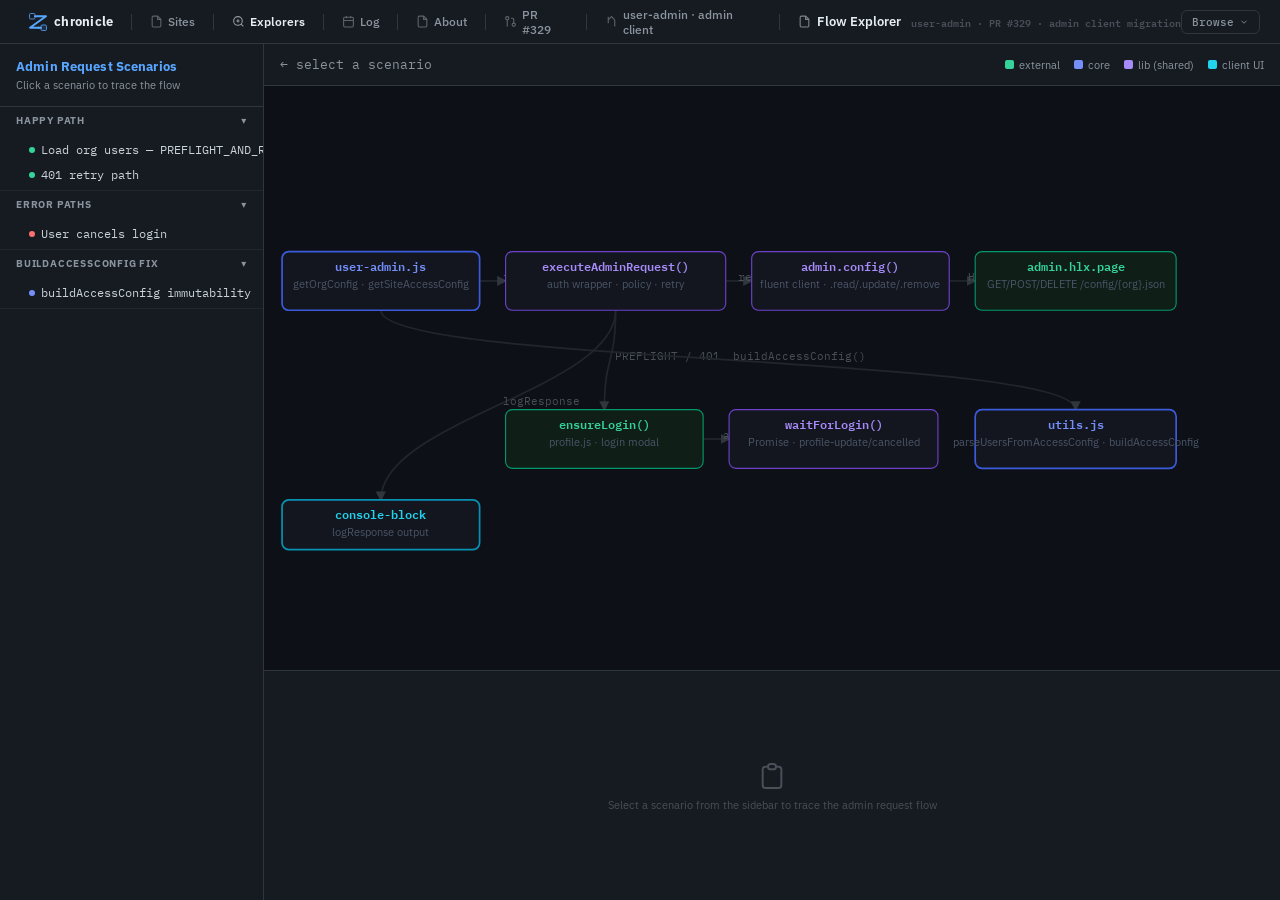
<file: tools/user-admin/flows.html>
<!DOCTYPE html>
<html lang="en">
<head>
<meta charset="UTF-8">
<meta name="viewport" content="width=device-width, initial-scale=1">
<title>user-admin · PR #329 · Flow Explorer</title>
<link rel="preconnect" href="https://fonts.googleapis.com">
<link rel="preconnect" href="https://fonts.gstatic.com" crossorigin>
<link href="https://fonts.googleapis.com/css2?family=IBM+Plex+Mono:wght@400;500;600&family=IBM+Plex+Sans:wght@400;500;600;700&display=swap" rel="stylesheet">
<style>
*{box-sizing:border-box;margin:0;padding:0}
body{font-family:'IBM Plex Sans',system-ui,sans-serif;background:#0d1117;color:#e6edf3;display:flex;flex-direction:column;height:100vh;overflow:hidden}


#workspace{flex:1;display:flex;overflow:hidden;min-height:0}

#sidebar{width:264px;min-width:264px;background:#161b22;border-right:1px solid #30363d;overflow-y:auto;display:flex;flex-direction:column}
#sidebar::-webkit-scrollbar{width:6px}
#sidebar::-webkit-scrollbar-track{background:transparent}
#sidebar::-webkit-scrollbar-thumb{background:#30363d;border-radius:3px}
#sidebar::-webkit-scrollbar-thumb:hover{background:#484f58}
#sidebar{scrollbar-width:thin;scrollbar-color:#30363d transparent}
#sidebar-hd{padding:14px 16px;border-bottom:1px solid #30363d}
#sidebar-hd h2{font-size:13px;font-weight:700;color:#58a6ff;letter-spacing:.01em}
#sidebar-hd p{font-size:11px;color:#8b949e;margin-top:3px}
.grp{border-bottom:1px solid #21262d}
.grp-hd{padding:7px 16px;font-size:10px;font-weight:700;text-transform:uppercase;letter-spacing:.08em;color:#8b949e;cursor:pointer;display:flex;justify-content:space-between;align-items:center;user-select:none}
.grp-hd:hover{background:#1c2128;color:#c9d1d9}
.grp-arrow{transition:transform .15s}
.grp.closed .grp-arrow{transform:rotate(-90deg)}
.grp.closed .grp-body{display:none}
.grp-body{padding:3px 0}
.cmd{padding:5px 14px 5px 26px;font-size:12px;font-family:'IBM Plex Mono',monospace;cursor:pointer;color:#c9d1d9;border-left:3px solid transparent;white-space:nowrap;overflow:hidden;text-overflow:ellipsis;display:flex;align-items:center;gap:6px}
.cmd:hover{background:#1c2128;color:#fff}
.cmd.on{background:#1c2840;color:#58a6ff;border-left-color:#58a6ff}
.cmd-dot{width:6px;height:6px;border-radius:50%;flex-shrink:0}

#main{flex:1;display:flex;flex-direction:column;overflow:hidden;min-width:0}
#toolbar{padding:8px 16px;background:#161b22;border-bottom:1px solid #30363d;display:flex;align-items:center;gap:16px;min-height:42px;flex-shrink:0}
#active-label{font-family:'IBM Plex Mono',monospace;font-size:13px;color:#7ee787;flex:1;min-width:0;overflow:hidden;text-overflow:ellipsis;white-space:nowrap}
#active-label .dim{color:#8b949e}
#legend{display:flex;gap:14px;font-size:11px;color:#8b949e;flex-shrink:0}
.leg{display:flex;align-items:center;gap:5px}
.leg-dot{width:9px;height:9px;border-radius:2px;flex-shrink:0}

#diagram-wrap{flex:1;overflow:hidden;position:relative}
svg#dg{display:block;width:100%;height:100%}

.nd rect{rx:6;ry:6;transition:fill .2s,stroke .2s,stroke-width .15s}
.nd text{pointer-events:none;transition:fill .2s}
.nd .lbl{font-family:'IBM Plex Mono',monospace;font-size:11px;font-weight:600}
.nd .sub{font-size:9.5px}

.nd-ext rect{fill:#0f1e17;stroke:#059669;stroke-width:1}
.nd-ext .lbl{fill:#34d399}
.nd-ext .sub{fill:#4a5568}
.nd-core rect{fill:#13161e;stroke:#3b5bdb;stroke-width:1.5}
.nd-core .lbl{fill:#748ffc}
.nd-core .sub{fill:#4a5568}
.nd-lib rect{fill:#13161e;stroke:#6e40c9;stroke-width:1}
.nd-lib .lbl{fill:#a78bfa}
.nd-lib .sub{fill:#4a5568}
.nd-client rect{fill:#13161e;stroke:#0891b2;stroke-width:1.5}
.nd-client .lbl{fill:#22d3ee}
.nd-client .sub{fill:#4a5568}
.nd-file rect{fill:#1e1a0f;stroke:#b45309;stroke-width:1}
.nd-file .lbl{fill:#fbbf24}
.nd-file .sub{fill:#4a5568}
.nd-new-badge{font-family:'IBM Plex Mono',monospace;font-size:8px;font-weight:700;fill:#7ee787}

.nd.hi rect{stroke-width:2.5;filter:drop-shadow(0 0 7px var(--glow))}
.nd-ext.hi rect{--glow:#34d399;fill:#0e2820;stroke:#34d399}
.nd-ext.hi .lbl{fill:#a7f3d0}
.nd-core.hi rect{--glow:#748ffc;fill:#1a2050;stroke:#748ffc}
.nd-core.hi .lbl{fill:#c7d2fe}
.nd-lib.hi rect{--glow:#a78bfa;fill:#1e1535;stroke:#a78bfa}
.nd-lib.hi .lbl{fill:#ddd6fe}
.nd-client.hi rect{--glow:#22d3ee;fill:#0f2733;stroke:#22d3ee}
.nd-client.hi .lbl{fill:#a5f3fc}
.nd-file.hi rect{--glow:#fbbf24;fill:#2a1e00;stroke:#fbbf24}
.nd-file.hi .lbl{fill:#fde68a}

.nd.dim rect{opacity:.3}
.nd.dim text{opacity:.25}

.edge{fill:none;stroke:#21262d;stroke-width:1.5;transition:stroke .25s,stroke-width .25s,opacity .25s}
.edge.hi{stroke-width:2.5}
.edge.hi-ext{stroke:#34d399}
.edge.hi-core{stroke:#748ffc}
.edge.hi-lib{stroke:#a78bfa}
.edge.hi-client{stroke:#22d3ee}
.edge.hi-file{stroke:#fbbf24}
.edge.dim{opacity:.15}
.edgelbl{font-family:'IBM Plex Mono',monospace;font-size:9.5px;fill:#484f58;pointer-events:none;transition:fill .25s,opacity .25s}
.edgelbl.hi{fill:#94a3b8;opacity:1}
.edgelbl.dim{opacity:.1}

#ann{flex-shrink:0;height:230px;min-height:230px;background:#161b22;border-top:1px solid #30363d;overflow-y:auto;padding:10px 14px}
#ann::-webkit-scrollbar{width:6px}
#ann::-webkit-scrollbar-track{background:transparent}
#ann::-webkit-scrollbar-thumb{background:#30363d;border-radius:3px}
#ann::-webkit-scrollbar-thumb:hover{background:#484f58}
#ann{scrollbar-width:thin;scrollbar-color:#30363d transparent}
#ann-title{font-size:10px;font-weight:700;text-transform:uppercase;letter-spacing:.08em;color:#8b949e;margin-bottom:8px;display:flex;justify-content:space-between;align-items:center;gap:12px}
#ann-title .result-badge{font-size:10px;font-weight:700;font-family:'IBM Plex Mono',monospace;padding:2px 8px;border-radius:4px;text-transform:none;letter-spacing:0}
.result-badge.positive{background:#0e2820;color:#34d399;border:1px solid #059669}
.result-badge.negative{background:#2d1515;color:#f87171;border:1px solid #991b1b}
.step{display:flex;gap:9px;padding:5px 7px;border-radius:5px;cursor:pointer;transition:background .1s}
.step:hover{background:#1c2128}
.step.on{background:#1c2840}
.step-n{min-width:20px;height:20px;border-radius:50%;background:#21262d;font-size:10px;font-weight:700;color:#8b949e;display:flex;align-items:center;justify-content:center;flex-shrink:0;margin-top:1px;transition:background .1s,color .1s}
.step.on .step-n{background:#1f4e79;color:#58a6ff}
.step-body{flex:1;min-width:0}
.step-pkgs{font-size:10.5px;font-family:'IBM Plex Mono',monospace;color:#58a6ff;margin-bottom:2px;white-space:nowrap;overflow:hidden;text-overflow:ellipsis}
.step-txt{font-size:11.5px;color:#c9d1d9;line-height:1.5}
.step-txt .before{color:#f87171;font-family:'IBM Plex Mono',monospace;font-size:10.5px;background:#2d1515;padding:1px 5px;border-radius:3px}
.step-txt .after{color:#34d399;font-family:'IBM Plex Mono',monospace;font-size:10.5px;background:#0e2820;padding:1px 5px;border-radius:3px}
.step-txt code{font-family:'IBM Plex Mono',monospace;font-size:10.5px;background:#21262d;padding:1px 5px;border-radius:3px;color:#e6edf3}
#empty{display:flex;flex-direction:column;align-items:center;justify-content:center;height:100%;gap:6px;color:#484f58}
#empty .tip{font-size:11px}
</style>
</head>
<body>

<div id="site-nav"></div>
<script type="module">
  import { buildNav } from '/scripts/chronicle-nav.js';
  buildNav(document.getElementById('site-nav'), [
    { label: 'PR #329', href: 'https://github.com/adobe/helix-tools-website/pull/329', icon: 'pr', target: '_blank' },
    { label: 'user-admin · admin client', href: 'https://github.com/adobe/helix-tools-website/tree/feat/user-admin-admin-client', icon: 'branch', target: '_blank' },
    { label: 'Flow Explorer', icon: 'page', current: true, subtitle: 'user-admin · PR #329 · admin client migration' },
  ]);
</script>

<div id="workspace">

<div id="sidebar">
  <div id="sidebar-hd">
    <h2>Admin Request Scenarios</h2>
    <p>Click a scenario to trace the flow</p>
  </div>
  <div id="cmd-tree"></div>
</div>

<div id="main">
  <div id="toolbar">
    <div id="active-label"><span class="dim">← select a scenario</span></div>
    <div id="legend">
      <div class="leg"><div class="leg-dot" style="background:#34d399"></div>external</div>
      <div class="leg"><div class="leg-dot" style="background:#748ffc"></div>core</div>
      <div class="leg"><div class="leg-dot" style="background:#a78bfa"></div>lib (shared)</div>
      <div class="leg"><div class="leg-dot" style="background:#22d3ee"></div>client UI</div>
    </div>
  </div>
  <div id="diagram-wrap">
    <svg id="dg" viewBox="0 0 900 320" preserveAspectRatio="xMidYMid meet">
      <defs>
        <marker id="arr"        markerWidth="6" markerHeight="6" refX="5" refY="3" orient="auto"><path d="M0,0 L0,6 L6,3 z" fill="#30363d"/></marker>
        <marker id="arr-ext"    markerWidth="6" markerHeight="6" refX="5" refY="3" orient="auto"><path d="M0,0 L0,6 L6,3 z" fill="#34d399"/></marker>
        <marker id="arr-core"   markerWidth="6" markerHeight="6" refX="5" refY="3" orient="auto"><path d="M0,0 L0,6 L6,3 z" fill="#748ffc"/></marker>
        <marker id="arr-lib"    markerWidth="6" markerHeight="6" refX="5" refY="3" orient="auto"><path d="M0,0 L0,6 L6,3 z" fill="#a78bfa"/></marker>
        <marker id="arr-client" markerWidth="6" markerHeight="6" refX="5" refY="3" orient="auto"><path d="M0,0 L0,6 L6,3 z" fill="#22d3ee"/></marker>
        <marker id="arr-file"   markerWidth="6" markerHeight="6" refX="5" refY="3" orient="auto"><path d="M0,0 L0,6 L6,3 z" fill="#fbbf24"/></marker>
      </defs>
      <g id="edges-layer"></g>
      <g id="nodes-layer"></g>
    </svg>
  </div>
  <div id="ann">
    <div id="empty">
      <svg width="32" height="32" fill="none" stroke="#484f58" stroke-width="1.5" viewBox="0 0 24 24"><path d="M9 5H7a2 2 0 00-2 2v12a2 2 0 002 2h10a2 2 0 002-2V7a2 2 0 00-2-2h-2M9 5a2 2 0 002 2h2a2 2 0 002-2M9 5a2 2 0 012-2h2a2 2 0 012 2"/></svg>
      <div class="tip">Select a scenario from the sidebar to trace the admin request flow</div>
    </div>
    <div id="steps" style="display:none"></div>
  </div>
</div>

</div>

<script>
const DATA = {

  nodes: [
    {
      id:"useradmin", x:16, y:48, w:175, h:52, type:"core",
      label:"user-admin.js",
      sub:"getOrgConfig · getSiteAccessConfig"
    },
    {
      id:"execadmin", x:214, y:48, w:195, h:52, type:"lib",
      label:"executeAdminRequest()",
      sub:"auth wrapper · policy · retry"
    },
    {
      id:"adminclient", x:432, y:48, w:175, h:52, type:"lib",
      label:"admin.config()",
      sub:"fluent client · .read/.update/.remove"
    },
    {
      id:"hlxpage", x:630, y:48, w:178, h:52, type:"ext",
      label:"admin.hlx.page",
      sub:"GET/POST/DELETE /config/{org}.json"
    },
    {
      id:"ensurelogin", x:214, y:188, w:175, h:52, type:"ext",
      label:"ensureLogin()",
      sub:"profile.js · login modal"
    },
    {
      id:"waitlogin", x:412, y:188, w:185, h:52, type:"lib",
      label:"waitForLogin()",
      sub:"Promise · profile-update/cancelled"
    },
    {
      id:"utils", x:630, y:188, w:178, h:52, type:"core",
      label:"utils.js",
      sub:"parseUsersFromAccessConfig · buildAccessConfig"
    },
    {
      id:"console-block", x:16, y:268, w:175, h:44, type:"client",
      label:"console-block",
      sub:"logResponse output"
    },
  ],

  edges: [
    {
      id:"e-ua-exec", from:"useradmin", to:"execadmin", color:"lib",
      label:"requestFn + policy"
    },
    {
      id:"e-exec-login", from:"execadmin", to:"ensurelogin", color:"ext",
      label:"PREFLIGHT / 401"
    },
    {
      id:"e-login-wait", from:"ensurelogin", to:"waitlogin", color:"lib",
      label:"await modal close"
    },
    {
      id:"e-exec-admin", from:"execadmin", to:"adminclient", color:"lib",
      label:"requestFn()"
    },
    {
      id:"e-admin-hlx", from:"adminclient", to:"hlxpage", color:"ext",
      label:"HTTP request"
    },
    {
      id:"e-ua-utils", from:"useradmin", to:"utils", color:"core",
      label:"buildAccessConfig()"
    },
    {
      id:"e-exec-console", from:"execadmin", to:"console-block", color:"client",
      label:"logResponse"
    },
  ],

  commands: [

    { group:"Happy Path", items:[

      { id:"preflight-load",
        label:"Load org users — PREFLIGHT_AND_RETRY",
        resultLabel:"users rendered", resultPositive:true,
        desc:"getOrgConfig calls executeAdminRequest with PREFLIGHT_AND_RETRY — login guaranteed before request fires",
        steps:[
          { nodes:["useradmin","execadmin"], edges:["e-ua-exec"],
            pkgs:"user-admin.js → executeAdminRequest(requestFn, { policy: PREFLIGHT_AND_RETRY })",
            txt:"<code>getOrgConfig(org)</code> calls <code>executeAdminRequest(() => admin.config({org}).read(), { org, policy: 'PREFLIGHT_AND_RETRY' })</code>. <span class='before'>Before PR #329: direct <code>fetch('https://admin.hlx.page/config/{org}.json')</code> with manual auth headers — no shared retry logic</span>" },
          { nodes:["execadmin","ensurelogin"], edges:["e-exec-login"],
            pkgs:"executeAdminRequest() → ensureLogin() [PREFLIGHT]",
            txt:"<code>PREFLIGHT_AND_RETRY</code> policy means <code>ensureLogin(org)</code> is called <em>before</em> the request fires. If the user is already logged in, <code>ensureLogin</code> resolves immediately as <code>true</code>. If not, the login modal is shown and the request waits." },
          { nodes:["execadmin","adminclient","hlxpage"], edges:["e-exec-admin","e-admin-hlx"],
            pkgs:"executeAdminRequest() → admin.config({org}).read() → admin.hlx.page",
            txt:"Login confirmed. <code>requestFn()</code> executes: <code>admin.config({org}).read()</code> builds the fluent request and issues <code>GET https://admin.hlx.page/config/{org}.json</code>. <span class='after'>After PR #329: all admin calls go through the shared fluent client — consistent auth headers, error handling, and response shape</span>" },
          { nodes:["execadmin","console-block"], edges:["e-exec-console"],
            pkgs:"executeAdminRequest() → logResponse → console-block",
            txt:"A successful 200 response is parsed and the users list is returned to <code>getOrgConfig</code>. <code>logResponse</code> writes the response summary to the <code>console-block</code> element in the UI. The user table is rendered." },
        ]
      },

      { id:"retry-401",
        label:"401 retry path",
        resultLabel:"retried + success", resultPositive:true,
        desc:"Request fires first under RETRY_ON_401 — 401 triggers login, then request retries",
        steps:[
          { nodes:["useradmin","execadmin"], edges:["e-ua-exec"],
            pkgs:"user-admin.js → executeAdminRequest(requestFn, { policy: RETRY_ON_401 })",
            txt:"<code>getSiteAccessConfig(org, site)</code> uses the default <code>RETRY_ON_401</code> policy. The request fires immediately without a preflight login check — better UX for users who are already authenticated." },
          { nodes:["execadmin","adminclient","hlxpage"], edges:["e-exec-admin","e-admin-hlx"],
            pkgs:"executeAdminRequest() → admin.config({org, site}).select(path).read()",
            txt:"The fluent admin call issues <code>GET https://admin.hlx.page/config/{org}/{site}.json</code>. The server returns <code>401 Unauthorized</code> — the session token has expired or was never set." },
          { nodes:["execadmin","ensurelogin","waitlogin"], edges:["e-exec-login","e-login-wait"],
            pkgs:"executeAdminRequest() 401 → ensureLogin() → waitForLogin()",
            txt:"<code>401</code> response triggers the retry branch. <code>ensureLogin(org)</code> shows the login modal. <code>waitForLogin(org)</code> returns a Promise that listens for <code>profile-update</code> (success) or <code>profile-cancelled</code> (user dismissed). Execution is suspended until one fires." },
          { nodes:["execadmin","adminclient","hlxpage","console-block"], edges:["e-exec-admin","e-admin-hlx","e-exec-console"],
            pkgs:"waitForLogin() resolves true → retry requestFn() → success",
            txt:"<code>profile-update</code> fires → <code>waitForLogin</code> resolves <code>true</code>. <code>executeAdminRequest</code> retries <code>requestFn()</code> with the refreshed session. The second call returns <code>200</code> — response logged to <code>console-block</code> and data returned to caller." },
        ]
      },

    ]},

    { group:"Error Paths", items:[

      { id:"cancel-login",
        label:"User cancels login",
        resultLabel:"null returned", resultPositive:true,
        desc:"Login modal dismissed — waitForLogin resolves false, executeAdminRequest returns null gracefully",
        steps:[
          { nodes:["execadmin","ensurelogin"], edges:["e-exec-login"],
            pkgs:"executeAdminRequest() → ensureLogin() — modal shown",
            txt:"Either PREFLIGHT path or a 401 retry causes <code>ensureLogin(org)</code> to show the login modal. The user clicks Cancel or presses Escape instead of completing authentication." },
          { nodes:["ensurelogin","waitlogin"], edges:["e-login-wait"],
            pkgs:"ensureLogin() → waitForLogin() — profile-cancelled",
            txt:"Dismissing the modal dispatches a <code>profile-cancelled</code> CustomEvent. <code>waitForLogin(org)</code> listens for both <code>profile-update</code> and <code>profile-cancelled</code> — whichever fires first resolves the Promise. Here it resolves with <code>false</code>." },
          { nodes:["execadmin"], edges:[],
            pkgs:"executeAdminRequest() — login false → return null",
            txt:"<code>waitForLogin</code> resolves <code>false</code>. <code>executeAdminRequest</code> checks the return value: <code>if (!loggedIn) return null</code>. The request is <em>not</em> retried. No error is thrown. <span class='after'>After PR #329: the caller receives null and can handle it cleanly — no uncaught promise rejection, no stale UI state</span>" },
          { nodes:["useradmin","console-block"], edges:["e-exec-console"],
            pkgs:"user-admin.js — null check → no crash",
            txt:"<code>getOrgConfig</code> and similar functions check for <code>null</code> return and exit early. The <code>console-block</code> may log a cancellation message. The UI remains in its previous state — no partial mutation, no blank crash screen." },
        ]
      },

    ]},

    { group:"buildAccessConfig Fix", items:[

      { id:"immutability",
        label:"buildAccessConfig immutability",
        resultLabel:"original preserved", resultPositive:true,
        desc:"Shallow clone prevents originalSiteAccess mutation — repeated saves no longer corrupt state",
        steps:[
          { nodes:["useradmin","utils"], edges:["e-ua-utils"],
            pkgs:"user-admin.js · updateSiteAccess() → buildAccessConfig(original, users)",
            txt:"<code>updateSiteAccess(org, site, users)</code> needs to build a new access config from the existing one plus the updated user list. It calls <code>buildAccessConfig(accessConfig.originalSiteAccess, users)</code> from <code>utils.js</code>. <span class='before'>Before PR #329: this function mutated <code>accessConfig.originalSiteAccess.admin.role = {}</code> directly — the in-memory object was modified in place</span>" },
          { nodes:["utils"], edges:[],
            pkgs:"utils.js · buildAccessConfig(original, users) — shallow clone",
            txt:"<span class='after'>After PR #329: <code>buildAccessConfig</code> opens with <code>const config = { ...original }</code> — a shallow clone. All mutations are applied to <code>config</code>, never to <code>original</code>.</span> <code>parseUsersFromAccessConfig(config)</code> is a pure read — it does not mutate either. Both functions are 100% unit-tested in <code>utils.test.js</code>." },
          { nodes:["useradmin","utils"], edges:["e-ua-utils"],
            pkgs:"updateSiteAccess() — first save",
            txt:"First call: <code>buildAccessConfig(original, newUsers)</code> returns a fresh config object. <code>original</code> is unchanged. The built config is sent to <code>admin.config({org, site}).update(config)</code>. Everything works as expected — same as before the bug when only saving once." },
          { nodes:["useradmin","utils","hlxpage"], edges:["e-ua-utils","e-admin-hlx"],
            pkgs:"updateSiteAccess() — second save (bug repro → fix)",
            txt:"<span class='before'>Before: second save reads <code>accessConfig.originalSiteAccess.admin.role</code> — already <code>{}</code> from the first mutation → stale/empty access config sent to API</span>. <span class='after'>After: <code>original</code> is untouched — second <code>buildAccessConfig(original, nextUsers)</code> starts from the same clean baseline, producing a correct config for every save</span>." },
        ]
      },

    ]},

  ],
};

// ── bootstrap ─────────────────────────────────────────────────
const SVG_NS = 'http://www.w3.org/2000/svg';
const nodeMap = {};
DATA.nodes.forEach(n => { nodeMap[n.id] = n; });

function svgEl(tag, attrs) {
  const el = document.createElementNS(SVG_NS, tag);
  for (const [k, v] of Object.entries(attrs)) el.setAttribute(k, v);
  return el;
}
function cx(n) { return n.x + n.w / 2; }

function edgePath(e, src, dst) {
  const x1 = cx(src) + (e.srcDx || 0), x2 = cx(dst) + (e.dstDx || 0);
  const srcBot = src.y + src.h, dstBot = dst.y + dst.h;
  // same vertical layer → horizontal arc
  if (Math.abs(src.y - dst.y) < 8) {
    const my = src.y + src.h / 2;
    if (src.x < dst.x) {
      return `M${src.x + src.w},${my} C${src.x + src.w + 22},${my} ${dst.x - 22},${my} ${dst.x},${my}`;
    }
    const ay = src.y - 32;
    return `M${src.x},${my} C${src.x - 34},${ay} ${dst.x + dst.w + 34},${ay} ${dst.x + dst.w},${my}`;
  }
  // upward edge: exit top of src, enter bottom of dst
  if (src.y >= dst.y) {
    const cp = Math.min(Math.abs(src.y - dstBot) * 0.55, 75);
    return `M${x1},${src.y} C${x1},${src.y - cp} ${x2},${dstBot + cp} ${x2},${dstBot}`;
  }
  // normal downward
  const cp = Math.min(Math.max((dst.y - srcBot) * 0.55, 20), 70);
  return `M${x1},${srcBot} C${x1},${srcBot + cp} ${x2},${dst.y - cp} ${x2},${dst.y}`;
}

// ── sidebar ────────────────────────────────────────────────────
const HAPPY_COLOR  = '#34d399';
const ERROR_COLOR  = '#f87171';
const FIX_COLOR    = '#748ffc';
const GROUP_COLORS = [HAPPY_COLOR, ERROR_COLOR, FIX_COLOR];

const tree = document.getElementById('cmd-tree');
DATA.commands.forEach((g, gi) => {
  const dotColor = GROUP_COLORS[gi] || '#8b949e';
  const div = document.createElement('div');
  div.className = 'grp';
  div.innerHTML = `<div class="grp-hd">${g.group}<span class="grp-arrow">▾</span></div><div class="grp-body"></div>`;
  const body = div.querySelector('.grp-body');
  g.items.forEach(cmd => {
    const el = document.createElement('div');
    el.className = 'cmd';
    el.dataset.id = cmd.id;
    el.innerHTML = `<span class="cmd-dot" style="background:${dotColor}"></span>${cmd.label}`;
    el.addEventListener('click', () => selectCmd(cmd.id));
    body.appendChild(el);
  });
  div.querySelector('.grp-hd').addEventListener('click', () => div.classList.toggle('closed'));
  tree.appendChild(div);
});

// ── nodes ──────────────────────────────────────────────────────
const nodesLayer = document.getElementById('nodes-layer');
DATA.nodes.forEach(n => {
  const g = svgEl('g', { class: `nd nd-${n.type}`, id: `nd-${n.id}` });
  const rect = svgEl('rect', { x: n.x, y: n.y, width: n.w, height: n.h, rx: 7, ry: 7 });
  g.appendChild(rect);
  if (n.label) {
    const lbl = svgEl('text', { x: cx(n), y: n.y + (n.sub ? 17 : 27), 'text-anchor': 'middle', class: 'lbl' });
    lbl.textContent = n.label;
    g.appendChild(lbl);
  }
  if (n.sub) {
    const sub = svgEl('text', { x: cx(n), y: n.y + 32, 'text-anchor': 'middle', class: 'sub' });
    sub.textContent = n.sub.length > 46 ? n.sub.slice(0, 44) + '…' : n.sub;
    g.appendChild(sub);
  }
  nodesLayer.appendChild(g);
});

// ── edges ──────────────────────────────────────────────────────
const edgesLayer = document.getElementById('edges-layer');
DATA.edges.forEach(e => {
  const src = nodeMap[e.from], dst = nodeMap[e.to];
  if (!src || !dst) return;
  const g = svgEl('g', { id: `ed-${e.id}` });
  const path = svgEl('path', { d: edgePath(e, src, dst), class: 'edge', 'marker-end': 'url(#arr)' });
  const lx = (cx(src) + (e.srcDx || 0) + cx(dst) + (e.dstDx || 0)) / 2 + 4;
  const my = (src.y + src.h + dst.y) / 2;
  const lbl = svgEl('text', { x: lx, y: my, class: 'edgelbl' });
  lbl.textContent = e.label;
  g.appendChild(path);
  g.appendChild(lbl);
  edgesLayer.appendChild(g);
});

// ── selection ──────────────────────────────────────────────────
let activeStepIdx = -1, currentCmd = null;

function allCmds() { return DATA.commands.flatMap(g => g.items); }

function selectCmd(id) {
  const cmd = allCmds().find(c => c.id === id);
  if (!cmd) return;
  currentCmd = cmd;
  activeStepIdx = -1;
  document.querySelectorAll('.cmd').forEach(el => el.classList.toggle('on', el.dataset.id === id));
  document.getElementById('active-label').innerHTML =
    `<span class="dim">scenario: </span>${cmd.label} <span class="dim">— ${cmd.desc}</span>`;
  resetDiagram();
  const allN = new Set(), allE = new Set();
  cmd.steps.forEach(s => { s.nodes.forEach(n => allN.add(n)); s.edges.forEach(e => allE.add(e)); });
  allN.forEach(nid => setNodeState(nid, 'hi'));
  allE.forEach(eid => setEdgeState(eid, true));
  DATA.nodes.forEach(n => { if (!allN.has(n.id)) setNodeState(n.id, 'dim'); });
  DATA.edges.forEach(e => { if (!allE.has(e.id)) setEdgeStateDim(e.id); });
  renderSteps(cmd);
  history.replaceState(null, '', '#scenario=' + id);
}

function resetDiagram() {
  DATA.nodes.forEach(n => {
    const g = document.getElementById(`nd-${n.id}`);
    if (g) { g.classList.remove('hi', 'dim'); }
  });
  DATA.edges.forEach(e => {
    const g = document.getElementById(`ed-${e.id}`);
    if (!g) return;
    g.querySelector('path').className.baseVal = 'edge';
    g.querySelector('path').setAttribute('marker-end', 'url(#arr)');
    const lbl = g.querySelector('text');
    if (lbl) lbl.className.baseVal = 'edgelbl';
  });
}

function setNodeState(nid, state) {
  const g = document.getElementById(`nd-${nid}`);
  if (!g) return;
  g.classList.remove('hi', 'dim');
  if (state) g.classList.add(state);
}

function setEdgeState(eid, active) {
  const ed = DATA.edges.find(e => e.id === eid);
  const g = document.getElementById(`ed-${eid}`);
  if (!g || !ed) return;
  if (active) {
    g.querySelector('path').className.baseVal = `edge hi hi-${ed.color}`;
    g.querySelector('path').setAttribute('marker-end', `url(#arr-${ed.color})`);
    const lbl = g.querySelector('text');
    if (lbl) lbl.className.baseVal = 'edgelbl hi';
  }
}

function setEdgeStateDim(eid) {
  const g = document.getElementById(`ed-${eid}`);
  if (!g) return;
  g.querySelector('path').className.baseVal = 'edge dim';
  const lbl = g.querySelector('text');
  if (lbl) lbl.className.baseVal = 'edgelbl dim';
}

function renderSteps(cmd) {
  document.getElementById('empty').style.display = 'none';
  const stepsEl = document.getElementById('steps');
  stepsEl.style.display = 'block';
  stepsEl.innerHTML = '';
  const title = document.createElement('div');
  title.id = 'ann-title';
  const badge = cmd.resultLabel
    ? `<span class="result-badge ${cmd.resultPositive ? 'positive' : 'negative'}">${cmd.resultLabel}</span>`
    : '';
  title.innerHTML = `<span>${cmd.label}</span>${badge}`;
  stepsEl.appendChild(title);
  cmd.steps.forEach((s, i) => {
    const row = document.createElement('div');
    row.className = 'step';
    row.dataset.idx = i;
    row.innerHTML = `<div class="step-n">${i + 1}</div><div class="step-body"><div class="step-pkgs">${s.pkgs}</div><div class="step-txt">${s.txt}</div></div>`;
    row.addEventListener('mouseenter', () => { if (activeStepIdx < 0) highlightStep(cmd, i); });
    row.addEventListener('mouseleave', () => { if (activeStepIdx < 0) highlightAll(cmd); });
    row.addEventListener('click', () => {
      activeStepIdx = activeStepIdx === i ? -1 : i;
      document.querySelectorAll('.step').forEach(el => el.classList.remove('on'));
      if (activeStepIdx >= 0) {
        document.querySelectorAll('.step')[activeStepIdx]?.classList.add('on');
        highlightStep(cmd, activeStepIdx);
      } else {
        highlightAll(cmd);
      }
    });
    stepsEl.appendChild(row);
  });
}

function highlightAll(cmd) {
  resetDiagram();
  const allN = new Set(), allE = new Set();
  cmd.steps.forEach(s => { s.nodes.forEach(n => allN.add(n)); s.edges.forEach(e => allE.add(e)); });
  allN.forEach(nid => setNodeState(nid, 'hi'));
  allE.forEach(eid => setEdgeState(eid, true));
  DATA.nodes.forEach(n => { if (!allN.has(n.id)) setNodeState(n.id, 'dim'); });
  DATA.edges.forEach(e => { if (!allE.has(e.id)) setEdgeStateDim(e.id); });
}

function highlightStep(cmd, idx) {
  const step = cmd.steps[idx];
  if (!step) return;
  const allN = new Set(cmd.steps.flatMap(s => s.nodes));
  const allE = new Set(cmd.steps.flatMap(s => s.edges));
  resetDiagram();
  DATA.nodes.forEach(n => { if (!allN.has(n.id)) setNodeState(n.id, 'dim'); });
  DATA.edges.forEach(e => { if (!allE.has(e.id)) setEdgeStateDim(e.id); });
  allN.forEach(nid => { if (!step.nodes.includes(nid)) setNodeState(nid, 'dim'); });
  allE.forEach(eid => { if (!step.edges.includes(eid)) setEdgeStateDim(eid); });
  step.nodes.forEach(nid => setNodeState(nid, 'hi'));
  step.edges.forEach(eid => setEdgeState(eid, true));
}

// open first group by default
document.querySelectorAll('.grp')[0]?.classList.remove('closed');

// ── deep-link: restore scenario from URL hash ──────────────────
(function () {
  const m = location.hash.match(/^#scenario=(.+)$/);
  if (m) selectCmd(decodeURIComponent(m[1]));
})();

window.addEventListener('popstate', () => {
  const m = location.hash.match(/^#scenario=(.+)$/);
  if (m) selectCmd(decodeURIComponent(m[1]));
});
</script>
</body>
</html>
</file>
